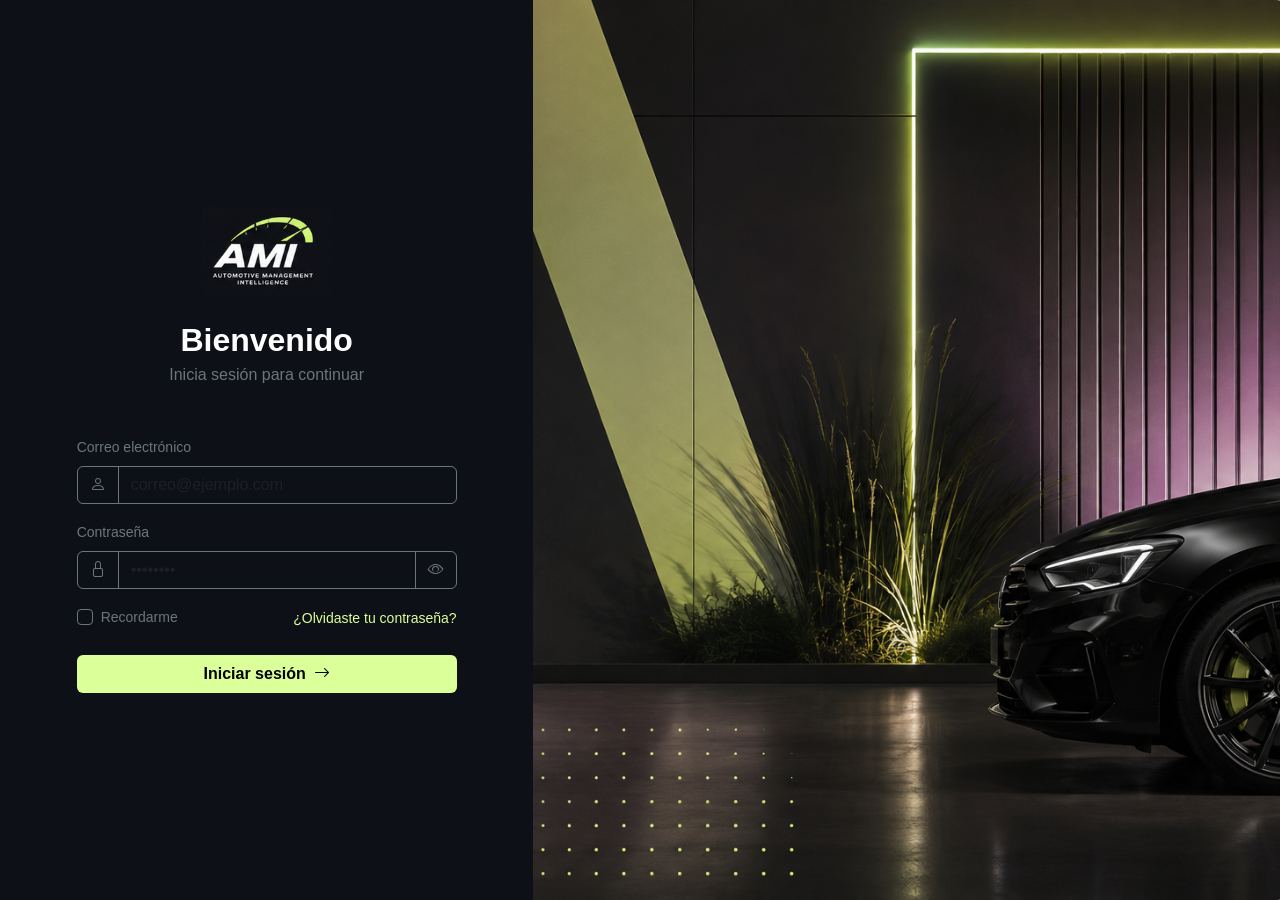
<file: Fronted/Login.html>
<!DOCTYPE html>
<html lang="es">
<head>
    <meta charset="UTF-8">
    <meta name="viewport" content="width=device-width, initial-scale=1.0">
    <title>AMI - Iniciar Sesión</title>
    <!-- Bootstrap CSS -->
    <link href="https://cdn.jsdelivr.net/npm/bootstrap@5.3.2/dist/css/bootstrap.min.css" rel="stylesheet">
    <!-- Bootstrap Icons -->
    <link rel="stylesheet" href="https://cdn.jsdelivr.net/npm/bootstrap-icons@1.11.1/font/bootstrap-icons.css">
    <!-- CSS Personalizado -->
    <link rel="stylesheet" href="CSS/style.css">
</head>
<body style="background-color: #0d1117; color: white;">

    <div class="container-fluid vh-100 p-0">
        <div class="row g-0 h-100">
<!-- Sección del Formulario (Izquierda) -->
<div class="col-12 col-lg-5 d-flex flex-column justify-content-center px-4">
    
    <!-- Contenedor centralizado con un ancho máximo (mx-auto centra el bloque) -->
    <div class="w-100 mx-auto" style="max-width: 380px;">
        
        <!-- LOGO CENTRADO (usando text-center) -->
        <div class="text-center mb-4">
            <img src="Assets/Logo_Ami.png" alt="AMI Logo" style="max-width: 140px;">
        </div>
        
        <!-- TEXTOS CENTRADOS (usando text-center) -->
        <div class="text-center mb-5">
            <h2 class="fw-bold mb-1">Bienvenido</h2>
            <p class="text-secondary">Inicia sesión para continuar</p>
        </div>

        <!-- FORMULARIO -->
        <form id="form-login">
            <div class="mb-3">
                <label class="form-label text-secondary small">Correo electrónico</label>
                <div class="input-group">
                    <span class="input-group-text bg-transparent border-secondary text-secondary"><i class="bi bi-person"></i></span>
                    <input type="email" class="form-control bg-transparent border-secondary text-white shadow-none" placeholder="correo@ejemplo.com" required>
                </div>
            </div>

            <div class="mb-3">
    <label class="form-label text-secondary small">Contraseña</label>
    <div class="input-group">
        <span class="input-group-text bg-transparent border-secondary text-secondary"><i class="bi bi-lock"></i></span>
        <!-- Agregamos id="password" -->
        <input type="password" id="password" class="form-control bg-transparent border-secondary text-white shadow-none" placeholder="••••••••" required>
        <!-- Agregamos id="togglePassword" y cursor pointer -->
        <span class="input-group-text bg-transparent border-secondary text-secondary" id="togglePassword" style="cursor: pointer;">
            <i class="bi bi-eye" id="iconoOjo"></i>
        </span>
    </div>
</div>

            <div class="d-flex justify-content-between align-items-center mb-4">
                <div class="form-check">
                    <input type="checkbox" class="form-check-input bg-transparent border-secondary shadow-none" id="recordarme">
                    <label class="form-check-label text-secondary small" for="recordarme">Recordarme</label>
                </div>
                <a href="#" class="text-decoration-none small" style="color: #DBFF99;" data-bs-toggle="modal" data-bs-target="#modalRecuperar">¿Olvidaste tu contraseña?</a>
            </div>

            <button type="submit" class="btn w-100 fw-bold d-flex justify-content-center align-items-center" style="background-color: #DBFF99; color: #000;">
                Iniciar sesión <i class="bi bi-arrow-right ms-2"></i>
            </button>
        </form>
    </div>
    
</div>

           <!-- Sección de la Imagen (Derecha) usando Background CSS -->
            <div class="col-lg-7 d-none d-lg-block p-0 h-100" 
            style="background-image: url('Assets/Login_Ami.png'); 
            background-size: cover; 
            background-position: center; 
            background-repeat: no-repeat;">
            </div>

    <!-- Script para redirigir al Dashboard -->
    <script>
        document.getElementById('form-login').addEventListener('submit', function(e) {
            e.preventDefault(); // Evita que recargue la página
            // Redirige a tu página de inicio
            window.location.href = 'index.html';
        });
    </script>
    <script>
    // 1. Funcionalidad para ver / ocultar contraseña
    const togglePassword = document.getElementById('togglePassword');
    const passwordInput = document.getElementById('password');
    const iconoOjo = document.getElementById('iconoOjo');

    togglePassword.addEventListener('click', function () {
        // Verificamos si el tipo actual es password y lo cambiamos a text (o viceversa)
        const type = passwordInput.getAttribute('type') === 'password' ? 'text' : 'password';
        passwordInput.setAttribute('type', type);

        // Cambiamos el icono del ojo abierto al ojo tachado (slash) y viceversa
        iconoOjo.classList.toggle('bi-eye');
        iconoOjo.classList.toggle('bi-eye-slash');
    });

    // 2. Funcionalidad para redirigir al Dashboard
    document.getElementById('form-login').addEventListener('submit', function(e) {
        e.preventDefault(); 
        window.location.href = 'index.html';
    });
</script>
</body>
</html>
</file>
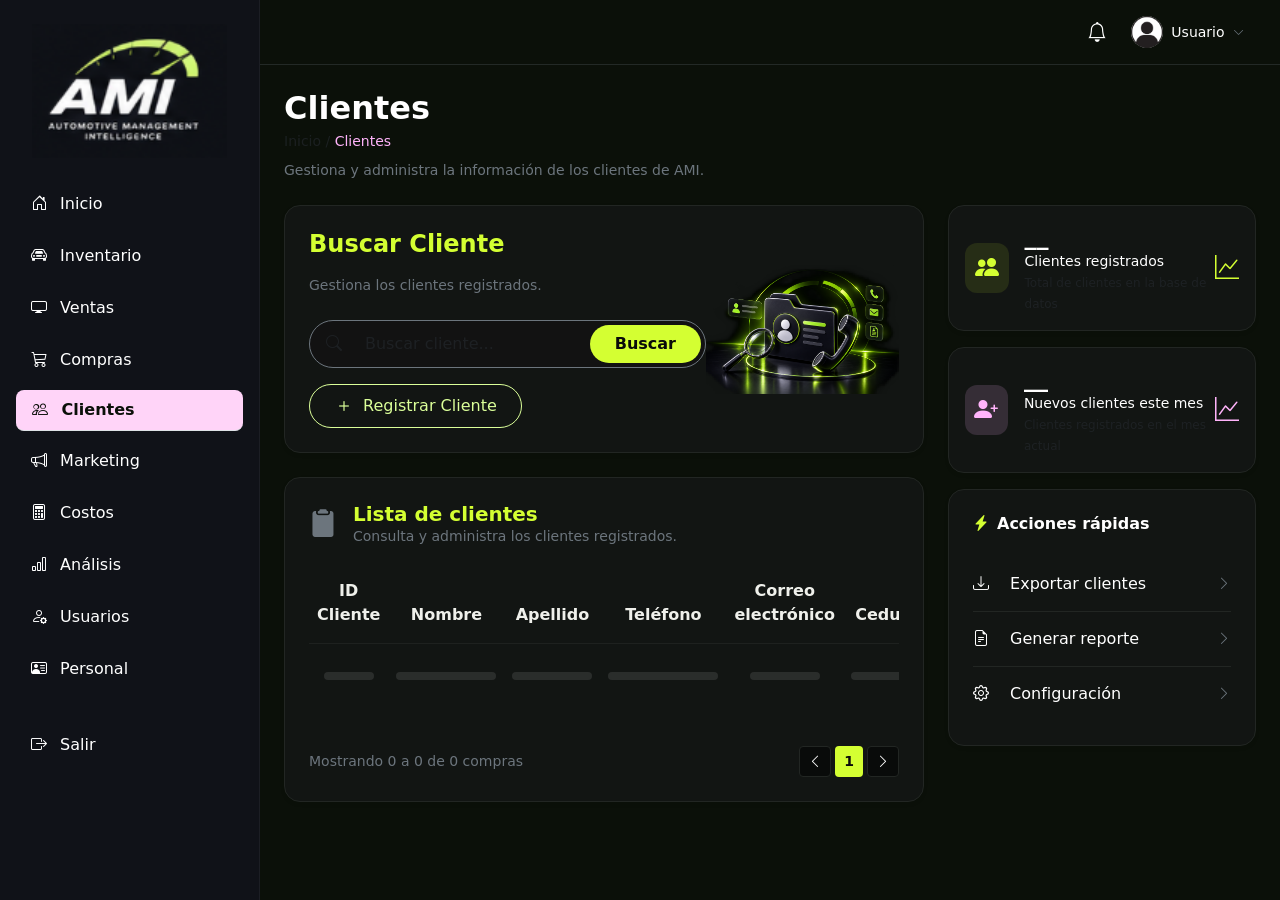
<file: Fronted/Pages/clientes.html>
<!DOCTYPE html>
<html lang="es">
<head>
    <meta charset="UTF-8">
    <meta name="viewport" content="width=device-width, initial-scale=1.0">
    <title>AMI - Clientes</title>
    <!-- Bootstrap CSS -->
    <link href="https://cdn.jsdelivr.net/npm/bootstrap@5.3.2/dist/css/bootstrap.min.css" rel="stylesheet">
    <!-- Bootstrap Icons -->
    <link rel="stylesheet" href="https://cdn.jsdelivr.net/npm/bootstrap-icons@1.11.1/font/bootstrap-icons.css">
    <link rel="stylesheet" href="../CSS/style.css">
     <style>
         /* Paleta de colores exacta según el diseño */
        body { background-color: #0B1009; color: #EFF0EB; font-family: system-ui, -apple-system, sans-serif; }
        .card-custom { background-color: #121810; border: 1px solid rgba(255, 255, 255, 0.05); }
        .bg-sidebar { background-color: #101218; border-right: 1px solid rgba(255, 255, 255, 0.05); }
        
        .text-neon-green { color: #DBFF99 !important; }
        .bg-neon-green { background-color: #eaebe7 !important; color: #0B1009 !important; }
        .text-neon-pink { color: #FFD4F8 !important; }
        .bg-neon-pink { background-color: #FFD4F8 !important; color: #0B1009 !important; }
        
        /* Controles de formulario y botones */
        .form-control-dark { background-color: #1A2218; border: 1px solid rgba(255,255,255,0.1); color: #EFF0EB; }
        .form-control-dark:focus { background-color: #1A2218; color: #EFF0EB; border-color: #DBFF99; box-shadow: none; }
        .btn-outline-green { border: 1px solid #DBFF99; color: #DBFF99; }
        .btn-outline-green:hover { background-color: rgba(219, 255, 153, 0.1); color: #DBFF99; }
        
        /* Tabla personalizada */
        .table-dark-custom { --bs-table-bg: transparent; --bs-table-color: #EFF0EB; --bs-table-border-color: rgba(255,255,255,0.05); }
        .table-dark-custom th { font-weight: 600; color: #EFF0EB; border-bottom: 1px solid rgba(255,255,255,0.05); padding-bottom: 1rem; }
        .table-dark-custom td { padding: 1rem 0.5rem; vertical-align: middle; border-bottom: none; }
        
        /* Elementos vacíos de la tabla (las barritas grises del diseño) */
        .placeholder-line { display: inline-block; width: 60%; height: 8px; background-color: rgba(255, 255, 255, 0.1); border-radius: 4px; }
        
       /* Menú lateral */
        .sidebar-link { color: #EFF0EB; transition: 0.2s; }
        .sidebar-link:hover { background-color: rgba(16, 18, 24); }
       .sidebar-active { background-color: #FFD4F8; color: #0B1009 !important; font-weight: bold; }
        
        /* Enlaces de acciones rápidas */
        .action-link { text-decoration: none; color: #EFF0EB; transition: 0.2s; }
        .action-link:hover { color: #DBFF99; }
        
        /* Paginación */
        .page-btn { background-color: #101218; border: 1px solid rgba(16, 18, 24); color: #EFF0EB; width: 32px; height: 32px; display: flex; align-items: center; justify-content: center; border-radius: 6px; cursor: pointer;}
        .page-btn.active { background-color: #DBFF99; color: #101218; border-color: #DBFF99; font-weight: bold; }
         .page-btn.active {
            background-color: var(--neon-purple);
            border-color: var(--neon-purple);
            box-shadow: 0 0 10px var(--neon-purple-glow);
        }

        .page-btn {
            width: 32px;
            height: 32px;
            display: inline-flex;
            align-items: center;
            justify-content: center;
            border-radius: 8px;
            background-color: var(--bg-input);
            border: 1px solid var(--border-subtle);
            color: #FFF;
            font-size: 0.85rem;
            text-decoration: none;
        }

        .icon-box-purple { background: rgba(168, 85, 247, 0.15); color: var(--neon-purple); }
        .icon-box-lime { background: rgba(163, 230, 53, 0.15); color: var(--neon-lime); }
        .icon-box-blue { background: rgba(56, 189, 248, 0.15); color: var(--neon-blue); }
        .icon-box-dark { background: rgba(255, 255, 255, 0.05); color: var(--text-muted-custom); }

        .icon-box {
            width: 44px;
            height: 44px;
            border-radius: 12px;
            display: flex;
            align-items: center;
            justify-content: center;
            font-size: 1.2rem;
            flex-shrink: 0;
        }

         .table-custom {
            --bs-table-bg: transparent;
            --bs-table-color: #F9FAFB;
            --bs-table-border-color: var(--border-subtle);
        }

        .table-custom th {
            color: var(--text-muted-custom);
            font-weight: 500;
            font-size: 0.82rem;
            border-bottom-width: 1px;
        }

        .table-custom td {
            padding: 0.9rem 0.5rem;
            font-size: 0.88rem;
        }

        .badge-finalizada {
            border: 1px solid #4B5563;
            color: #9CA3AF;
            background: rgba(75, 85, 99, 0.15);
            font-weight: 500;
            padding: 0.35em 0.8em;
        }

        .badge-activa {
            border: 1px solid var(--neon-lime);
            color: var(--neon-lime);
            background: rgba(163, 230, 53, 0.08);
            font-weight: 500;
            padding: 0.35em 0.8em;
        }

        .badge-programada {
            border: 1px solid var(--neon-purple);
            color: #D8B4FE;
            background: rgba(168, 85, 247, 0.1);
            font-weight: 500;
            padding: 0.35em 0.8em;
        }

        .form-control-dark {
            background-color: var(--bg-input);
            border: 1px solid var(--border-subtle);
            color: #FFF;
            border-radius: 10px;
        }

        .form-control-dark::placeholder {
            color: #6B7280;
        }

        .form-control-dark:focus {
            background-color: var(--bg-input);
            color: #FFF;
            border-color: var(--neon-purple);
            box-shadow: 0 0 10px var(--neon-purple-glow);
        }
        .btn-neon-lime:hover {
            transform: translateY(-1px);
            box-shadow: 0 0 18px var(--neon-lime-glow);
        }

        .btn-purple {
            background-color: var(--neon-purple) !important;
            color: #FFF !important;
            font-weight: 600;
            border: none;
            box-shadow: 0 0 12px var(--neon-purple-glow);
        }

        .btn-purple:hover {
            background-color: #9333EA !important;
            box-shadow: 0 0 18px var(--neon-purple-glow);
        }

        .text-subhead {
            color: var(--text-muted-custom) !important;
        }

        .text-banner-desc {
            color: var(--text-banner-sub) !important;
        }

        /* Botones */
        .btn-neon-lime {
            background-color: var(--neon-lime) !important;
            color: #07060B !important;
            font-weight: 700;
            border: none;
            box-shadow: 0 0 12px var(--neon-lime-glow);
            transition: all 0.2s ease;
        }

        .hero-banner {
            background: linear-gradient(135deg, #1D1035 0%, #0F1019 70%);
            border: 1px solid rgba(168, 85, 247, 0.25);
            border-radius: 20px;
            position: relative;
            overflow: hidden;
        }

        .hero-banner::after {
            content: '';
            position: absolute;
            top: -50%;
            right: -10%;
            width: 300px;
            height: 300px;
            background: radial-gradient(circle, var(--neon-purple-glow) 0%, transparent 70%);
            pointer-events: none;
        }

        .dark-card {
            background-color: var(--bg-card);
            border: 1px solid var(--border-subtle);
            border-radius: 18px;
            transition: transform 0.2s ease, box-shadow 0.2s ease;
        }

        .sidebar-active-pink {
            background-color: var(--pink-soft) !important;
            color: #07060B !important;
            font-weight: 700;
            box-shadow: 0 0 12px var(--pink-soft-glow);
        }

        .sidebar-promo-card {
            background: linear-gradient(135deg, #1C132B 0%, #0F1019 100%);
            border: 1px solid rgba(229, 143, 229, 0.2);
            border-radius: 16px;
        }

        #sidebar-wrapper {
            width: 250px;
            min-height: 100vh;
            background-color: var(--bg-sidebar);
            border-right: 1px solid var(--border-subtle);
        }
        :root {
            --bg-main: #07060B;
            --bg-card: #0F1019;
            --bg-card-hover: #151724;
            --bg-sidebar: #0B0C12;
            --bg-input: #161722;
            
            /* Rosa bajo sólido para botones activos */
            --pink-soft: #E58FE5;
            --pink-soft-glow: rgba(229, 143, 229, 0.25);
            
            --neon-purple: #A855F7;
            --neon-purple-glow: rgba(168, 85, 247, 0.35);
            --neon-lime: #A3E635;
            --neon-lime-glow: rgba(163, 230, 53, 0.35);
            --neon-blue: #38BDF8;
            
            --border-subtle: rgba(255, 255, 255, 0.08);
            --text-muted-custom: #A1A1AA; 
            --text-banner-sub: #CBD5E1;   
        } 
        
    </style>
</head>
<body>
    <div class="d-flex" id="wrapper">
        
        <!-- Sidebar (Menú Lateral) -->
        <div class="sidebar" id="sidebar-wrapper" style="background-color: #101218; border-right: 1px solid rgba(255, 255, 255, 0.05); width: 250px;">
            <div class="sidebar-heading text-center py-4">
                <img src="../Assets/Logo_Ami.png" alt="AMI Logo" class="img-fluid w-75">
            </div>
            <div class="list-group list-group-flush px-3 sidebar-menu">
                <a href="../index.html" class="list-group-item list-group-item-action sidebar-link rounded-3 mb-2 bg-transparent">
                    <i class="bi bi-house-door me-2"></i> Inicio
                </a>
                <a href="inventario.html" class="list-group-item list-group-item-action sidebar-link rounded-3 mb-2 bg-transparent">
                    <i class="bi bi-car-front me-2"></i> Inventario
                </a>
                <a href="ventas.html" class="list-group-item list-group-item-action sidebar-link rounded-3 mb-2 bg-transparent">
                    <i class="bi bi-display me-2"></i> Ventas
                </a>
                <a href="compras.html" class="list-group-item list-group-item-action sidebar-link rounded-3 mb-2 bg-transparent">
                    <i class="bi bi-cart3 me-2"></i> Compras
                </a>
                <!-- Active Tab: Clientes (Rosa) -->
                <a href="clientes.html" class="list-group-item list-group-item-action sidebar-active rounded-3 mb-2">
                    <i class="bi bi-people me-2"></i> Clientes
                </a>
                <a href="marketing.html" class="list-group-item list-group-item-action sidebar-link rounded-3 mb-2 bg-transparent">
                    <i class="bi bi-megaphone me-2"></i> Marketing
                </a>
                <a href="Costos.html" class="list-group-item list-group-item-action sidebar-link rounded-3 mb-2">
                    <i class="bi bi-calculator me-2"></i> Costos
                </a>
                <a href="reportes.html" class="list-group-item list-group-item-action sidebar-link rounded-3 mb-2 bg-transparent">
                    <i class="bi bi-bar-chart me-2"></i> Análisis
                </a>
                <a href="usuarios.html" class="list-group-item list-group-item-action sidebar-link rounded-3 mb-2 bg-transparent">
                    <i class="bi bi-person-gear me-2"></i> Usuarios
                </a>
                <a href="recursosHumanos.html" class="list-group-item list-group-item-action sidebar-link rounded-3 mb-2">
                    <i class="bi bi-person-vcard me-2"></i> Personal
                </a>
                
                <div class="mt-4 mb-3">
                    <a href="#" class="list-group-item list-group-item-action sidebar-link rounded-3 bg-transparent">
                        <i class="bi bi-box-arrow-right me-2"></i> Salir
                    </a>
                </div>
            </div>
        </div>
        
        <div class="flex-grow-1 overflow-auto" style="height: 100vh;">     
            <!-- Navbar Superior -->
            <!-- Navbar Superior -->
           <nav class="navbar navbar-expand-lg navbar-dark bg-transparent py-3 px-4 border-bottom border-secondary border-opacity-25">
                <div class="container-fluid">
                    <div class="ms-auto d-flex align-items-center">
                        <div class="position-relative me-4 cursor-pointer text-white">
                            <i class="bi bi-bell fs-5"></i>
                        </div>
                        <!-- Usuario -->
                        <div class="d-flex align-items-center cursor-pointer text-white">
                            <img src="../Assets/User.jpg" alt="Usuario" class="rounded-circle me-2" style="width: 32px; height: 32px; object-fit: cover;">
                            <span class="small">Usuario <i class="bi bi-chevron-down ms-1 text-secondary" style="font-size: 0.8em;"></i></span>
                        </div>
                    </div>
                </div>
            </nav>
            
            <div class="container-fluid px-4 py-4">
                <!-- Encabezado de la página -->
                <div class="mb-4 text-white">
                    <h2 class="fw-bold mb-1">Clientes</h2>
                    <p class="text-muted small mb-2">Inicio / <span class="text-pink">Clientes</span></p>
                    <p class="text-secondary small">Gestiona y administra la información de los clientes de AMI.</p>
                </div>

                <div class="row g-4">
                    <div class="col-xl-8 col-lg-7">
                        
                        <div class="card dark-card border-0 rounded-4 shadow-sm mb-4 position-relative overflow-hidden">
                            <div class="card-body p-4 d-flex justify-content-between align-items-center">
                               <div class="w-60 position-relative" style="z-index: 2;">
                                <h4 class="text-neon fw-bold mb-3">Buscar Cliente</h4>
                                <p class="text-secondary small mb-4">Gestiona los clientes registrados.</p><div class="d-flex align-items-center gap-3 flex-wrap">
                                <div class="input-group flex-grow-1 border border-secondary rounded-pill" style="max-width: 450px; background-color: #121212;">
                                    <span class="input-group-text bg-transparent border-0 text-muted rounded-start-pill ps-3">
                                        <i class="bi bi-search"></i>
                                    </span>
                                    <input type="text" class="form-control bg-transparent border-0 text-white shadow-none" placeholder="Buscar cliente...">
                                    <button class="btn btn-neon rounded-pill px-4 fw-bold m-1" type="button">
                                        Buscar
                                    </button>
                                    </div>
        
                                    <button class="btn btn-outline-green rounded-pill px-4" data-bs-toggle="modal" data-bs-target="#modalCliente">
                                     <i class="bi bi-plus fs-5 align-middle me-1"></i> Registrar Cliente
                                    </button>
                                    </div>
                                </div>
                                <div class="w-40 text-end position-relative" style="z-index: 1;">
                                    <img src="../Assets/Clientes.png" alt="Iconos de clientes" class="img-fluid" style="max-height: 200px;">
                                </div>
                            </div>
                        </div>

                        <!-- Tarjeta Tabla -->
                        <div class="card dark-card border-0 rounded-4 shadow-sm">
                            <div class="card-body p-4">
                                <div class="d-flex justify-content-between align-items-center mb-4">
                                    <div class="d-flex align-items-center">
                                        <i class="bi bi-clipboard2-fill fs-3 text-secondary me-3"></i>
                                        <div>
                                            <h5 class="text-neon fw-bold mb-0">Lista de clientes</h5>
                                            <p class="text-secondary small mb-0">Consulta y administra los clientes registrados.</p>
                                        </div>
                                    </div>
                                </div>

                                <!-- Cabeceras de Tabla -->
                                <div class="table-responsive">
                                     <table class="table table-dark-custom mb-4">
                                        <thead>
                                            <tr>
                                                <th class="text-center">ID Cliente</th>
                                                <th class="text-center">Nombre</th>
                                                <th class="text-center">Apellido</th>
                                                <th class="text-center">Teléfono</th>
                                                <th class="text-center">Correo electrónico</th>
                                                <th class="text-center">Cedula</th>
                                                <th class="text-center">Acciones</th>
                                            </tr>
                                        </thead>
                                        <tbody>
                                            <!-- Fila Activo -->
                                            <tr>
                                                <td class="text-center"><span class="placeholder-line" style="width: 50px;"></span></td>
                                                <td class="text-center"><span class="placeholder-line" style="width: 100px;"></span></td>
                                                <td class="text-center"><span class="placeholder-line" style="width: 80px;"></span></td>
                                                <td class="text-center"><span class="placeholder-line" style="width: 110px;"></span></td>
                                                <td class="text-center"><span class="placeholder-line" style="width: 70px;"></span></td>
                                                <td class="text-center"><span class="placeholder-line" style="width: 70px;"></span></td>
                                                <td class="text-center">
                                                    <div class="dropdown">
                                                        <button class="btn btn-link text-secondary p-0 border-0" type="button" data-bs-toggle="dropdown" aria-expanded="false">
                                                            <i class="bi bi-three-dots-vertical fs-5"></i>
                                                        </button>
                                                        <ul class="dropdown-menu dropdown-menu-dark dropdown-menu-dark-custom shadow-sm">
                                                            <li><a class="dropdown-item text-white" href="#"><i class="bi bi-pencil-square me-2 text-neon"></i> Editar</a></li>
                                                            <li><hr class="dropdown-divider border-secondary opacity-25 my-1"></li>
                                                            <li><a class="dropdown-item text-danger" href="#"><i class="bi bi-trash me-2"></i> Eliminar</a></li>
                                                        </ul>
                                                    </div>
                                                </td>
                                            </tr>                                         
                                        </tbody>
                                    </table>
                                </div>
                               <div class="d-flex justify-content-between align-items-center mt-3 text-secondary small">
                                    <span>Mostrando 0 a 0 de 0 compras</span>
                                    <div class="d-flex pagination-dark">
                                        <button class="btn btn-sm btn-dark-page me-1"><i class="bi bi-chevron-left"></i></button>
                                        <button class="btn btn-sm btn-page-active me-1">1</button>
                                        <button class="btn btn-sm btn-dark-page"><i class="bi bi-chevron-right"></i></button>
                                    </div>
                                </div>
                            </div>
                        </div>
                    </div>

                    <!-- Columna Derecha (Estadísticas y Acciones) -->
                    <div class="col-xl-4 col-lg-5">
                        <div class="card dark-card border-0 rounded-4 shadow-sm mb-3">
                            <div class="card-body p-3 d-flex align-items-center">
                                <div class="stat-icon bg-icon-green text-neon me-3"><i class="bi bi-people-fill fs-4"></i></div>
                                <div>
                                    <h4 class="text-white mb-0 fw-bold">__</h4>
                                    <p class="text-secondary small mb-0 text-white">Clientes registrados <br><span class="text-muted" style="font-size: 0.75rem;">Total de clientes en la base de datos</span></p>
                                </div>
                                <div class="ms-auto"><i class="bi bi-graph-up text-neon fs-4"></i></div>
                            </div>
                        </div>

                        <div class="card dark-card border-0 rounded-4 shadow-sm mb-3">
                            <div class="card-body p-3 d-flex align-items-center">
                                <div class="stat-icon bg-icon-pink text-pink me-3"><i class="bi bi-person-plus-fill fs-4"></i></div>
                                <div>
                                    <h4 class="text-white mb-0 fw-bold">__</h4>
                                    <p class="text-secondary small mb-0 text-white">Nuevos clientes este mes <br><span class="text-muted" style="font-size: 0.75rem;">Clientes registrados en el mes actual</span></p>
                                </div>
                                <div class="ms-auto"><i class="bi bi-graph-up text-pink fs-4"class="bi bi-graph-up text-neon fs-4"></i></div>
                            </div>
                        </div>

                        <!-- Acciones Rápidas -->
                        <div class="card dark-card border-0 rounded-4 shadow-sm p-2">
                            <div class="card-body">
                                <h6 class="text-white fw-bold mb-4"><i class="bi bi-lightning-charge-fill text-neon me-2"></i>Acciones rápidas</h6>
                                <div class="list-group list-group-flush dark-list">
                                    <a href="#" class="list-group-item list-group-item-action d-flex justify-content-between align-items-center">
                                        <span><i class="bi bi-download me-3"></i> Exportar clientes</span> <i class="bi bi-chevron-right text-secondary small"></i>
                                    </a>
                                    <a href="#" class="list-group-item list-group-item-action d-flex justify-content-between align-items-center">
                                        <span><i class="bi bi-file-earmark-text me-3"></i> Generar reporte</span> <i class="bi bi-chevron-right text-secondary small"></i>
                                    </a>
                                    <a href="#" class="list-group-item list-group-item-action d-flex justify-content-between align-items-center border-bottom-0">
                                        <span><i class="bi bi-gear me-3"></i> Configuración</span> <i class="bi bi-chevron-right text-secondary small"></i>
                                    </a>
                                </div>
                            </div>
                        </div>
                    </div>
                    
                </div>
            </div>
        </div>
    </div>
     <div class="modal fade" id="modalCliente" tabindex="-1" aria-hidden="true">
    <div class="modal-dialog modal-dialog-centered">
        <div class="modal-content card-custom text-white">
            <div class="modal-header border-bottom border-secondary border-opacity-25">
                <h5 class="modal-title fw-bold"><i class="bi bi-display text-neon-green me-2"></i>Gestión de compras</h5>
                <button type="button" class="btn-close btn-close-white" data-bs-dismiss="modal" aria-label="Close"></button>
            </div>
            <div class="modal-body">
                <form>
                    <div class="row g-3">
                        <div class="col-md-12">
                            <label class="form-label small text-secondary">ID del cliente (Autogenerado)</label>
                            <input type="text" class="form-control form-control-dark" placeholder="XXXX" readonly>
                        </div>
                        <div class="col-md-6">
                            <label class="form-label small text-secondary">Nombre</label>
                            <input type="text" class="form-control form-control-dark" placeholder="Nombre del cliente">
                        </div>
                        <div class="col-md-6">
                            <label class="form-label small text-secondary">Apellido</label>
                            <input type="text" class="form-control form-control-dark" placeholder="Apellido del cliente">
                        </div>
                        <div class="col-md-6">
                            <label class="form-label small text-secondary">Telefono</label>
                            <input type="text" class="form-control form-control-dark" placeholder="Telefono del cliente">
                        </div>
                       <div class="col-md-6">
                            <label class="form-label small text-secondary">Correo Electronico</label>
                            <input type="text" class="form-control form-control-dark" placeholder="Correo del cliente">
                        </div>
                        <div class="col-md-6">
                            <label class="form-label small text-secondary">cedula</label>
                            <input type="text" class="form-control form-control-dark" placeholder="cedula del cliente">
                        </div><div class="col-6">
                                <label class="form-label small text-subhead">Fecha de registro</label>
                                <input type="date" class="form-control form-control-dark" required>
                            </div>
                        <div class="modal-footer border-top border-secondary border-opacity-25">
                    <button type="button" class="btn border-secondary text-white rounded-pill px-4" data-bs-dismiss="modal">Cancelar</button>
                    <button type="button" class="btn bg-neon-green fw-bold rounded-pill px-4 text-dark">Guardar Cliente</button>
                </div>
                    </div>

    <script src="https://cdn.jsdelivr.net/npm/bootstrap@5.3.2/dist/js/bootstrap.bundle.min.js"></script>
</body>
</html>
</file>
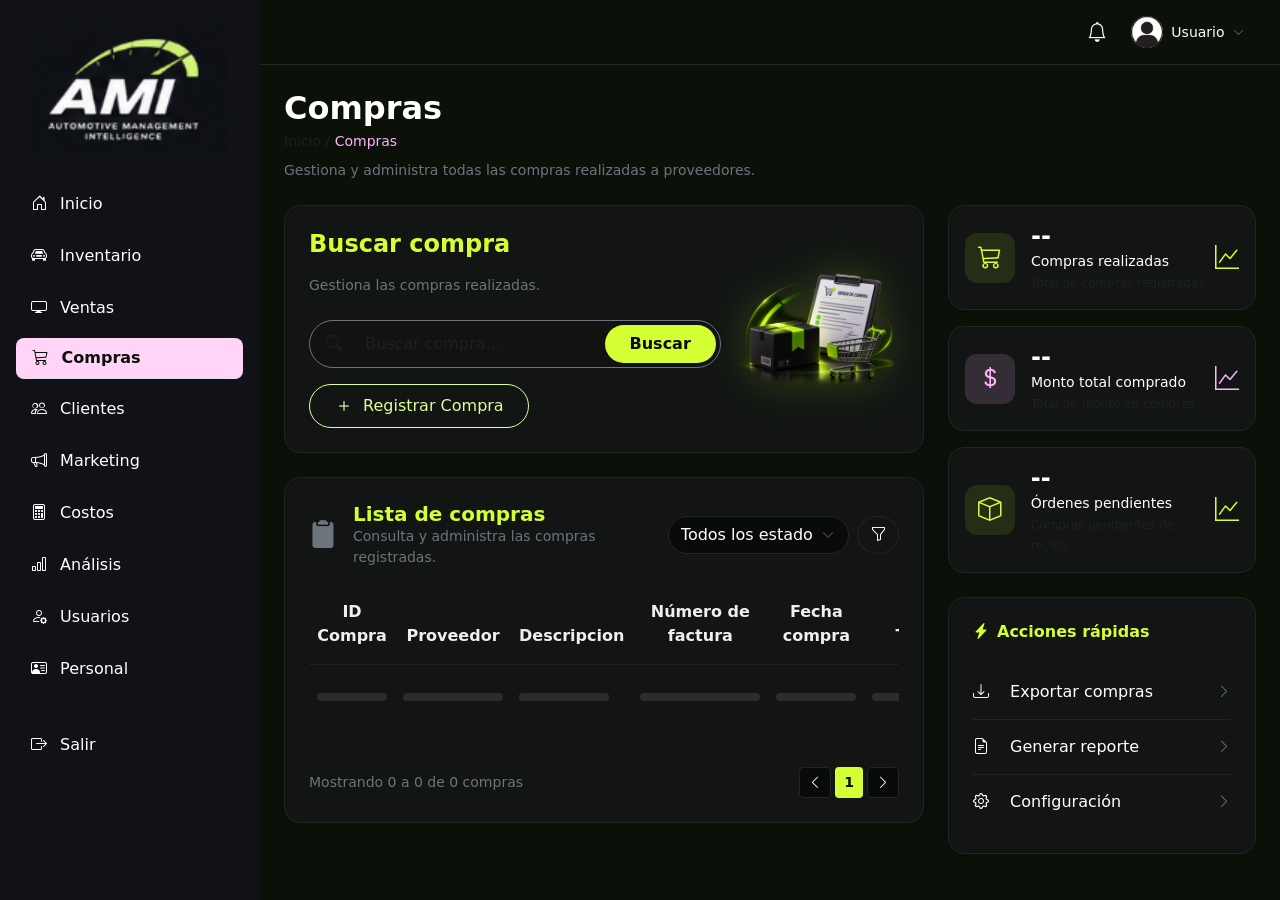
<file: Fronted/Pages/compras.html>
<!DOCTYPE html>
<html lang="es">
<head>
    <meta charset="UTF-8">
    <meta name="viewport" content="width=device-width, initial-scale=1.0">
    <title>AMI - Compras</title>
    <!-- Bootstrap CSS -->
    <link href="https://cdn.jsdelivr.net/npm/bootstrap@5.3.2/dist/css/bootstrap.min.css" rel="stylesheet">
    <!-- Bootstrap Icons -->
    <link rel="stylesheet" href="https://cdn.jsdelivr.net/npm/bootstrap-icons@1.11.1/font/bootstrap-icons.css">
    <link rel="stylesheet" href="../CSS/style.css">
    <style>
         /* Paleta de colores exacta según el diseño */
        body { background-color: #0B1009; color: #EFF0EB; font-family: system-ui, -apple-system, sans-serif; }
        .card-custom { background-color: #121810; border: 1px solid rgba(255, 255, 255, 0.05); }
        .bg-sidebar { background-color: #101218; border-right: 1px solid rgba(255, 255, 255, 0.05); }
        
        .text-neon-green { color: #DBFF99 !important; }
        .bg-neon-green { background-color: #eaebe7 !important; color: #0B1009 !important; }
        .text-neon-pink { color: #FFD4F8 !important; }
        .bg-neon-pink { background-color: #FFD4F8 !important; color: #0B1009 !important; }
        
        /* Controles de formulario y botones */
        .form-control-dark { background-color: #1A2218; border: 1px solid rgba(255,255,255,0.1); color: #EFF0EB; }
        .form-control-dark:focus { background-color: #1A2218; color: #EFF0EB; border-color: #DBFF99; box-shadow: none; }
        .btn-outline-green { border: 1px solid #DBFF99; color: #DBFF99; }
        .btn-outline-green:hover { background-color: rgba(219, 255, 153, 0.1); color: #DBFF99; }
        
        /* Tabla personalizada */
        .table-dark-custom { --bs-table-bg: transparent; --bs-table-color: #EFF0EB; --bs-table-border-color: rgba(255,255,255,0.05); }
        .table-dark-custom th { font-weight: 600; color: #EFF0EB; border-bottom: 1px solid rgba(255,255,255,0.05); padding-bottom: 1rem; }
        .table-dark-custom td { padding: 1rem 0.5rem; vertical-align: middle; border-bottom: none; }
        
        /* Elementos vacíos de la tabla (las barritas grises del diseño) */
        .placeholder-line { display: inline-block; width: 60%; height: 8px; background-color: rgba(255, 255, 255, 0.1); border-radius: 4px; }
        
       /* Menú lateral */
        .sidebar-link { color: #EFF0EB; transition: 0.2s; }
        .sidebar-link:hover { background-color: rgba(16, 18, 24); }
       .sidebar-active { background-color: #FFD4F8; color: #0B1009 !important; font-weight: bold; }
        
        /* Enlaces de acciones rápidas */
        .action-link { text-decoration: none; color: #EFF0EB; transition: 0.2s; }
        .action-link:hover { color: #DBFF99; }
        
        /* Paginación */
        .page-btn { background-color: #101218; border: 1px solid rgba(16, 18, 24); color: #EFF0EB; width: 32px; height: 32px; display: flex; align-items: center; justify-content: center; border-radius: 6px; cursor: pointer;}
        .page-btn.active { background-color: #DBFF99; color: #101218; border-color: #DBFF99; font-weight: bold; }
         .page-btn.active {
            background-color: var(--neon-purple);
            border-color: var(--neon-purple);
            box-shadow: 0 0 10px var(--neon-purple-glow);
        }

        .page-btn {
            width: 32px;
            height: 32px;
            display: inline-flex;
            align-items: center;
            justify-content: center;
            border-radius: 8px;
            background-color: var(--bg-input);
            border: 1px solid var(--border-subtle);
            color: #FFF;
            font-size: 0.85rem;
            text-decoration: none;
        }

        .icon-box-purple { background: rgba(168, 85, 247, 0.15); color: var(--neon-purple); }
        .icon-box-lime { background: rgba(163, 230, 53, 0.15); color: var(--neon-lime); }
        .icon-box-blue { background: rgba(56, 189, 248, 0.15); color: var(--neon-blue); }
        .icon-box-dark { background: rgba(255, 255, 255, 0.05); color: var(--text-muted-custom); }

        .icon-box {
            width: 44px;
            height: 44px;
            border-radius: 12px;
            display: flex;
            align-items: center;
            justify-content: center;
            font-size: 1.2rem;
            flex-shrink: 0;
        }

         .table-custom {
            --bs-table-bg: transparent;
            --bs-table-color: #F9FAFB;
            --bs-table-border-color: var(--border-subtle);
        }

        .table-custom th {
            color: var(--text-muted-custom);
            font-weight: 500;
            font-size: 0.82rem;
            border-bottom-width: 1px;
        }

        .table-custom td {
            padding: 0.9rem 0.5rem;
            font-size: 0.88rem;
        }

        .badge-finalizada {
            border: 1px solid #4B5563;
            color: #9CA3AF;
            background: rgba(75, 85, 99, 0.15);
            font-weight: 500;
            padding: 0.35em 0.8em;
        }

        .badge-activa {
            border: 1px solid var(--neon-lime);
            color: var(--neon-lime);
            background: rgba(163, 230, 53, 0.08);
            font-weight: 500;
            padding: 0.35em 0.8em;
        }

        .badge-programada {
            border: 1px solid var(--neon-purple);
            color: #D8B4FE;
            background: rgba(168, 85, 247, 0.1);
            font-weight: 500;
            padding: 0.35em 0.8em;
        }

        .form-control-dark {
            background-color: var(--bg-input);
            border: 1px solid var(--border-subtle);
            color: #FFF;
            border-radius: 10px;
        }

        .form-control-dark::placeholder {
            color: #6B7280;
        }

        .form-control-dark:focus {
            background-color: var(--bg-input);
            color: #FFF;
            border-color: var(--neon-purple);
            box-shadow: 0 0 10px var(--neon-purple-glow);
        }
        .btn-neon-lime:hover {
            transform: translateY(-1px);
            box-shadow: 0 0 18px var(--neon-lime-glow);
        }

        .btn-purple {
            background-color: var(--neon-purple) !important;
            color: #FFF !important;
            font-weight: 600;
            border: none;
            box-shadow: 0 0 12px var(--neon-purple-glow);
        }

        .btn-purple:hover {
            background-color: #9333EA !important;
            box-shadow: 0 0 18px var(--neon-purple-glow);
        }

        .text-subhead {
            color: var(--text-muted-custom) !important;
        }

        .text-banner-desc {
            color: var(--text-banner-sub) !important;
        }

        /* Botones */
        .btn-neon-lime {
            background-color: var(--neon-lime) !important;
            color: #07060B !important;
            font-weight: 700;
            border: none;
            box-shadow: 0 0 12px var(--neon-lime-glow);
            transition: all 0.2s ease;
        }

        .hero-banner {
            background: linear-gradient(135deg, #1D1035 0%, #0F1019 70%);
            border: 1px solid rgba(168, 85, 247, 0.25);
            border-radius: 20px;
            position: relative;
            overflow: hidden;
        }

        .hero-banner::after {
            content: '';
            position: absolute;
            top: -50%;
            right: -10%;
            width: 300px;
            height: 300px;
            background: radial-gradient(circle, var(--neon-purple-glow) 0%, transparent 70%);
            pointer-events: none;
        }

        .dark-card {
            background-color: var(--bg-card);
            border: 1px solid var(--border-subtle);
            border-radius: 18px;
            transition: transform 0.2s ease, box-shadow 0.2s ease;
        }

        .sidebar-active-pink {
            background-color: var(--pink-soft) !important;
            color: #07060B !important;
            font-weight: 700;
            box-shadow: 0 0 12px var(--pink-soft-glow);
        }

        .sidebar-promo-card {
            background: linear-gradient(135deg, #1C132B 0%, #0F1019 100%);
            border: 1px solid rgba(229, 143, 229, 0.2);
            border-radius: 16px;
        }

        #sidebar-wrapper {
            width: 250px;
            min-height: 100vh;
            background-color: var(--bg-sidebar);
            border-right: 1px solid var(--border-subtle);
        }
        :root {
            --bg-main: #07060B;
            --bg-card: #0F1019;
            --bg-card-hover: #151724;
            --bg-sidebar: #0B0C12;
            --bg-input: #161722;
            
            /* Rosa bajo sólido para botones activos */
            --pink-soft: #E58FE5;
            --pink-soft-glow: rgba(229, 143, 229, 0.25);
            
            --neon-purple: #A855F7;
            --neon-purple-glow: rgba(168, 85, 247, 0.35);
            --neon-lime: #A3E635;
            --neon-lime-glow: rgba(163, 230, 53, 0.35);
            --neon-blue: #38BDF8;
            
            --border-subtle: rgba(255, 255, 255, 0.08);
            --text-muted-custom: #A1A1AA; 
            --text-banner-sub: #CBD5E1;   
        } 
        
    </style>
</head>
<body>
     <div class="d-flex" id="wrapper">
        
        <!-- Sidebar (Menú Lateral) -->
        
        <div class="sidebar" id="sidebar-wrapper" style="background-color: #101218; border-right: 1px solid rgba(16, 18, 24);">
            <div class="sidebar-heading text-center py-4">
                <img src="../Assets/Logo_Ami.png" alt="AMI Logo" class="img-fluid w-75">
            </div>
            <div class="list-group list-group-flush px-3 sidebar-menu">
                <!-- Enlace al Inicio -->
                <a href="../index.html" class="list-group-item list-group-item-action sidebar-link rounded-3 mb-2 text-white bg-transparent">
                    <i class="bi bi-house-door me-2"></i> Inicio
                </a>
                <!-- Active Tab: Inventario -->
                <a href="inventario.html" class="list-group-item list-group-item-action sidebar-link rounded-3 mb-2 text-white bg-transparent">
                    <i class="bi bi-car-front me-2"></i> Inventario
                </a>
                <a href="ventas.html" class="list-group-item list-group-item-action sidebar-link rounded-3 mb-2 text-white bg-transparent">
                    <i class="bi bi-display me-2"></i> Ventas
                </a>
                <a href="compras.html" class="list-group-item list-group-item-action sidebar-active rounded-3 mb-2">
                    <i class="bi bi-cart3 me-2"></i> Compras
                </a>
                <a href="clientes.html" class="list-group-item list-group-item-action sidebar-link rounded-3 mb-2 text-white bg-transparent">
                    <i class="bi bi-people me-2"></i> Clientes
                </a>
                <a href="marketing.html" class="list-group-item list-group-item-action sidebar-link rounded-3 mb-2 text-white bg-transparent">
                    <i class="bi bi-megaphone me-2"></i> Marketing
                </a>
                <a href="Costos.html" class="list-group-item list-group-item-action sidebar-link rounded-3 mb-2">
                    <i class="bi bi-calculator me-2"></i> Costos
                </a>
                <a href="reportes.html" class="list-group-item list-group-item-action sidebar-link rounded-3 mb-2 text-white bg-transparent">
                    <i class="bi bi-bar-chart me-2"></i> Análisis
                </a>
                <a href="usuarios.html" class="list-group-item list-group-item-action sidebar-link rounded-3 mb-2 text-white bg-transparent">
                    <i class="bi bi-person-gear me-2"></i> Usuarios
                </a>
                <a href="recursosHumanos.html" class="list-group-item list-group-item-action sidebar-link rounded-3 mb-2">
                    <i class="bi bi-person-vcard me-2"></i> Personal
                </a>
                
                <div class="mt-4 mb-3">
                    <a href="#" class="list-group-item list-group-item-action sidebar-link rounded-3 text-white bg-transparent">
                        <i class="bi bi-box-arrow-right me-2"></i> Salir
                    </a>
                </div>
            </div>
        </div>
            <div class="flex-grow-1 overflow-auto">     
            <!-- Navbar Superior -->
           <nav class="navbar navbar-expand-lg navbar-dark bg-transparent py-3 px-4 border-bottom border-secondary border-opacity-25">
                <div class="container-fluid">
                    <div class="ms-auto d-flex align-items-center">
                        <div class="position-relative me-4 cursor-pointer text-white">
                            <i class="bi bi-bell fs-5"></i>
                        </div>
                        <!-- Usuario -->
                        <div class="d-flex align-items-center cursor-pointer text-white">
                            <img src="../Assets/User.jpg" alt="Usuario" class="rounded-circle me-2" style="width: 32px; height: 32px; object-fit: cover;">
                            <span class="small">Usuario <i class="bi bi-chevron-down ms-1 text-secondary" style="font-size: 0.8em;"></i></span>
                        </div>
                    </div>
                </div>
            </nav>
           <div class="container-fluid px-4 py-4">
                <!-- Encabezado de la página -->
                <div class="mb-4 text-white">
                    <h2 class="fw-bold mb-1">Compras</h2>
                    <p class="text-muted small mb-2">Inicio / <span class="text-pink">Compras</span></p>
                    <p class="text-secondary small">Gestiona y administra todas las compras realizadas a proveedores.</p>
                </div>

                <div class="row g-4">
                    <!-- Columna Izquierda (Buscador y Tabla) -->
                    <div class="col-xl-8 col-lg-7">
                        <div class="card dark-card border-0 rounded-4 shadow-sm mb-4 position-relative overflow-hidden">
                            <div class="card-body p-4 d-flex justify-content-between align-items-center">
                                <div class="w-60 position-relative" style="z-index: 2;">
                                <h4 class="text-neon fw-bold mb-3">Buscar compra</h4>
                                <p class="text-secondary small mb-4">Gestiona las compras realizadas.</p><div class="d-flex align-items-center gap-3 flex-wrap">
                                <div class="input-group flex-grow-1 border border-secondary rounded-pill" style="max-width: 450px; background-color: #121212;">
                                    <span class="input-group-text bg-transparent border-0 text-muted rounded-start-pill ps-3">
                                        <i class="bi bi-search"></i>
                                    </span>
                                    <input type="text" class="form-control bg-transparent border-0 text-white shadow-none" placeholder="Buscar compra...">
                                    <button class="btn btn-neon rounded-pill px-4 fw-bold m-1" type="button">
                                        Buscar
                                    </button>
                        </div>
                                <button class="btn btn-outline-green rounded-pill px-4" data-bs-toggle="modal" data-bs-target="#modalCompra">
                                    <i class="bi bi-plus fs-5 align-middle me-1"></i> Registrar Compra
                                </button>
                            </div>
                        </div>
                                <div class="w-40 text-end position-relative z-index-1">
                                    <img src="../Assets/Compras.png" alt="Caja y Carrito" class="img-fluid hero-illustration">
                                </div>
                            </div>
                        </div>

                        <!-- Tarjeta Tabla -->
                        <div class="card dark-card border-0 rounded-4 shadow-sm">
                            <div class="card-body p-4">
                                <div class="d-flex justify-content-between align-items-center mb-4">
                                    <div class="d-flex align-items-center">
                                        <i class="bi bi-clipboard2-fill fs-3 text-secondary me-3"></i>
                                        <div>
                                            <h5 class="text-neon fw-bold mb-0">Lista de compras</h5>
                                            <p class="text-secondary small mb-0">Consulta y administra las compras registradas.</p>
                                        </div>
                                    </div>
                                    <div class="d-flex">
                                        <select class="form-select dark-select rounded-pill me-2 text-white">
                                            <option>Todos los estados</option>
                                            <option>Completado</option>
                                            <option>Pendiente</option>
                                        </select>
                                        <button class="btn btn-dark-outline rounded-circle"><i class="bi bi-funnel"></i></button>
                                    </div>
                                </div>
                                <!-- Cabeceras de Tabla -->
                                <div class="table-responsive">
                                     <table class="table table-dark-custom mb-4">
                                        <thead>
                                            <tr>
                                                <th class="text-center">ID Compra</th>
                                                <th class="text-center">Proveedor</th>
                                                <th class="text-center">Descripcion</th>
                                                <th class="text-center">Número de factura</th>
                                                <th class="text-center">Fecha compra</th>
                                                <th class="text-center">Total</th>
                                                <th class="text-center">Estado</th>
                                                <th class="text-center">Acciones</th>
                                            </tr>
                                        </thead>                                       
                                    <tbody>
                                        <tr>
                                        <td><span class="placeholder-line" style="width: 70px;"></span></td>
                                        <td><span class="placeholder-line" style="width: 100px;"></span></td>
                                        <td><span class="placeholder-line" style="width: 90px;"></span></td>
                                        <td><span class="placeholder-line" style="width: 120px;"></span></td>
                                        <td><span class="placeholder-line" style="width: 80px;"></span></td>
                                        <td><span class="placeholder-line" style="width: 90px;"></span></td>
                                        <td><span class="placeholder-line" style="width: 90px;"></span></td>
                                        <td class="text-center">
                                                    <div class="dropdown">
                                                        <button class="btn btn-link text-secondary p-0 border-0" type="button" data-bs-toggle="dropdown" aria-expanded="false">
                                                            <i class="bi bi-three-dots-vertical fs-5"></i>
                                                        </button>
                                                        <ul class="dropdown-menu dropdown-menu-dark dropdown-menu-dark-custom shadow-sm">
                                                            <li><a class="dropdown-item text-white" href="#"><i class="bi bi-pencil-square me-2 text-neon"></i> Editar</a></li>
                                                            <li><hr class="dropdown-divider border-secondary opacity-25 my-1"></li>
                                                            <li><a class="dropdown-item text-danger" href="#"><i class="bi bi-trash me-2"></i> Eliminar</a></li>
                                                        </ul>
                                                    </div>
                                                </td>
                                        </tr>
                                    </tbody>
                            </div>
                                </table>
                            </div>
                                
                                <div class="d-flex justify-content-between align-items-center mt-3 text-secondary small">
                                    <span>Mostrando 0 a 0 de 0 compras</span>
                                    <div class="d-flex pagination-dark">
                                        <button class="btn btn-sm btn-dark-page me-1"><i class="bi bi-chevron-left"></i></button>
                                        <button class="btn btn-sm btn-page-active me-1">1</button>
                                        <button class="btn btn-sm btn-dark-page"><i class="bi bi-chevron-right"></i></button>
                                    </div>
                                </div>
                            </div>
                        </div>
                    </div>

                    <!-- Columna Derecha (Estadísticas y Acciones) -->
                    <div class="col-xl-4 col-lg-5">                       
                        <!-- Mini Tarjetas (Stats) -->
                        <div class="card dark-card border-0 rounded-4 shadow-sm mb-3">
                            <div class="card-body p-3 d-flex align-items-center">
                                <div class="stat-icon bg-icon-green text-neon me-3"><i class="bi bi-cart3 fs-4"></i></div>
                                <div>
                                    <h4 class="text-white mb-0 fw-bold">--</h4>
                                    <p class="text-secondary small mb-0 text-white">Compras realizadas <br><span class="text-muted" style="font-size: 0.75rem;">Total de compras registradas</span></p>
                                </div>
                                <div class="ms-auto"><i class="bi bi-graph-up text-neon fs-4"></i></div>
                            </div>
                        </div>

                        <div class="card dark-card border-0 rounded-4 shadow-sm mb-3">
                            <div class="card-body p-3 d-flex align-items-center">
                                <div class="stat-icon bg-icon-pink text-pink me-3"><i class="bi bi-currency-dollar fs-4"></i></div>
                                <div>
                                    <h4 class="text-white mb-0 fw-bold">--</h4>
                                    <p class="text-secondary small mb-0 text-white">Monto total comprado <br><span class="text-muted" style="font-size: 0.75rem;">Total de monto en compras</span></p>
                                </div>
                                <div class="ms-auto"><i class="bi bi-graph-up text-pink fs-4"></i></div>
                            </div>
                        </div>

                        <div class="card dark-card border-0 rounded-4 shadow-sm mb-4">
                            <div class="card-body p-3 d-flex align-items-center">
                                <div class="stat-icon bg-icon-green text-neon me-3"><i class="bi bi-box fs-4"></i></div>
                                <div>
                                    <h4 class="text-white mb-0 fw-bold">--</h4>
                                    <p class="text-secondary small mb-0 text-white">Órdenes pendientes <br><span class="text-muted" style="font-size: 0.75rem;">Compras pendientes de recibir</span></p>
                                </div>
                                <div class="ms-auto"><i class="bi bi-graph-up text-neon fs-4"></i></div>
                            </div>
                        </div>

                        <!-- Acciones Rápidas -->
                        <div class="card dark-card border-0 rounded-4 shadow-sm p-2">
                            <div class="card-body">
                                <h6 class="text-neon fw-bold mb-4"><i class="bi bi-lightning-charge-fill me-2"></i>Acciones rápidas</h6>
                                <div class="list-group list-group-flush dark-list">
                                    <a href="#" class="list-group-item list-group-item-action d-flex justify-content-between align-items-center">
                                        <span><i class="bi bi-download me-3"></i> Exportar compras</span> <i class="bi bi-chevron-right text-secondary small"></i>
                                    </a>
                                    <a href="#" class="list-group-item list-group-item-action d-flex justify-content-between align-items-center">
                                        <span><i class="bi bi-file-earmark-text me-3"></i> Generar reporte</span> <i class="bi bi-chevron-right text-secondary small"></i>
                                    </a>
                                    <a href="#" class="list-group-item list-group-item-action d-flex justify-content-between align-items-center border-bottom-0">
                                        <span><i class="bi bi-gear me-3"></i> Configuración</span> <i class="bi bi-chevron-right text-secondary small"></i>
                                    </a>
                                </div>
                            </div>
                        </div>
                    </div>
                    
                </div>
            </div>
        </div>
    </div>

     <div class="modal fade" id="modalCompra" tabindex="-1" aria-hidden="true">
    <div class="modal-dialog modal-dialog-centered">
        <div class="modal-content card-custom text-white">
            <div class="modal-header border-bottom border-secondary border-opacity-25">
                <h5 class="modal-title fw-bold"><i class="bi bi-display text-neon-green me-2"></i>Gestión de compras</h5>
                <button type="button" class="btn-close btn-close-white" data-bs-dismiss="modal" aria-label="Close"></button>
            </div>
            <div class="modal-body">
                <form>
                    <div class="row g-3">
                        <div class="col-md-12">
                            <label class="form-label small text-secondary">ID de Compra (Autogenerado)</label>
                            <input type="text" class="form-control form-control-dark" placeholder="XXXX" readonly>
                        </div>
                        <div class="col-md-6">
                            <label class="form-label small text-secondary">Proveedor</label>
                            <input type="text" class="form-control form-control-dark" placeholder="Nombre del proveedor">
                        </div>
                        <div class="col-md-6">
                            <label class="form-label small text-secondary">Descripcion</label>
                            <input type="text" class="form-control form-control-dark" placeholder="Descripcion de la compra">
                        </div>
                        <div class="col-md-6">
                            <label class="form-label small text-secondary">Fecha de compra</label>
                            <input type="date" class="form-control form-control-dark">
                        </div>
                        <div class="col-md-6">
                            <label class="form-label small text-secondary">Número de Factura</label>
                            <input type="number" class="form-control form-control-dark" placeholder="Ej. 10450">
                        </div>
                        <div class="col-md-6">
                            <label class="form-label small text-secondary">Total de la compra(C$)</label>
                            <input type="number" step="0.01" class="form-control form-control-dark" placeholder="0.00">
                        </div>
                         <div class="col-6">
                                <label class="form-label small text-subhead">Estado</label>
                                <select class="form-select form-control-dark">
                                    <option value="Programada">Completado</option>
                                    <option value="Activa">Pendiente</option>
                                </select>
                            </div>
                    </div>
                </form>
            </div>
            <div class="modal-footer border-top border-secondary border-opacity-25">
                <button type="button" class="btn border-secondary text-white rounded-pill px-4" data-bs-dismiss="modal">Cancelar</button>
                <button type="button" class="btn bg-neon-green fw-bold rounded-pill px-4 text-dark">Guardar Compra</button>
            </div>
        </div>
    </div>
    </div>

    <script src="https://cdn.jsdelivr.net/npm/bootstrap@5.3.2/dist/js/bootstrap.bundle.min.js"></script>
</body>
</html>
</file>
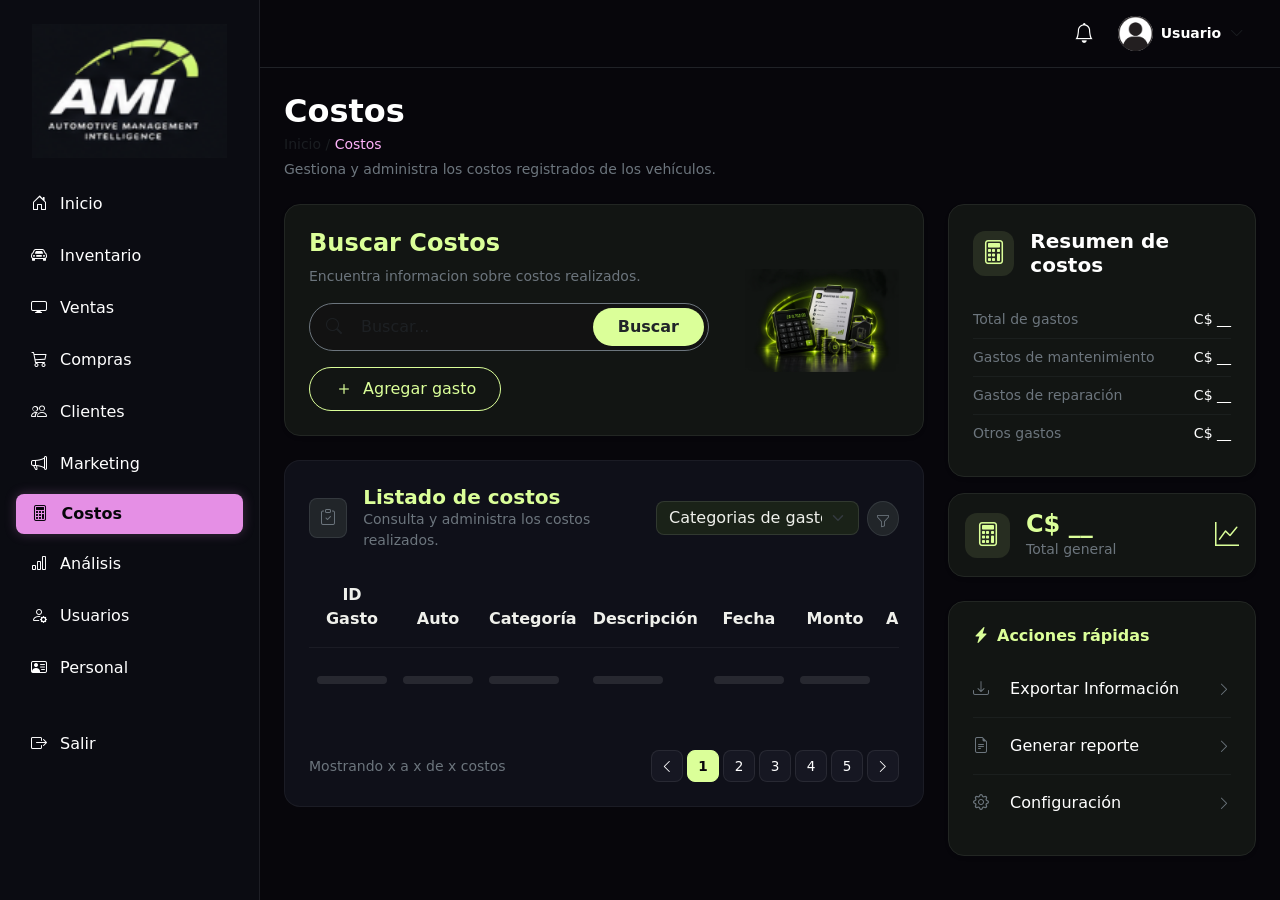
<file: Fronted/Pages/Costos.html>
<!DOCTYPE html>
<html lang="es">
<head>
    <meta charset="UTF-8">
    <meta name="viewport" content="width=device-width, initial-scale=1.0">
    <title>AMI - Costos</title>
    <!-- Bootstrap CSS -->
    <link href="https://cdn.jsdelivr.net/npm/bootstrap@5.3.2/dist/css/bootstrap.min.css" rel="stylesheet">
    <!-- Bootstrap Icons -->
    <link rel="stylesheet" href="https://cdn.jsdelivr.net/npm/bootstrap-icons@1.11.1/font/bootstrap-icons.css">
    <!-- CSS Personalizado -->
    <link rel="stylesheet" href="../CSS/style.css">
    <style>
        :root {
            --bg-main: #07060B;
            --bg-card: #0F1019;
            --bg-card-hover: #151724;
            --bg-sidebar: #0B0C12;
            --bg-input: #161722;
            
            /* Rosa bajo sólido para botones activos */
            --pink-soft: #E58FE5;
            --pink-soft-glow: rgba(229, 143, 229, 0.25);
            
            --neon-purple: #A855F7;
            --neon-purple-glow: rgba(168, 85, 247, 0.35);
            --neon-lime: #A3E635;
            --neon-lime-glow: rgba(163, 230, 53, 0.35);
            --neon-blue: #38BDF8;
            
            --border-subtle: rgba(255, 255, 255, 0.08);
            --text-muted-custom: #A1A1AA; 
            --text-banner-sub: #CBD5E1;   
        } 

        body { background-color: #07060B; color: #EFF0EB; font-family: system-ui, -apple-system, sans-serif; }
        .card-custom { background-color: #0F1019; border: 1px solid rgba(255, 255, 255, 0.05); }
        .dark-card { background-color: #0F1019; border: 1px solid rgba(255, 255, 255, 0.08); border-radius: 18px; }
        .text-neon-green { color: #DBFF99 !important; }
        .bg-neon-green { background-color: #eaebe7 !important; color: #0B1009 !important; }
        .text-neon-pink { color: #FFD4F8 !important; }
        .bg-neon-pink { background-color: #FFD4F8 !important; color: #0B1009 !important; }
        
        /* Controles de formulario y botones */
        .form-control-dark { background-color: #1A2218; border: 1px solid rgba(255,255,255,0.1); color: #EFF0EB; }
        .form-control-dark:focus { background-color: #1A2218; color: #EFF0EB; border-color: #DBFF99; box-shadow: none; }
        .btn-outline-green { border: 1px solid #DBFF99; color: #DBFF99; }
        .btn-outline-green:hover { background-color: rgba(219, 255, 153, 0.1); color: #DBFF99; }
        
        .table-dark-custom { --bs-table-bg: transparent; --bs-table-color: #EFF0EB; --bs-table-border-color: rgba(255,255,255,0.05); }
        .table-dark-custom th { font-weight: 600; color: #EFF0EB; border-bottom: 1px solid rgba(255,255,255,0.05); padding-bottom: 1rem; }
        .table-dark-custom td { padding: 1rem 0.5rem; vertical-align: middle; border-bottom: none; }
        
        
        /* Elementos vacíos de la tabla (las barritas grises del diseño) */
        .placeholder-line { display: inline-block; width: 60%; height: 8px; background-color: rgba(255, 255, 255, 0.1); border-radius: 4px; }
        
        /* Enlaces de acciones rápidas */
        .action-link { text-decoration: none; color: #EFF0EB; transition: 0.2s; }
        .action-link:hover { color: #DBFF99; }
        .badge-registrado { border: 1px solid #DBFF99; color: #DBFF99; background: rgba(219, 255, 153, 0.08); font-weight: 500; padding: 0.35em 0.8em; border-radius: 50px; font-size: 0.75rem; }
        .badge-pendiente { border: 1px solid #FACC15; color: #FACC15; background: rgba(250, 204, 21, 0.08); font-weight: 500; padding: 0.35em 0.8em; border-radius: 50px; font-size: 0.75rem; }

        .stat-icon { width: 45px; height: 45px; border-radius: 12px; display: flex; align-items: center; justify-content: center; }
        .bg-icon-green { background: rgba(219, 255, 153, 0.1); color: #DBFF99; }
        .bg-icon-pink { background: rgba(255, 212, 248, 0.1); color: #FFD4F8; }

        .page-btn { width: 32px; height: 32px; display: inline-flex; align-items: center; justify-content: center; border-radius: 8px; background-color: #161722; border: 1px solid rgba(255,255,255,0.08); color: #FFF; font-size: 0.85rem; text-decoration: none; }
        .page-btn.active { background-color: #DBFF99; color: #07060B; border-color: #DBFF99; font-weight: bold; }
         .hero-banner-img { max-height: 140px; object-fit: contain; }

         
         .table-custom {
            --bs-table-bg: transparent;
            --bs-table-color: #F9FAFB;
            --bs-table-border-color: var(--border-subtle);
        }

        .table-custom th {
            color: var(--text-muted-custom);
            font-weight: 500;
            font-size: 0.82rem;
            border-bottom-width: 1px;
        }

        .table-custom td {
            padding: 0.9rem 0.5rem;
            font-size: 0.88rem;
        }
        
        .sidebar-active-pink {
            background-color: var(--pink-soft) !important;
            color: #07060B !important;
            font-weight: 700;
            box-shadow: 0 0 12px var(--pink-soft-glow);
        }

        .sidebar-promo-card {
            background: linear-gradient(135deg, #1C132B 0%, #0F1019 100%);
            border: 1px solid rgba(229, 143, 229, 0.2);
            border-radius: 16px;
        }

        #sidebar-wrapper {
            width: 250px;
            min-height: 100vh;
            background-color: var(--bg-sidebar);
            border-right: 1px solid var(--border-subtle);
        }
    </style>
</head>
<body>
    <div class="d-flex" id="wrapper">
        
        <!-- Sidebar (Menú Lateral) -->
        <div class="sidebar" id="sidebar-wrapper">
            <div class="sidebar-heading text-center py-4">
                <img src="../Assets/Logo_Ami.png" alt="AMI Logo" class="img-fluid w-75">
            </div>
            <div class="list-group list-group-flush px-3 sidebar-menu">
                <a href="../index.html" class="list-group-item list-group-item-action sidebar-link rounded-3 mb-2 text-white bg-transparent border-0">
                    <i class="bi bi-house-door me-2"></i> Inicio
                </a>
                <a href="inventario.html" class="list-group-item list-group-item-action sidebar-link rounded-3 mb-2 text-white bg-transparent border-0">
                    <i class="bi bi-car-front me-2"></i> Inventario
                </a>
                <a href="ventas.html" class="list-group-item list-group-item-action sidebar-link rounded-3 mb-2 text-white bg-transparent border-0">
                    <i class="bi bi-display me-2"></i> Ventas
                </a>
                <a href="compras.html" class="list-group-item list-group-item-action sidebar-link rounded-3 mb-2 text-white bg-transparent border-0">
                    <i class="bi bi-cart3 me-2"></i> Compras
                </a>
                <a href="clientes.html" class="list-group-item list-group-item-action sidebar-link rounded-3 mb-2 text-white bg-transparent border-0">
                    <i class="bi bi-people me-2"></i> Clientes
                </a>
                <a href="marketing.html" class="list-group-item list-group-item-action sidebar-link rounded-3 mb-2 text-white bg-transparent border-0">
                    <i class="bi bi-megaphone me-2"></i> Marketing
                </a>
                <a href="Costos.html" class="list-group-item list-group-item-action sidebar-active-pink rounded-3 mb-2 border-0">
                    <i class="bi bi-calculator me-2"></i> Costos
                </a>
                <a href="reportes.html" class="list-group-item list-group-item-action sidebar-link rounded-3 mb-2 text-white bg-transparent border-0">
                    <i class="bi bi-bar-chart me-2"></i> Análisis
                </a>
                <a href="usuarios.html" class="list-group-item list-group-item-action sidebar-link rounded-3 mb-2 text-white bg-transparent border-0">
                    <i class="bi bi-person-gear me-2"></i> Usuarios
                </a>
                <a href="recursosHumanos.html" class="list-group-item list-group-item-action sidebar-link rounded-3 mb-2 text-white bg-transparent border-0">
                    <i class="bi bi-person-vcard me-2"></i> Personal
                </a>
                
                <div class="mt-4 mb-3">
                    <a href="#" class="list-group-item list-group-item-action sidebar-link rounded-3 text-white bg-transparent border-0">
                        <i class="bi bi-box-arrow-right me-2"></i> Salir
                    </a>
                </div>
            </div>
        </div>

        <!-- Main Content -->
        <div id="page-content-wrapper" class="w-100">
            <!-- Navbar Superior -->
            <nav class="navbar navbar-expand-lg navbar-dark bg-transparent py-3 px-4 border-bottom border-secondary border-opacity-25">
                <div class="container-fluid">
                    <div class="ms-auto d-flex align-items-center">
                        <div class="position-relative me-4 cursor-pointer text-white">
                            <i class="bi bi-bell fs-5"></i>
                        </div>
                        <div class="dropdown">
                            <div class="d-flex align-items-center cursor-pointer text-white" data-bs-toggle="dropdown">
                                <img src="../Assets/User.jpg" alt="Usuario" class="rounded-circle me-2" style="width: 35px; height: 35px; object-fit: cover;">
                                <span class="fw-bold small">Usuario <i class="bi bi-chevron-down ms-1 text-muted"></i></span>
                            </div>
                        </div>
                    </div>
                </div>
            </nav>

            <!-- Contenido Principal -->
            <div class="container-fluid px-4 py-4">
                <!-- Encabezado de la página -->
                <div class="mb-4 text-white">
                    <h2 class="fw-bold mb-1">Costos</h2>
                    <p class="text-muted small mb-1">Inicio / <span class="text-pink">Costos</span></p>
                    <p class="text-secondary small">Gestiona y administra los costos registrados de los vehículos.</p>
                </div>

                <div class="row g-4">
                    <!-- Columna Izquierda (Buscador y Tabla) -->
                    <div class="col-xl-8 col-lg-7">
                        
                        <!-- Banner Buscador de Costos -->
                        <div class="card dark-card border-0 rounded-4 shadow-sm mb-4 position-relative overflow-hidden">
                            <div class="card-body p-4 d-flex justify-content-between align-items-center">
                                <div class="w-60 position-relative z-index-2">
                                    <h4 class="text-neon-green fw-bold mb-2">Buscar Costos</h4>
                                    <p class="text-secondary small mb-3">Encuentra informacion sobre costos realizados.</p>
                                    <div class="d-flex align-items-center gap-3 flex-wrap">
                                        <div class="input-group flex-grow-1 border border-secondary rounded-pill" style="max-width: 400px; background-color: #121212;">
                                            <span class="input-group-text bg-transparent border-0 text-muted rounded-start-pill ps-3">
                                                <i class="bi bi-search"></i>
                                            </span>
                                            <input type="text" class="form-control bg-transparent border-0 text-white shadow-none ps-2" placeholder="Buscar...">
                                            <button class="btn rounded-pill px-4 fw-bold m-1 text-dark" style="background-color: #DBFF99;" type="button">
                                                Buscar
                                            </button>
                                        </div>
                                        <button class="btn btn-outline-green rounded-pill px-4" data-bs-toggle="modal" data-bs-target="#modalAgregarCosto">
                                            <i class="bi bi-plus fs-5 align-middle me-1"></i> Agregar gasto
                                        </button>
                                    </div>
                                </div>
                                <div class="w-40 text-end d-none d-md-block position-relative z-index-1">
                                    <img src="../Assets/Costo.png" alt="Auto deportivo" class="img-fluid hero-banner-img">
                                </div>
                            </div>
                        </div>

                        <!-- Tarjeta Tabla: Listado de Costos -->
                        <div class="card card-custom rounded-4 p-4">
                            <div class="d-flex justify-content-between align-items-center mb-4">
                                <div class="d-flex align-items-center gap-3">
                                    <div class="bg-dark rounded-3 d-flex align-items-center justify-content-center border border-secondary border-opacity-25" style="width: 40px; height: 40px;">
                                        <i class="bi bi-clipboard-check text-secondary"></i>
                                    </div>
                                    <div>
                                        <h5 class="fw-bold text-neon-green mb-0">Listado de costos</h5>
                                        <p class="text-secondary small mb-0">Consulta y administra los costos realizados.</p>
                                    </div>
                                </div>
                                <div class="d-flex gap-2 align-items-center">
                                    <select class="form-select form-control-dark rounded-3 small py-1">            
                                        <option>Categorias de gasto</option>
                                        <option>Mantenimiento</option>
                                        <option>Reparacion</option>
                                        <option>Repuestos</option>
                                        <option>Seguros</option>
                                        <option>Almacenamiento</option>
                                        <option>Otros</option>
                                    </select>
                                    <button class="btn btn-dark text-secondary border border-secondary border-opacity-25 rounded-circle p-2" style="width: 35px; height: 35px;"><i class="bi bi-funnel small"></i></button>
                                </div>
                            </div>

                            <div class="table-responsive">
                                <table class="table table-dark-custom mb-4">
                                    <thead>
                                        <tr>
                                             <th class="text-center">ID Gasto</th>
                                             <th class="text-center">Auto </th>
                                             <th class="text-center">Categoría </th>
                                             <th class="text-center">Descripción</th>
                                             <th class="text-center">Fecha </th>
                                             <th class="text-center">Monto </th>
                                             <th class="text-center">Acciones</th>
                                        </tr>
                                    </thead>
                                    <tbody>
                                        <tr>
                                           <td><span class="placeholder-line" style="width: 70px;"></span></td>
                                            <td><span class="placeholder-line" style="width: 70px;"></span></td>
                                            <td><span class="placeholder-line" style="width: 70px;"></span></td>
                                            <td><span class="placeholder-line" style="width: 70px;"></span></td>
                                            <td><span class="placeholder-line" style="width: 70px;"></span></td>
                                            <td><span class="placeholder-line" style="width: 70px;"></span></td>
                                            <td class="text-center">
                                                <div class="dropdown">
                                                    <button class="btn btn-link text-secondary p-0 border-0" type="button" data-bs-toggle="dropdown">
                                                        <i class="bi bi-three-dots-vertical fs-5"></i>
                                                    </button>
                                                    <ul class="dropdown-menu dropdown-menu-dark shadow-sm">
                                                        <li><a class="dropdown-item text-white" href="#"><i class="bi bi-pencil-square me-2 text-neon-green"></i> Editar</a></li>
                                                        <li><hr class="dropdown-divider border-secondary opacity-25 my-1"></li>
                                                        <li><a class="dropdown-item text-danger" href="#"><i class="bi bi-trash me-2"></i> Eliminar</a></li>
                                                    </ul>
                                                </div>
                                            </td>
                                        </tr>
                                    </tbody>
                                </table>
                            </div>
                            
                            <!-- Paginación -->
                            <div class="d-flex justify-content-between align-items-center mt-3 text-secondary small">
                                <span>Mostrando x a x de x costos</span>  <!-- Eso lo vas a modificar segun los daos registrados -->
                                <div class="d-flex gap-1 align-items-center">
                                    <a href="#" class="page-btn"><i class="bi bi-chevron-left"></i></a>
                                    <a href="#" class="page-btn active">1</a>
                                    <a href="#" class="page-btn">2</a>
                                    <a href="#" class="page-btn">3</a>
                                    <a href="#" class="page-btn">4</a>
                                    <a href="#" class="page-btn">5</a>
                                    <a href="#" class="page-btn"><i class="bi bi-chevron-right"></i></a>
                                </div>
                            </div>
                        </div>
                    </div>

                    <!-- Columna Derecha (Resumen y Acciones Rápidas) -->
                    <div class="col-xl-4 col-lg-5">                     
                        <!-- Resumen de Costos -->
                        <div class="card dark-card border-0 rounded-4 shadow-sm p-4 mb-3">
                            <div class="d-flex align-items-center mb-4">
                                <div class="stat-icon bg-icon-green me-3"><i class="bi bi-calculator fs-4"></i></div>
                                <div>
                                    <h5 class="text-white mb-0 fw-bold">Resumen de costos</h5>
                                </div>
                            </div>
                            <div class="d-flex justify-content-between py-2 border-bottom border-secondary border-opacity-10 small">
                                <span class="text-secondary">Total de gastos</span>
                                <span class="text-white fw-medium">C$ __</span>
                            </div>
                            <div class="d-flex justify-content-between py-2 border-bottom border-secondary border-opacity-10 small">
                                <span class="text-secondary">Gastos de mantenimiento</span>
                                <span class="text-white fw-medium">C$ __</span>
                            </div>
                            <div class="d-flex justify-content-between py-2 border-bottom border-secondary border-opacity-10 small">
                                <span class="text-secondary">Gastos de reparación</span>
                                <span class="text-white fw-medium">C$ __</span>
                            </div>
                            <div class="d-flex justify-content-between py-2 small">
                                <span class="text-secondary">Otros gastos</span>
                                <span class="text-white fw-medium">C$ __</span>
                            </div>
                        </div>
                        <!-- Total General Card -->
                        <div class="card dark-card border-0 rounded-4 shadow-sm mb-4">
                            <div class="card-body p-3 d-flex align-items-center">
                                <div class="stat-icon bg-icon-green me-3"><i class="bi bi-calculator fs-4"></i></div>
                                <div>
                                    <h4 class="text-neon-green mb-0 fw-bold">C$ __</h4>
                                    <p class="text-secondary small mb-0">Total general</p>
                                </div>
                                <div class="ms-auto"><i class="bi bi-graph-up text-neon-green fs-4"></i></div>
                            </div>
                        </div>
                        <!-- Acciones Rápidas -->
                        <div class="card dark-card border-0 rounded-4 shadow-sm p-2">
                            <div class="card-body">
                                <h6 class="text-neon-green fw-bold mb-3"><i class="bi bi-lightning-charge-fill me-2"></i>Acciones rápidas</h6>
                                <div class="list-group list-group-flush dark-list">
                                    <a href="#" class="list-group-item list-group-item-action bg-transparent text-white border-secondary border-opacity-10 d-flex justify-content-between align-items-center py-3">
                                        <span><i class="bi bi-download me-3 text-secondary"></i> Exportar Información</span> <i class="bi bi-chevron-right text-secondary small"></i>
                                    </a>
                                    <a href="#" class="list-group-item list-group-item-action bg-transparent text-white border-secondary border-opacity-10 d-flex justify-content-between align-items-center py-3">
                                        <span><i class="bi bi-file-earmark-text me-3 text-secondary"></i> Generar reporte</span> <i class="bi bi-chevron-right text-secondary small"></i>
                                    </a>
                                    <a href="#" class="list-group-item list-group-item-action bg-transparent text-white border-0 d-flex justify-content-between align-items-center py-3">
                                        <span><i class="bi bi-gear me-3 text-secondary"></i> Configuración</span> <i class="bi bi-chevron-right text-secondary small"></i>
                                    </a>
                                </div>
                            </div>
                        </div>
                    </div>
                </div>
            </div>
        </div>
    </div>
     <div class="modal fade" id="modalAgregarCosto" tabindex="-1" aria-hidden="true">
    <div class="modal-dialog modal-dialog-centered modal-lg">
        <div class="modal-content card-custom text-white">
            <!-- HEADER -->
            <div class="modal-header border-bottom border-secondary border-opacity-25">
                <h5 class="modal-title fw-bold">
                    <i class="bi bi-receipt-cutoff text-neon-green me-2"></i>
                    Agregar nuevo gasto
                </h5>
                <button type="button" class="btn-close btn-close-white" data-bs-dismiss="modal" aria-label="Cerrar"></button>
            </div>
            <div class="modal-body">
                <form id="formAgregarCosto">
                    <div class="row g-3">
                        <!-- ID AUTOMÁTICO -->
                        <div class="col-md-12">
                            <label class="form-label small text-secondary">ID de gasto</label>
                            <input type="text"class="form-control form-control-dark"value="Autogenerado"readonly>

                            <small class="text-secondary"> El sistema asignará automáticamente el ID.</small>
                        </div>
                        <!-- AUTO -->
                        <div class="col-md-6">
                            <label for="idAutoCosto"class="form-label small text-secondary">Auto *</label>
                            <select id="idAutoCosto"name="idAuto"class="form-select form-control-dark"required>
                                <option value="" selected disabled>
                                    Seleccione un auto
                                </option>
                                <!--
                                    Estos datos posteriormente
                                    vendrán desde la tabla Auto.
                                -->
                            </select>
                        </div>
                        <!-- CATEGORÍA -->
                        <div class="col-md-6">
                            <label for="idCategoriaCosto"class="form-label small text-secondary">Categoría del gasto *</label>
                            <select id="idCategoriaCosto"name="idCategoria"class="form-select form-control-dark"required>
                                <option value="" selected disabled>Seleccione una categoría</option>
                                <!--
                                    Posteriormente estas opciones
                                    vendrán desde CategoriasCosto.
                                -->
                                <option value="1">
                                    Mantenimiento
                                </option>
                                <option value="2">
                                    Reparación
                                </option>
                                <option value="3">
                                   Repuestos
                                </option>
                                <option value="4">
                                    Seguro
                                </option>
                                <option value="5">
                                    Almacenamiento
                                </option>
                                <option value="6">
                                    Otro
                                </option>
                            </select>
                        </div>
                        <!-- DESCRIPCIÓN -->
                        <div class="col-md-12">
                            <label for="descripcionCosto"class="form-label small text-secondary">Descripción</label>
                            <textarea id="descripcionCosto"
                                      name="descripcion"
                                      class="form-control form-control-dark"
                                      rows="3"
                                      placeholder="Ej. Cambio de aceite y filtros">
                            </textarea>
                        </div>
                        <!-- FECHA -->
                        <div class="col-md-6">
                            <label for="fechaCosto"class="form-label small text-secondary">Fecha del gasto * </label>
                            <input type="date"
                                   id="fechaCosto"
                                   name="fechaGasto"
                                   class="form-control form-control-dark"
                                   required>
                            </input>
                        </div>
                        <!-- MONTO -->
                        <div class="col-md-6">
                            <label for="montoCosto"class="form-label small text-secondary"> Monto del gasto (C$) *</label>
                            <div class="input-group">
                                <span class="input-group-text bg-transparent border-secondary text-neon-green"> C$</span>
                                <input type="number"
                                       id="montoCosto"
                                       name="monto"
                                       class="form-control form-control-dark"
                                       placeholder="0.00"
                                       min="0"
                                       step="0.01"
                                       required>

                            </div>
                        </div>
                    </div>
                </form>
            </div>
            <div class="modal-footer border-top border-secondary border-opacity-25">
                <button type="button"class="btn border-secondary text-white rounded-pill px-4" 
                    data-bs-dismiss="modal">Cancelar
                </button>

                <button type="submit" form="formAgregarCosto"class="btn bg-neon-green fw-bold rounded-pill px-4 text-dark">
                    <i class="bi bi-check-lg me-1"></i>Guardar gasto
                </button>
            </div>
        </div>
    </div>
</div>
    <!-- Bootstrap JS -->
    <script src="https://cdn.jsdelivr.net/npm/bootstrap@5.3.2/dist/js/bootstrap.bundle.min.js"></script>
    <script src="../JS/script.js"></script>
</body>
</html>
</file>
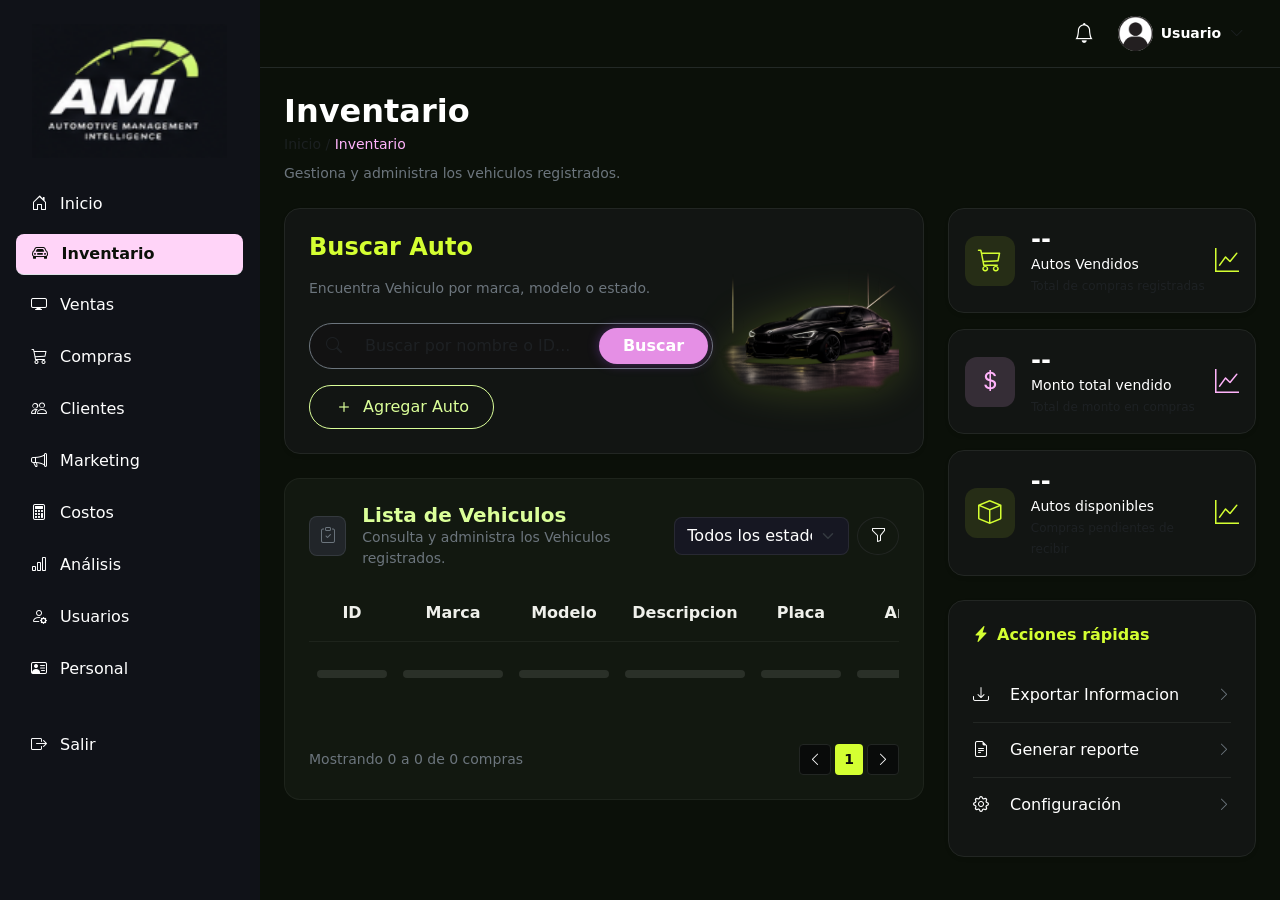
<file: Fronted/Pages/inventario.html>
<!DOCTYPE html>
<html lang="es">
<head>
    <meta charset="UTF-8">
    <meta name="viewport" content="width=device-width, initial-scale=1.0">
    <title>AMI - Inventario</title>
    <!-- Bootstrap CSS -->
    <link href="https://cdn.jsdelivr.net/npm/bootstrap@5.3.2/dist/css/bootstrap.min.css" rel="stylesheet">
    <!-- Bootstrap Icons -->
    <link rel="stylesheet" href="https://cdn.jsdelivr.net/npm/bootstrap-icons@1.11.1/font/bootstrap-icons.css">
    <!-- CSS Personalizado -->
    <link rel="stylesheet" href="../CSS/style.css">
     <style>

        body { background-color: #0B1009; color: #EFF0EB; font-family: system-ui, -apple-system, sans-serif; }
        .card-custom { background-color: #121810; border: 1px solid rgba(255, 255, 255, 0.05); }
        .bg-sidebar { background-color: #101218; border-right: 1px solid rgba(255, 255, 255, 0.05); }
        
        .text-neon-green { color: #DBFF99 !important; }
        .bg-neon-green { background-color: #eaebe7 !important; color: #0B1009 !important; }
        .text-neon-pink { color: #FFD4F8 !important; }
        .bg-neon-pink { background-color: #FFD4F8 !important; color: #0B1009 !important; }
        
        /* Controles de formulario y botones */
        .form-control-dark { background-color: #1A2218; border: 1px solid rgba(255,255,255,0.1); color: #EFF0EB; }
        .form-control-dark:focus { background-color: #1A2218; color: #EFF0EB; border-color: #DBFF99; box-shadow: none; }
        .btn-outline-green { border: 1px solid #DBFF99; color: #DBFF99; }
        .btn-outline-green:hover { background-color: rgba(219, 255, 153, 0.1); color: #DBFF99; }
        
        /* Tabla personalizada */
        .table-dark-custom { --bs-table-bg: transparent; --bs-table-color: #EFF0EB; --bs-table-border-color: rgba(255,255,255,0.05); }
        .table-dark-custom th { font-weight: 600; color: #EFF0EB; border-bottom: 1px solid rgba(255,255,255,0.05); padding-bottom: 1rem; }
        .table-dark-custom td { padding: 1rem 0.5rem; vertical-align: middle; border-bottom: none; }
        
        /* Elementos vacíos de la tabla (las barritas grises del diseño) */
        .placeholder-line { display: inline-block; width: 60%; height: 8px; background-color: rgba(255, 255, 255, 0.1); border-radius: 4px; }
        
       /* Menú lateral */
        .sidebar-link { color: #EFF0EB; transition: 0.2s; }
        .sidebar-link:hover { background-color: rgba(16, 18, 24); }
       .sidebar-active { background-color: #FFD4F8; color: #0B1009 !important; font-weight: bold; }
        
        /* Enlaces de acciones rápidas */
        .action-link { text-decoration: none; color: #EFF0EB; transition: 0.2s; }
        .action-link:hover { color: #DBFF99; }
        
        /* Paginación */
        .page-btn { background-color: #101218; border: 1px solid rgba(16, 18, 24); color: #EFF0EB; width: 32px; height: 32px; display: flex; align-items: center; justify-content: center; border-radius: 6px; cursor: pointer;}
        .page-btn.active { background-color: #DBFF99; color: #101218; border-color: #DBFF99; font-weight: bold; }
         .page-btn.active {
            background-color: var(--neon-purple);
            border-color: var(--neon-purple);
            box-shadow: 0 0 10px var(--neon-purple-glow);
        }

        .page-btn {
            width: 32px;
            height: 32px;
            display: inline-flex;
            align-items: center;
            justify-content: center;
            border-radius: 8px;
            background-color: var(--bg-input);
            border: 1px solid var(--border-subtle);
            color: #FFF;
            font-size: 0.85rem;
            text-decoration: none;
        }

        .icon-box-purple { background: rgba(168, 85, 247, 0.15); color: var(--neon-purple); }
        .icon-box-lime { background: rgba(163, 230, 53, 0.15); color: var(--neon-lime); }
        .icon-box-blue { background: rgba(56, 189, 248, 0.15); color: var(--neon-blue); }
        .icon-box-dark { background: rgba(255, 255, 255, 0.05); color: var(--text-muted-custom); }

        .icon-box {
            width: 44px;
            height: 44px;
            border-radius: 12px;
            display: flex;
            align-items: center;
            justify-content: center;
            font-size: 1.2rem;
            flex-shrink: 0;
        }

         .table-custom {
            --bs-table-bg: transparent;
            --bs-table-color: #F9FAFB;
            --bs-table-border-color: var(--border-subtle);
        }

        .table-custom th {
            color: var(--text-muted-custom);
            font-weight: 500;
            font-size: 0.82rem;
            border-bottom-width: 1px;
        }

        .table-custom td {
            padding: 0.9rem 0.5rem;
            font-size: 0.88rem;
        }

        .badge-finalizada {
            border: 1px solid #4B5563;
            color: #9CA3AF;
            background: rgba(75, 85, 99, 0.15);
            font-weight: 500;
            padding: 0.35em 0.8em;
        }

        .badge-activa {
            border: 1px solid var(--neon-lime);
            color: var(--neon-lime);
            background: rgba(163, 230, 53, 0.08);
            font-weight: 500;
            padding: 0.35em 0.8em;
        }

        .badge-programada {
            border: 1px solid var(--neon-purple);
            color: #D8B4FE;
            background: rgba(168, 85, 247, 0.1);
            font-weight: 500;
            padding: 0.35em 0.8em;
        }

        .form-control-dark {
            background-color: var(--bg-input);
            border: 1px solid var(--border-subtle);
            color: #FFF;
            border-radius: 10px;
        }

        .form-control-dark::placeholder {
            color: #6B7280;
        }

        .form-control-dark:focus {
            background-color: var(--bg-input);
            color: #FFF;
            border-color: var(--neon-purple);
            box-shadow: 0 0 10px var(--neon-purple-glow);
        }
        .btn-neon-lime:hover {
            transform: translateY(-1px);
            box-shadow: 0 0 18px var(--neon-lime-glow);
        }

        .btn-purple {
            background-color: var(--neon-purple) !important;
            color: #FFF !important;
            font-weight: 600;
            border: none;
            box-shadow: 0 0 12px var(--neon-purple-glow);
        }

        .btn-purple:hover {
            background-color: #9333EA !important;
            box-shadow: 0 0 18px var(--neon-purple-glow);
        }

        .text-subhead {
            color: var(--text-muted-custom) !important;
        }

        .text-banner-desc {
            color: var(--text-banner-sub) !important;
        }

        /* Botones */
        .btn-neon-lime {
            background-color: var(--neon-lime) !important;
            color: #07060B !important;
            font-weight: 700;
            border: none;
            box-shadow: 0 0 12px var(--neon-lime-glow);
            transition: all 0.2s ease;
        }

        .hero-banner {
            background: linear-gradient(135deg, #1D1035 0%, #0F1019 70%);
            border: 1px solid rgba(168, 85, 247, 0.25);
            border-radius: 20px;
            position: relative;
            overflow: hidden;
        }

        .hero-banner::after {
            content: '';
            position: absolute;
            top: -50%;
            right: -10%;
            width: 300px;
            height: 300px;
            background: radial-gradient(circle, var(--neon-purple-glow) 0%, transparent 70%);
            pointer-events: none;
        }

        .dark-card {
            background-color: var(--bg-card);
            border: 1px solid var(--border-subtle);
            border-radius: 18px;
            transition: transform 0.2s ease, box-shadow 0.2s ease;
        }

        .sidebar-active-pink {
            background-color: var(--pink-soft) !important;
            color: #07060B !important;
            font-weight: 700;
            box-shadow: 0 0 12px var(--pink-soft-glow);
        }

        .sidebar-promo-card {
            background: linear-gradient(135deg, #1C132B 0%, #0F1019 100%);
            border: 1px solid rgba(229, 143, 229, 0.2);
            border-radius: 16px;
        }

        #sidebar-wrapper {
            width: 250px;
            min-height: 100vh;
            background-color: var(--bg-sidebar);
            border-right: 1px solid var(--border-subtle);
        }
        :root {
            --bg-main: #07060B;
            --bg-card: #0F1019;
            --bg-card-hover: #151724;
            --bg-sidebar: #0B0C12;
            --bg-input: #161722;
            
            /* Rosa bajo sólido para botones activos */
            --pink-soft: #E58FE5;
            --pink-soft-glow: rgba(229, 143, 229, 0.25);
            
            --neon-purple: #A855F7;
            --neon-purple-glow: rgba(168, 85, 247, 0.35);
            --neon-lime: #A3E635;
            --neon-lime-glow: rgba(163, 230, 53, 0.35);
            --neon-blue: #38BDF8;
            
            --border-subtle: rgba(255, 255, 255, 0.08);
            --text-muted-custom: #A1A1AA; 
            --text-banner-sub: #CBD5E1;   
        } 
    </style>
</head>
<body>
    <div class="d-flex" id="wrapper">
        
        <!-- Sidebar (Menú Lateral) -->
        
        <div class="sidebar" id="sidebar-wrapper" style="background-color: #101218; border-right: 1px solid rgba(16, 18, 24);">
            <div class="sidebar-heading text-center py-4">
                <img src="../Assets/Logo_Ami.png" alt="AMI Logo" class="img-fluid w-75">
            </div>
            <div class="list-group list-group-flush px-3 sidebar-menu">
                <!-- Enlace al Inicio -->
                <a href="../index.html" class="list-group-item list-group-item-action sidebar-link rounded-3 mb-2 text-white bg-transparent">
                    <i class="bi bi-house-door me-2"></i> Inicio
                </a>
                <!-- Active Tab: Inventario -->
                <a href="inventario.html" class="list-group-item list-group-item-action sidebar-active rounded-3 mb-2">
                    <i class="bi bi-car-front me-2"></i> Inventario
                </a>
                <a href="ventas.html" class="list-group-item list-group-item-action sidebar-link rounded-3 mb-2 text-white bg-transparent">
                    <i class="bi bi-display me-2"></i> Ventas
                </a>
                <a href="compras.html" class="list-group-item list-group-item-action sidebar-link rounded-3 mb-2 text-white bg-transparent">
                    <i class="bi bi-cart3 me-2"></i> Compras
                </a>
                <a href="clientes.html" class="list-group-item list-group-item-action sidebar-link rounded-3 mb-2 text-white bg-transparent">
                    <i class="bi bi-people me-2"></i> Clientes
                </a>
                <a href="marketing.html" class="list-group-item list-group-item-action sidebar-link rounded-3 mb-2 text-white bg-transparent">
                    <i class="bi bi-megaphone me-2"></i> Marketing
                </a>
                <a href="Costos.html" class="list-group-item list-group-item-action sidebar-link rounded-3 mb-2">
                    <i class="bi bi-calculator me-2"></i> Costos
                </a>
                <a href="reportes.html" class="list-group-item list-group-item-action sidebar-link rounded-3 mb-2 text-white bg-transparent">
                    <i class="bi bi-bar-chart me-2"></i> Análisis
                </a>
                <a href="usuarios.html" class="list-group-item list-group-item-action sidebar-link rounded-3 mb-2 text-white bg-transparent">
                    <i class="bi bi-person-gear me-2"></i> Usuarios
                </a>
                <a href="recursosHumanos.html" class="list-group-item list-group-item-action sidebar-link rounded-3 mb-2">
                    <i class="bi bi-person-vcard me-2"></i> Personal
                </a>
                
                <div class="mt-4 mb-3">
                    <a href="#" class="list-group-item list-group-item-action sidebar-link rounded-3 text-white bg-transparent">
                        <i class="bi bi-box-arrow-right me-2"></i> Salir
                    </a>
                </div>
            </div>
        </div>

        <!-- Main Content -->
        <div id="page-content-wrapper" class="w-100">
            <!-- Navbar Superior -->
            <nav class="navbar navbar-expand-lg navbar-dark bg-transparent py-3 px-4 border-bottom border-secondary border-opacity-25">
                <div class="container-fluid">
                    <div class="ms-auto d-flex align-items-center">
                        <div class="position-relative me-4 cursor-pointer text-white">
                            <i class="bi bi-bell fs-5"></i>
                        </div>
                        <div class="dropdown">
                            <div class="d-flex align-items-center cursor-pointer text-white" data-bs-toggle="dropdown">
                                <img src="../Assets/User.jpg" alt="Usuario" class="rounded-circle me-2" style="width: 35px; height: 35px; object-fit: cover;">
                                <span class="fw-bold small">Usuario <i class="bi bi-chevron-down ms-1 text-muted"></i></span>
                            </div>
                        </div>
                    </div>
                </div>
            </nav>

            <!-- Contenido Principal -->
            <div class="container-fluid px-4 py-4">
                <!-- Encabezado de la página -->
                <div class="mb-4 text-white">
                    <h2 class="fw-bold mb-1">Inventario</h2>
                    <p class="text-muted small mb-2">Inicio / <span class="text-pink">Inventario</span></p>
                    <p class="text-secondary small">Gestiona y administra los vehiculos registrados.</p>
                </div>

                <div class="row g-4">
                    <!-- Columna Izquierda (Buscador y Tabla) -->
                    <div class="col-xl-8 col-lg-7">
                        
                        <div class="card dark-card border-0 rounded-4 shadow-sm mb-4 position-relative overflow-hidden">
                            <div class="card-body p-4 d-flex justify-content-between align-items-center">
                                <div class="w-60 position-relative z-index-2">
                                    <h4 class="text-neon fw-bold mb-3">Buscar Auto</h4>
                                    <p class="text-secondary small mb-4">Encuentra Vehiculo por marca, modelo o estado.</p>
                                    <div class="d-flex align-items-center gap-3 flex-wrap">
                                   <div class="input-group flex-grow-1 border border-secondary rounded-pill" style="max-width: 450px; background-color: #121212;">
                                            <span class="input-group-text bg-transparent border-0 text-muted rounded-start-pill ps-3">
                                                <i class="bi bi-search"></i>
                                            </span>
                                            <input type="text" class="form-control bg-transparent border-0 text-white shadow-none" placeholder="Buscar por nombre o ID...">
                                            <button class="btn btn-purple rounded-pill px-4 fw-bold m-1 text-dark" style="background-color: var(--pink-soft) !important;" type="button">
                                                Buscar
                                            </button>
                                        </div>
                                        <button class="btn btn-outline-green rounded-pill px-4" data-bs-toggle="modal" data-bs-target="#modalAgregarAuto">
                                            <i class="bi bi-plus fs-5 align-middle me-1"></i> Agregar Auto
                                        </button>
                                </div>
                                </div>
                                <div class="w-40 text-end position-relative z-index-1">
                                    <img src="../Assets/Auto.png" alt="Caja y Carrito" class="img-fluid hero-illustration">
                                </div>
                            </div>
                        </div>
                        <!-- Tarjeta Inferior: Lista de Ventas -->
                        <div class="card card-custom rounded-4 p-4">
                            <div class="d-flex justify-content-between align-items-center mb-4">
                                <div class="d-flex align-items-center gap-3">
                                    <div class="bg-dark rounded-3 d-flex align-items-center justify-content-center border border-secondary border-opacity-25" style="width: 40px; height: 40px;">
                                        <i class="bi bi-clipboard-check text-secondary"></i>
                                    </div>
                                    <div>
                                        <h5 class="fw-bold text-neon-green mb-0">Lista de Vehiculos</h5>
                                        <p class="text-secondary small mb-0">Consulta y administra los Vehiculos registrados.</p>
                                    </div>
                                </div>
                                 <div class="d-flex gap-2">
                                    <select class="form-select form-control-dark rounded-3 small">                             
                                    <option>Todos los estados</option>
                                    <option>Todos</option>
                                    <option>Disponible</option>
                                    <option>Vendido</option>
                                </select>
                                 <button class="btn btn-dark-outline rounded-circle"><i class="bi bi-funnel"></i></button>
                                </div>
                            </div>

                            <div class="table-responsive">
                                    <table class="table table-dark-custom mb-4">
                                    <thead>
                                        <tr>
                                             <th class="text-center">ID</th>
                                             <th class="text-center">Marca</th>
                                             <th class="text-center">Modelo</th>
                                            <th class="text-center">Descripcion</th>
                                            <th class="text-center">Placa</th>
                                             <th class="text-center">Año</th>
                                             <th class="text-center">Precio</th>
                                             <th class="text-center">Estado</th>
                                             <th class="text-center">Acciones</th>
                                        </tr>
                                    </thead>
                                   <tbody>
                                        <tr>
                                        <td><span class="placeholder-line" style="width: 70px;"></span></td>
                                        <td><span class="placeholder-line" style="width: 100px;"></span></td>
                                        <td><span class="placeholder-line" style="width: 90px;"></span></td>
                                        <td><span class="placeholder-line" style="width: 120px;"></span></td>
                                        <td><span class="placeholder-line" style="width: 80px;"></span></td>
                                        <td><span class="placeholder-line" style="width: 90px;"></span></td>
                                        <td><span class="placeholder-line" style="width: 90px;"></span></td>
                                        <td><span class="placeholder-line" style="width: 90px;"></span></td>
                                        <td class="text-center">
                                                    <div class="dropdown">
                                                        <button class="btn btn-link text-secondary p-0 border-0" type="button" data-bs-toggle="dropdown" aria-expanded="false">
                                                            <i class="bi bi-three-dots-vertical fs-5"></i>
                                                        </button>
                                                        <ul class="dropdown-menu dropdown-menu-dark dropdown-menu-dark-custom shadow-sm">
                                                            <li><a class="dropdown-item text-white" href="#"><i class="bi bi-pencil-square me-2 text-neon"></i> Editar</a></li>
                                                            <li><hr class="dropdown-divider border-secondary opacity-25 my-1"></li>
                                                            <li><a class="dropdown-item text-danger" href="#"><i class="bi bi-trash me-2"></i> Eliminar</a></li>
                                                        </ul>
                                                    </div>
                                                </td>
                                        </tr>
                                    </tbody>
                                </table>
                            </div>
                            <div class="d-flex justify-content-between align-items-center mt-3 text-secondary small">
                                    <span>Mostrando 0 a 0 de 0 compras</span>
                                    <div class="d-flex pagination-dark">
                                        <button class="btn btn-sm btn-dark-page me-1"><i class="bi bi-chevron-left"></i></button>
                                        <button class="btn btn-sm btn-page-active me-1">1</button>
                                        <button class="btn btn-sm btn-dark-page"><i class="bi bi-chevron-right"></i></button>
                                    </div>
                                </div>
                        </div>
                    </div>

                    <!-- Columna Derecha (Estadísticas) -->
                     <div class="col-xl-4 col-lg-5">                       
                        <!-- Mini Tarjetas (Stats) -->
                        <div class="card dark-card border-0 rounded-4 shadow-sm mb-3">
                            <div class="card-body p-3 d-flex align-items-center">
                                <div class="stat-icon bg-icon-green text-neon me-3"><i class="bi bi-cart3 fs-4"></i></div>
                                <div>
                                    <h4 class="text-white mb-0 fw-bold">--</h4>
                                    <p class="text-secondary small mb-0 text-white">Autos Vendidos <br><span class="text-muted" style="font-size: 0.75rem;">Total de compras registradas</span></p>
                                </div>
                                <div class="ms-auto"><i class="bi bi-graph-up text-neon fs-4"></i></div>
                            </div>
                        </div>

                        <div class="card dark-card border-0 rounded-4 shadow-sm mb-3">
                            <div class="card-body p-3 d-flex align-items-center">
                                <div class="stat-icon bg-icon-pink text-pink me-3"><i class="bi bi-currency-dollar fs-4"></i></div>
                                <div>
                                    <h4 class="text-white mb-0 fw-bold">--</h4>
                                    <p class="text-secondary small mb-0 text-white">Monto total vendido <br><span class="text-muted" style="font-size: 0.75rem;">Total de monto en compras</span></p>
                                </div>
                                <div class="ms-auto"><i class="bi bi-graph-up text-pink fs-4"></i></div>
                            </div>
                        </div>

                        <div class="card dark-card border-0 rounded-4 shadow-sm mb-4">
                            <div class="card-body p-3 d-flex align-items-center">
                                <div class="stat-icon bg-icon-green text-neon me-3"><i class="bi bi-box fs-4"></i></div>
                                <div>
                                    <h4 class="text-white mb-0 fw-bold">--</h4>
                                    <p class="text-secondary small mb-0 text-white">Autos disponibles <br><span class="text-muted" style="font-size: 0.75rem;">Compras pendientes de recibir</span></p>
                                </div>
                                <div class="ms-auto"><i class="bi bi-graph-up text-neon fs-4"></i></div>
                            </div>
                        </div>


 <div class="card dark-card border-0 rounded-4 shadow-sm p-2">
                            <div class="card-body">
                                <h6 class="text-neon fw-bold mb-4"><i class="bi bi-lightning-charge-fill me-2"></i>Acciones rápidas</h6>
                                <div class="list-group list-group-flush dark-list">
                                    <a href="#" class="list-group-item list-group-item-action d-flex justify-content-between align-items-center">
                                        <span><i class="bi bi-download me-3"></i> Exportar Informacion</span> <i class="bi bi-chevron-right text-secondary small"></i>
                                    </a>
                                    <a href="#" class="list-group-item list-group-item-action d-flex justify-content-between align-items-center">
                                        <span><i class="bi bi-file-earmark-text me-3"></i> Generar reporte</span> <i class="bi bi-chevron-right text-secondary small"></i>
                                    </a>
                                    <a href="#" class="list-group-item list-group-item-action d-flex justify-content-between align-items-center border-bottom-0">
                                        <span><i class="bi bi-gear me-3"></i> Configuración</span> <i class="bi bi-chevron-right text-secondary small"></i>
                                    </a>
                                </div>
                            </div>
                        </div>
                    </div>
                </div>
            </div>
        </div>
    </div>
    
    <div class="modal fade" id="modalAgregarAuto" tabindex="-1" aria-labelledby="modalAgregarAutoLabel" aria-hidden="true">
        <div class="modal-dialog modal-dialog-centered">
            <div class="modal-content card-custom text-white">
                <div class="modal-header border-bottom border-secondary border-opacity-25">
                    <h5 class="modal-title fw-bold" id="modalAgregarAutoLabel"><i class="bi bi-car-front text-neon-green me-2"></i>Agregar Nuevo Vehículo</h5>
                    <button type="button" class="btn-close btn-close-white" data-bs-dismiss="modal" aria-label="Close"></button>
                </div>
                <div class="modal-body">
                    <form>
                        <div class="row g-3">
                            <div class="col-md-12">
                                <label class="form-label small text-secondary">ID de Auto (Autogenerado)</label>
                                <input type="text" class="form-control form-control-dark" placeholder="ID" readonly>
                            </div>
                            <div class="col-md-6">
                                <label class="form-label small text-secondary">Marca</label>
                                <input type="text" class="form-control form-control-dark" placeholder="Ej. Toyota">
                            </div>
                            <div class="col-md-6">
                                <label class="form-label small text-secondary">Modelo</label>
                                <input type="text" class="form-control form-control-dark" placeholder="Ej. Corolla">
                            </div>
                            <div class="col-md-6">
                                <label class="form-label small text-secondary">Descripcion</label>
                                <input type="text" class="form-control form-control-dark" placeholder="Ej. Toyota">
                            </div>
                            <div class="col-md-12">
                                <label class="form-label small text-secondary">Placa / Matrícula</label>
                                <input type="text" class="form-control form-control-dark" placeholder="ABC-123">
                            </div>
                            <div class="col-md-6">
                                <label class="form-label small text-secondary">Año</label>
                                <input type="number" class="form-control form-control-dark" placeholder="EJ. 2024">
                            </div>
                            <div class="col-md-6">
                                <label class="form-label small text-secondary">Precio (C$)</label>
                                <input type="number" class="form-control form-control-dark" placeholder="C$">
                            </div>
                            <div class="col-md-12">
                                <label class="form-label small text-secondary">Gastos</label><!-- Es el costoAdquisicion de la BD -->
                                <input type="number" class="form-control form-control-dark" placeholder="C$">
                            </div>
                            <div class="col-6">
                                <label class="form-label small text-subhead">Fecha de Adquisicion</label>
                                <input type="date" class="form-control form-control-dark" required>
                            </div>
                            <div class="col-md-6">
                                <label class="form-label small text-secondary">Estado</label>
                                <select class="form-select form-control-dark">
                                    <option>Vendido</option>
                                    <option>Disponible</option>
                                </select>
                            </div>
                        </div>
                    </form>
                </div>
                <div class="modal-footer border-top border-secondary border-opacity-25">
                    <button type="button" class="btn btn-outline-secondary rounded-pill" data-bs-dismiss="modal">Cancelar</button>
                    <button type="button" class="btn bg-neon-green fw-bold rounded-pill px-4">Guardar Vehículo</button>
                </div>
            </div>
        </div>
    </div>
    </div>

    <!-- Bootstrap JS -->
    <script src="https://cdn.jsdelivr.net/npm/bootstrap@5.3.2/dist/js/bootstrap.bundle.min.js"></script>
    <script src="../JS/script.js"></script>
</body>
</html>
</file>
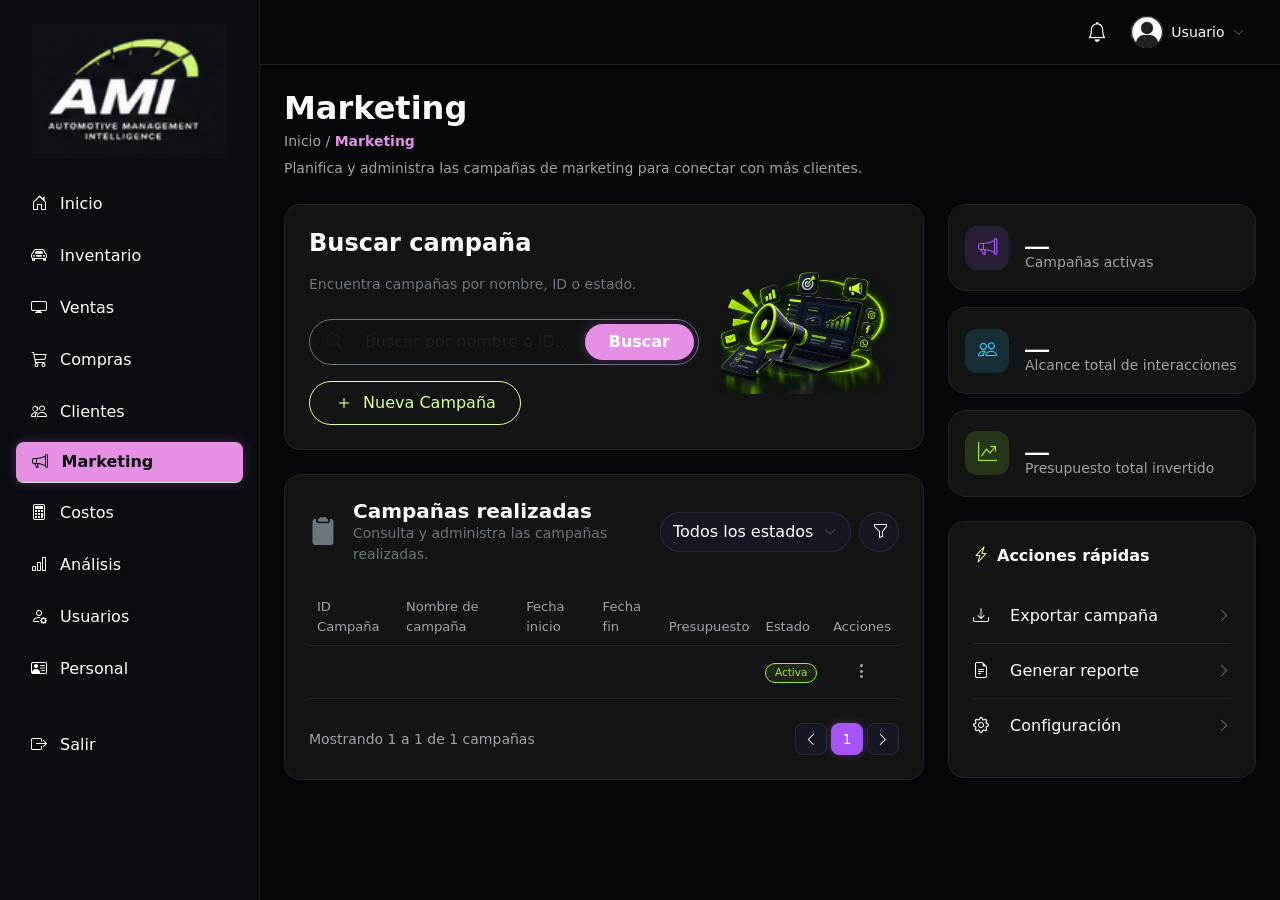
<file: Fronted/Pages/marketing.html>
<!DOCTYPE html>
<html lang="es">
<head>
    <meta charset="UTF-8">
    <meta name="viewport" content="width=device-width, initial-scale=1.0">
    <title>AMI - Marketing</title>
    <!-- Bootstrap CSS -->
  <link href="https://cdn.jsdelivr.net/npm/bootstrap@5.3.2/dist/css/bootstrap.min.css" rel="stylesheet">
    <!-- Bootstrap Icons -->
    <link rel="stylesheet" href="https://cdn.jsdelivr.net/npm/bootstrap-icons@1.11.1/font/bootstrap-icons.css">
    <link rel="stylesheet" href="../CSS/style.css">
     <style>
        
        :root {
            --bg-main: #07060B;
            --bg-card: #0F1019;
            --bg-card-hover: #151724;
            --bg-sidebar: #0B0C12;
            --bg-input: #161722;
            
            --pink-soft: #E58FE5;
            --pink-soft-glow: rgba(229, 143, 229, 0.25);
            
            --neon-purple: #A855F7;
            --neon-purple-glow: rgba(168, 85, 247, 0.35);
            --neon-lime: #A3E635;
            --neon-lime-glow: rgba(163, 230, 53, 0.35);
            --neon-blue: #38BDF8;
            
            --border-subtle: rgba(255, 255, 255, 0.08);
            --text-muted-custom: #A1A1AA; 
            --text-banner-sub: #CBD5E1;   
        } 

        body { background-color: var(--bg-main); color: #EFF0EB; font-family: system-ui, -apple-system, sans-serif; }
        .card-custom { background-color: var(--bg-card); border: 1px solid var(--border-subtle); }
        
        .text-neon-green { color: #DBFF99 !important; }
        .btn-outline-green { border: 1px solid #DBFF99; color: #DBFF99; }
        .btn-outline-green:hover { background-color: rgba(219, 255, 153, 0.1); color: #DBFF99; }
        
        .table-custom {
            --bs-table-bg: transparent;
            --bs-table-color: #F9FAFB;
            --bs-table-border-color: var(--border-subtle);
        }
        .table-custom th { color: var(--text-muted-custom); font-weight: 500; font-size: 0.82rem; }
        .table-custom td { padding: 0.9rem 0.5rem; font-size: 0.88rem; }
        
        .sidebar-link { color: #EFF0EB; transition: 0.2s; }
        .sidebar-link:hover { background-color: rgba(16, 18, 24); }
       .sidebar-active { background-color: #FFD4F8; color: #0B1009 !important; font-weight: bold; }
        .sidebar-active-pink {
            background-color: var(--pink-soft) !important;
            color: #07060B !important;
            font-weight: 700;
            box-shadow: 0 0 12px var(--pink-soft-glow);
        }

        .sidebar-promo-card {
            background: linear-gradient(135deg, #1C132B 0%, #0F1019 100%);
            border: 1px solid rgba(229, 143, 229, 0.2);
            border-radius: 16px;
        }

        #sidebar-wrapper {
            width: 250px;
            min-height: 100vh;
            background-color: var(--bg-sidebar);
            border-right: 1px solid var(--border-subtle);
        }
        
        .page-btn {
            width: 32px; height: 32px;
            display: inline-flex; align-items: center; justify-content: center;
            border-radius: 8px; background-color: var(--bg-input);
            border: 1px solid var(--border-subtle); color: #FFF; font-size: 0.85rem; text-decoration: none;
        }
        .page-btn.active {
            background-color: var(--neon-purple);
            border-color: var(--neon-purple);
            box-shadow: 0 0 10px var(--neon-purple-glow);
        }

        .icon-box-purple { background: rgba(168, 85, 247, 0.15); color: var(--neon-purple); }
        .icon-box-lime { background: rgba(163, 230, 53, 0.15); color: var(--neon-lime); }
        .icon-box-blue { background: rgba(56, 189, 248, 0.15); color: var(--neon-blue); }
        .icon-box {
            width: 44px; height: 44px; border-radius: 12px;
            display: flex; align-items: center; justify-content: center; font-size: 1.2rem; flex-shrink: 0;
        }

        .badge-activa {
            border: 1px solid var(--neon-lime); color: var(--neon-lime);
            background: rgba(163, 230, 53, 0.08); font-weight: 500; padding: 0.35em 0.8em;
        }

        .form-control-dark {
            background-color: var(--bg-input); border: 1px solid var(--border-subtle); color: #FFF; border-radius: 10px;
        }
        .form-control-dark:focus {
            background-color: var(--bg-input); color: #FFF; border-color: var(--neon-purple); box-shadow: 0 0 10px var(--neon-purple-glow);
        }

        .btn-purple {
            background-color: var(--neon-purple) !important; color: #FFF !important; font-weight: 600; border: none;
            box-shadow: 0 0 12px var(--neon-purple-glow);
        }
        .btn-purple:hover { background-color: #9333EA !important; box-shadow: 0 0 18px var(--neon-purple-glow); }

        .dark-card {
            background-color: var(--bg-card); border: 1px solid var(--border-subtle); border-radius: 18px;
        }
        .text-subhead { color: var(--text-muted-custom) !important; }
        #sidebar-wrapper { width: 250px; min-height: 100vh; background-color: var(--bg-sidebar); border-right: 1px solid var(--border-subtle); }
    </style>
</head>
<body>
    <div class="d-flex" id="wrapper">
        
        <!-- Sidebar -->
        <div class="sidebar" id="sidebar-wrapper">
            <div class="sidebar-heading text-center py-4">
                <img src="../Assets/Logo_Ami.png" alt="AMI Logo" class="img-fluid w-75">
            </div>
            <div class="list-group list-group-flush px-3 sidebar-menu">
                <a href="../index.html" class="list-group-item list-group-item-action sidebar-link rounded-3 mb-2 bg-transparent"><i class="bi bi-house-door me-2"></i> Inicio</a>
                <a href="inventario.html" class="list-group-item list-group-item-action sidebar-link rounded-3 mb-2 bg-transparent"><i class="bi bi-car-front me-2"></i> Inventario</a>
                <a href="ventas.html" class="list-group-item list-group-item-action sidebar-link rounded-3 mb-2 bg-transparent"><i class="bi bi-display me-2"></i> Ventas</a>
                <a href="compras.html" class="list-group-item list-group-item-action sidebar-link rounded-3 mb-2 bg-transparent"><i class="bi bi-cart3 me-2"></i> Compras</a>
                <a href="clientes.html" class="list-group-item list-group-item-action sidebar-link rounded-3 mb-2 bg-transparent"><i class="bi bi-people me-2"></i> Clientes</a>
                <a href="marketing.html" class="list-group-item list-group-item-action sidebar-active-pink rounded-3 mb-2"><i class="bi bi-megaphone me-2"></i> Marketing</a>
                <a href="Costos.html" class="list-group-item list-group-item-action sidebar-link rounded-3 mb-2 bg-transparent"><i class="bi bi-calculator me-2"></i> Costos</a>
                <a href="reportes.html" class="list-group-item list-group-item-action sidebar-link rounded-3 mb-2 bg-transparent"><i class="bi bi-bar-chart me-2"></i> Análisis</a>
                <a href="usuarios.html" class="list-group-item list-group-item-action sidebar-link rounded-3 mb-2 bg-transparent"><i class="bi bi-person-gear me-2"></i> Usuarios</a>
                <a href="recursosHumanos.html" class="list-group-item list-group-item-action sidebar-link rounded-3 mb-2 bg-transparent"><i class="bi bi-person-vcard me-2"></i> Personal</a>
                <div class="mt-4 mb-3">
                    <a href="#" class="list-group-item list-group-item-action sidebar-link rounded-3 bg-transparent"><i class="bi bi-box-arrow-right me-2"></i> Salir</a>
                </div>
            </div>
        </div>
        
        <!-- Main Content -->
        <div class="flex-grow-1 overflow-auto" style="height: 100vh;">    
            <nav class="navbar navbar-expand-lg navbar-dark bg-transparent py-3 px-4 border-bottom border-secondary border-opacity-25">
                <div class="container-fluid">
                    <div class="ms-auto d-flex align-items-center">
                        <div class="position-relative me-4 cursor-pointer text-white">
                            <i class="bi bi-bell fs-5"></i>
                        </div>
                        <div class="d-flex align-items-center cursor-pointer text-white">
                            <img src="../Assets/User.jpg" alt="Usuario" class="rounded-circle me-2" style="width: 32px; height: 32px; object-fit: cover;">
                            <span class="small">Usuario <i class="bi bi-chevron-down ms-1 text-secondary" style="font-size: 0.8em;"></i></span>
                        </div>
                    </div>
                </div>
            </nav>
            
            <div class="container-fluid px-4 py-4">
                <div class="mb-4">
                    <h2 class="fw-bold mb-1 text-white">Marketing</h2>
                    <p class="text-subhead small mb-1">
                        Inicio / <span style="color: var(--pink-soft); font-weight: 600;">Marketing</span>
                    </p>
                    <span class="text-subhead small">Planifica y administra las campañas de marketing para conectar con más clientes.</span>
                </div>

                <div class="row g-4">
                    <div class="col-xl-8 col-lg-7">
                        
                        <!-- Banner de Buscador corregido -->
                        <div class="card dark-card border-0 rounded-4 shadow-sm mb-4 position-relative overflow-hidden">
                            <div class="card-body p-4 d-flex justify-content-between align-items-center">
                                <div class="w-60 position-relative" style="z-index: 2;">
                                    <h4 class="text-white fw-bold mb-3">Buscar campaña</h4>
                                    <p class="text-secondary small mb-4">Encuentra campañas por nombre, ID o estado.</p>
                                    <div class="d-flex align-items-center gap-3 flex-wrap">
                                        <div class="input-group flex-grow-1 border border-secondary rounded-pill" style="max-width: 450px; background-color: #121212;">
                                            <span class="input-group-text bg-transparent border-0 text-muted rounded-start-pill ps-3">
                                                <i class="bi bi-search"></i>
                                            </span>
                                            <input type="text" class="form-control bg-transparent border-0 text-white shadow-none" placeholder="Buscar por nombre o ID...">
                                            <button class="btn btn-purple rounded-pill px-4 fw-bold m-1 text-dark" style="background-color: var(--pink-soft) !important;" type="button">
                                                Buscar
                                            </button>
                                        </div>
                                        <button class="btn btn-outline-green rounded-pill px-4" data-bs-toggle="modal" data-bs-target="#modalCampana">
                                            <i class="bi bi-plus fs-5 align-middle me-1"></i> Nueva Campaña
                                        </button>
                                    </div>
                                </div>
                                <div class="w-40 text-end position-relative" style="z-index: 1;">
                                    <img src="../Assets/Marketing.png" alt="Iconos de marketing" class="img-fluid" style="max-height: 210px;">
                                </div>
                            </div>
                        </div>

                        <!-- Tabla de Campañas -->
                        <div class="card dark-card border-0 rounded-4 shadow-sm">
                            <div class="card-body p-4">
                                <div class="d-flex justify-content-between align-items-center mb-4">
                                    <div class="d-flex align-items-center">
                                        <i class="bi bi-clipboard2-fill fs-3 text-secondary me-3"></i>
                                        <div>
                                            <h5 class="text-white fw-bold mb-0">Campañas realizadas</h5>
                                            <p class="text-secondary small mb-0">Consulta y administra las campañas realizadas.</p>
                                        </div>
                                    </div>
                                    <div class="d-flex">
                                        <select class="form-select form-control-dark rounded-pill me-2 text-white" style="width: auto;">
                                            <option>Todos los estados</option>
                                            <option>Programado</option>
                                            <option>Activa</option>
                                            <option>Finalizada</option>
                                        </select>
                                        <button class="btn form-control-dark rounded-circle" style="width: 40px; height: 40px;"><i class="bi bi-funnel"></i></button>
                                    </div>
                                </div>

                                <div class="table-responsive">
                                    <table class="table table-custom align-middle mb-4">
                                        <thead>
                                            <tr>
                                                <th>ID Campaña</th>
                                                <th>Nombre de campaña</th>
                                                <th>Fecha inicio</th>
                                                <th>Fecha fin</th>
                                                <th>Presupuesto</th>
                                                <th>Estado</th>
                                                <th class="text-center">Acciones</th>
                                            </tr>
                                        </thead>
                                        <tbody>
                                            <tr>
                                                <td class="text-center"></td>
                                                <td class="fw-semibold text-white"></td>
                                                <td class="text-subhead"></td>
                                                <td class="text-subhead"></td>
                                                <td class="text-white"></td>
                                                <td><span class="badge badge-activa rounded-pill">Activa</span></td>
                                                <td class="text-center">
                                                    <div class="dropdown">
                                                        <button class="btn btn-link text-subhead p-0 border-0" type="button" data-bs-toggle="dropdown">
                                                            <i class="bi bi-three-dots-vertical fs-6"></i>
                                                        </button>
                                                        <ul class="dropdown-menu dropdown-menu-dark">
                                                            <li><a class="dropdown-item" href="#"><i class="bi bi-pencil-square me-2" style="color: var(--neon-purple);"></i> Editar</a></li>
                                                            <li><a class="dropdown-item text-danger" href="#"><i class="bi bi-trash me-2"></i> Eliminar</a></li>
                                                        </ul>
                                                    </div>
                                                </td>
                                            </tr>
                                        </tbody>
                                    </table>
                                </div>
                                    
                                <div class="d-flex justify-content-between align-items-center text-subhead small">
                                    <span>Mostrando 1 a 1 de 1 campañas</span>
                                    <div class="d-flex gap-1">
                                        <a href="#" class="page-btn"><i class="bi bi-chevron-left"></i></a>
                                        <a href="#" class="page-btn active">1</a>
                                        <a href="#" class="page-btn"><i class="bi bi-chevron-right"></i></a>
                                    </div>
                                </div>
                            </div>
                        </div>
                    </div>

                    <!-- Métricas Laterales -->
                    <div class="col-xl-4 col-lg-5">
                        <div class="card dark-card p-3 mb-3">
                            <div class="d-flex align-items-center gap-3">
                                <div class="icon-box icon-box-purple"><i class="bi bi-megaphone"></i></div>
                                <div>
                                    <h4 class="fw-bold text-white mb-0">__</h4>
                                    <span class="text-subhead small">Campañas activas</span>
                                </div>
                            </div>
                        </div>

                        <div class="card dark-card p-3 mb-3">
                            <div class="d-flex align-items-center gap-3">
                                <div class="icon-box icon-box-blue"><i class="bi bi-people"></i></div>
                                <div>
                                    <h4 class="fw-bold text-white mb-0">__</h4>
                                    <span class="text-subhead small">Alcance total de interacciones</span>
                                </div>
                            </div>
                        </div>

                        <div class="card dark-card p-3 mb-4">
                            <div class="d-flex align-items-center gap-3">
                                <div class="icon-box icon-box-lime"><i class="bi bi-graph-up-arrow"></i></div>
                                <div>
                                    <h4 class="fw-bold text-white mb-0">__</h4>
                                    <span class="text-subhead small">Presupuesto total invertido</span>
                                </div>
                            </div>
                        </div>

                        <!-- Acciones Rápidas -->
                        <div class="card dark-card border-0 rounded-4 shadow-sm p-2">
                            <div class="card-body">
                               <h6 class="fw-bold text-white mb-4"><i class="bi bi-lightning-charge text-neon-green me-2"></i>Acciones rápidas</h6>
                                <div class="list-group list-group-flush dark-list bg-transparent">
                                    <a href="#" class="list-group-item list-group-item-action bg-transparent text-white d-flex justify-content-between align-items-center">
                                        <span><i class="bi bi-download me-3"></i> Exportar campaña</span> <i class="bi bi-chevron-right text-secondary small"></i>
                                    </a>
                                    <a href="#" class="list-group-item list-group-item-action bg-transparent text-white d-flex justify-content-between align-items-center">
                                        <span><i class="bi bi-file-earmark-text me-3"></i> Generar reporte</span> <i class="bi bi-chevron-right text-secondary small"></i>
                                    </a>
                                    <a href="#" class="list-group-item list-group-item-action bg-transparent text-white d-flex justify-content-between align-items-center border-bottom-0">
                                        <span><i class="bi bi-gear me-3"></i> Configuración</span> <i class="bi bi-chevron-right text-secondary small"></i>
                                    </a>
                                </div>
                            </div>
                        </div>
                    </div>
                </div>
            </div>
        </div>
    </div>

    <!-- Modal Nueva Campaña -->
    <div class="modal fade" id="modalCampana" tabindex="-1" aria-hidden="true">
        <div class="modal-dialog modal-dialog-centered">
            <div class="modal-content dark-card text-white border-secondary border-opacity-25">
                <div class="modal-header border-bottom border-secondary border-opacity-25">
                    <h5 class="modal-title fw-bold">
                        <i class="bi bi-megaphone me-2" style="color: var(--pink-soft);"></i> Nueva Campaña
                    </h5>
                    <button type="button" class="btn-close btn-close-white" data-bs-dismiss="modal"></button>
                </div>
                <div class="modal-body">
                    <form id="formNuevaCampana">
                        <div class="mb-3">
                            <label class="form-label small text-subhead">Nombre de la Campaña</label>
                            <input type="text" class="form-control form-control-dark" placeholder="Ej. Lanzamiento SUV X1" required>
                        </div>
                        <div class="mb-3">
                            <label class="form-label small text-subhead">Plataforma de lanzamiento</label>
                            <input type="text" class="form-control form-control-dark" placeholder="Ej. Instagram, facebook.." required>
                        </div>
                        <div class="mb-3">
                            <label class="form-label small text-subhead">Nivel de interacciones</label>
                            <input type="text" class="form-control form-control-dark" placeholder="%.." required>
                        </div>
                        <div class="row g-3 mb-3">
                            <div class="col-6">
                                <label class="form-label small text-subhead">Fecha Inicio</label>
                                <input type="date" class="form-control form-control-dark" required>
                            </div>
                            <div class="col-6">
                                <label class="form-label small text-subhead">Fecha Fin</label>
                                <input type="date" class="form-control form-control-dark" required>
                            </div>
                        </div>
                        <div class="row g-3 mb-3">
                            <div class="col-6">
                                <label class="form-label small text-subhead">Presupuesto ($)</label>
                                <input type="number" class="form-control form-control-dark" placeholder="0.00" step="0.01" required>
                            </div>
                            <div class="col-6">
                                <label class="form-label small text-subhead">Estado</label>
                                <select class="form-select form-control-dark text-white">
                                    <option value="Programada">Programada</option>
                                    <option value="Activa">Activa</option>
                                    <option value="Finalizada">Finalizada</option>
                                </select>
                            </div>
                        </div>
                    </form>
                </div>
                <div class="modal-footer border-top border-secondary border-opacity-25">
                    <button type="button" class="btn btn-outline-secondary rounded-pill px-4 small" data-bs-dismiss="modal">Cancelar</button>
                    <button type="submit" form="formNuevaCampana" class="btn btn-purple rounded-pill px-4 small fw-semibold">Guardar Campaña</button>
                </div>
            </div>
        </div>
    </div>

    <script src="https://cdn.jsdelivr.net/npm/bootstrap@5.3.2/dist/js/bootstrap.bundle.min.js"></script>
</body>
</html>
</file>
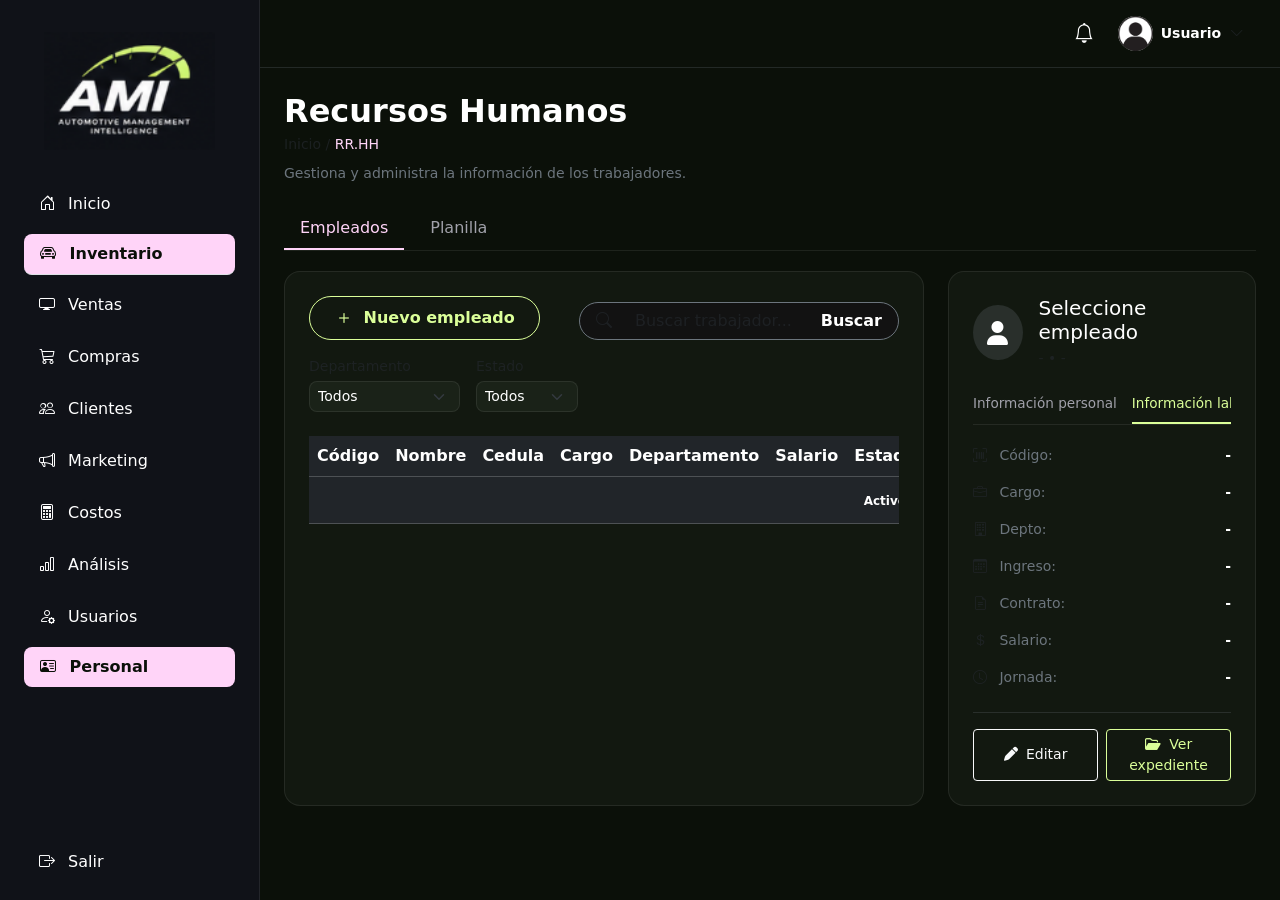
<file: Fronted/Pages/recursosHumanos.html>
<!DOCTYPE html>
<html lang="es">
<head>
    <meta charset="UTF-8">
    <meta name="viewport" content="width=device-width, initial-scale=1.0">
    <title>AMI - Trabajadores</title>
    <!-- Bootstrap CSS -->
    <link href="https://cdn.jsdelivr.net/npm/bootstrap@5.3.2/dist/css/bootstrap.min.css" rel="stylesheet">
    <link rel="stylesheet" href="https://cdnjs.cloudflare.com/ajax/libs/font-awesome/6.4.0/css/all.min.css">
    <!-- Bootstrap Icons -->
    <link rel="stylesheet" href="https://cdn.jsdelivr.net/npm/bootstrap-icons@1.11.1/font/bootstrap-icons.css">
    <!-- CSS Personalizado -->
    <link rel="stylesheet" href="../CSS/style.css">
    <style>
        
        :root {
            --bg-main: #0B1009;
            --bg-card: #121810;
            --bg-sidebar: #101218;
            --bg-input: #1A2218;
            --neon-green: #DBFF99;
            --neon-pink: #FFD4F8;
            --neon-purple: #A855F7;
            --neon-purple-glow: rgba(168, 85, 247, 0.35);
            --border-subtle: rgba(255, 255, 255, 0.08);
            --text-muted-custom: #A1A1AA;
        }

        body { background-color: var(--bg-main); color: #EFF0EB; font-family: system-ui, -apple-system, sans-serif; }
        .card-custom { background-color: var(--bg-card); border: 1px solid var(--border-subtle); }
        .bg-sidebar { background-color: var(--bg-sidebar); border-right: 1px solid var(--border-subtle); }
        
        .text-neon-green { color: var(--neon-green) !important; }
        .text-neon-pink { color: var(--neon-pink) !important; }
        
        /* Controles de formulario */
        .form-control-dark { background-color: var(--bg-input); border: 1px solid var(--border-subtle); color: #EFF0EB; border-radius: 8px; }
        .form-control-dark:focus { background-color: var(--bg-input); color: #EFF0EB; border-color: var(--neon-green); box-shadow: none; }
        
        /* Sidebar links */
        .sidebar-link { color: #EFF0EB; transition: 0.2s; }
        .sidebar-link:hover { background-color: rgba(16, 18, 24); }
       .sidebar-active { background-color: #FFD4F8; color: #0B1009 !important; font-weight: bold; }

        /* Vistas y Pestañas */
        .view-section { display: none; }
        .view-section.active { display: block; }
        
        .custom-tabs { display: flex; gap: 10px; border-bottom: 1px solid var(--border-subtle); margin-bottom: 20px; }
        .custom-tab { padding: 8px 16px; cursor: pointer; color: var(--text-muted-custom); border-bottom: 2px solid transparent; font-weight: 500; }
        .custom-tab.active { color: var(--neon-pink); border-bottom-color: var(--neon-pink); }

        .status { padding: 4px 10px; border-radius: 20px; font-size: 0.75rem; font-weight: 600; }
        .status.activo { background: rgba(219, 255, 153, 0.1); color: var(--neon-green); border: 1px solid var(--neon-green); }
        .status.inactivo { background: rgba(239, 68, 68, 0.1); color: #EF4444; border: 1px solid #EF4444; }
        .status.pagado { background: rgba(163, 230, 53, 0.1); color: #A3E635; border: 1px solid #A3E635; }
        .status.pendiente { background: rgba(234, 179, 8, 0.1); color: #EAB308; border: 1px solid #EAB308; }

        .employee-row { cursor: pointer; transition: background 0.2s; }
        .employee-row:hover { background-color: rgba(255, 255, 255, 0.02); }
        .employee-row.selected { background-color: rgba(168, 85, 247, 0.1) !important; }

         .sidebar-active-pink {
            background-color: var(--pink-soft) !important;
            color: #07060B !important;
            font-weight: 700;
            box-shadow: 0 0 12px var(--pink-soft-glow);
        }

        .sidebar-promo-card {
            background: linear-gradient(135deg, #1C132B 0%, #0F1019 100%);
            border: 1px solid rgba(229, 143, 229, 0.2);
            border-radius: 16px;
        }

        .inner-tabs { display: flex; gap: 15px; border-bottom: 1px solid var(--border-subtle); margin-bottom: 20px; font-size: 0.85rem; overflow-x: auto;}
        .inner-tab { padding-bottom: 8px; cursor: pointer; color: var(--text-muted-custom); transition: 0.3s; white-space: nowrap; }
        .inner-tab:hover { color: #fff; }
        .inner-tab.active { color: var(--neon-green); border-bottom: 2px solid var(--neon-green); font-weight: 500; }
        
        .inner-view { display: none; }
        .inner-view.active { display: block; }

        .btn-outline-neon { border: 1px solid var(--neon-green); color: var(--neon-green); background: transparent; transition: 0.3s; }
        .btn-outline-neon:hover { background: rgba(219, 255, 153, 0.1); color: var(--neon-green); }

        .dropdown-item { cursor: pointer; }
        .btn-editar-empleado, .btn-eliminar-empleado {
            width: 100%;
            text-align: left;
            border: 0;
            background: transparent;
        }
        .btn-editar-empleado:hover { background: rgba(255,255,255,.06); }
        .btn-eliminar-empleado:hover { background: rgba(239,68,68,.10); }
        .table-container { overflow-x: auto; width: 100%; }
        .payroll-table { min-width: 1800px; }
        .payroll-table th, .payroll-table td { white-space: nowrap; }
        .employee-actions { white-space: nowrap; }
    </style>
</head>
<body>
    <div class="d-flex" id="wrapper">
        
        <!-- Sidebar -->
        <div class="bg-sidebar d-flex flex-column p-3" id="sidebar-wrapper" style="width: 260px; min-height: 100vh;">
            <div class="sidebar-heading text-center py-3 mb-3">
                <img src="../Assets/Logo_Ami.png" alt="AMI Logo" class="img-fluid w-75">
            </div>
            <div class="list-group list-group-flush px-2 sidebar-menu flex-grow-1">
                <a href="../index.html" class="list-group-item list-group-item-action sidebar-link rounded-3 mb-2 bg-transparent border-0">
                    <i class="bi bi-house-door me-2"></i> Inicio
                </a>
                 <a href="inventario.html" class="list-group-item list-group-item-action sidebar-active rounded-3 mb-2">
                    <i class="bi bi-car-front me-2"></i> Inventario
                </a>
                <a href="ventas.html" class="list-group-item list-group-item-action sidebar-link rounded-3 mb-2 text-white bg-transparent">
                    <i class="bi bi-display me-2"></i> Ventas
                </a>
                <a href="compras.html" class="list-group-item list-group-item-action sidebar-link rounded-3 mb-2 text-white bg-transparent">
                    <i class="bi bi-cart3 me-2"></i> Compras
                </a>
                <a href="clientes.html" class="list-group-item list-group-item-action sidebar-link rounded-3 mb-2 text-white bg-transparent">
                    <i class="bi bi-people me-2"></i> Clientes
                </a>
                <a href="marketing.html" class="list-group-item list-group-item-action sidebar-link rounded-3 mb-2 text-white bg-transparent">
                    <i class="bi bi-megaphone me-2"></i> Marketing
                </a>
                <a href="Costos.html" class="list-group-item list-group-item-action sidebar-link rounded-3 mb-2 text-white bg-transparent">
                    <i class="bi bi-calculator me-2"></i> Costos
                </a>
                <a href="reportes.html" class="list-group-item list-group-item-action sidebar-link rounded-3 mb-2 text-white bg-transparent">
                    <i class="bi bi-bar-chart me-2"></i> Análisis
                </a>
                <a href="usuarios.html" class="list-group-item list-group-item-action sidebar-link rounded-3 mb-2 text-white bg-transparent">
                    <i class="bi bi-person-gear me-2"></i> Usuarios
                </a>
                <a href="#" class="list-group-item list-group-item-action sidebar-active rounded-3 mb-2 border-0">
                    <i class="bi bi-person-vcard me-2"></i> Personal
                </a>
            </div>
            <div class="mt-auto px-2">
                <a href="#" class="list-group-item list-group-item-action sidebar-link rounded-3 text-white bg-transparent border-0">
                    <i class="bi bi-box-arrow-right me-2"></i> Salir
                </a>
            </div>
        </div>

        <!-- Main Content Wrapper -->
        <div id="page-content-wrapper" class="w-100">
            <!-- Navbar Superior -->
            <nav class="navbar navbar-expand-lg navbar-dark bg-transparent py-3 px-4 border-bottom border-secondary border-opacity-25">
                <div class="container-fluid">
                    <div class="ms-auto d-flex align-items-center">
                        <div class="position-relative me-4 cursor-pointer text-white">
                            <i class="bi bi-bell fs-5"></i>
                        </div>
                        <div class="dropdown">
                            <div class="d-flex align-items-center cursor-pointer text-white" data-bs-toggle="dropdown">
                                <img src="../Assets/User.jpg" alt="Usuario" class="rounded-circle me-2" style="width: 35px; height: 35px; object-fit: cover;">
                                <span class="fw-bold small">Usuario <i class="bi bi-chevron-down ms-1 text-muted"></i></span>
                            </div>
                        </div>
                    </div>
                </div>
            </nav>

            <!-- Contenido Principal -->
            <div class="container-fluid px-4 py-4">
                <!-- Encabezado de la página -->
                <div class="mb-4 text-white">
                    <h2 class="fw-bold mb-1" id="header-title">Recursos Humanos</h2>
                    <p class="text-muted small mb-2">Inicio / <span class="text-neon-pink">RR.HH</span></p>
                    <p class="text-secondary small" id="header-desc">Gestiona y administra la información de los trabajadores.</p>
                </div>

                <!-- Pestañas Principales -->
                <div class="custom-tabs">
                    <div class="custom-tab active" onclick="switchMainTab('empleados', this)">Empleados</div>
                    <div class="custom-tab" onclick="switchMainTab('planilla', this)">Planilla</div>
                </div>

              <!-- VISTA: EMPLEADOS -->
                <div id="view-empleados" class="view-section active">
                    <div class="row g-4">
                        <div class="col-lg-8">
                            <div class="card card-custom p-4 rounded-4 h-100">
                                
                                <!-- Controles: Botón, Búsqueda y Filtros -->
                                <div class="d-flex flex-wrap justify-content-between align-items-end gap-3 mb-4">
                                    <button class="btn btn-outline-neon rounded-pill px-4 small fw-bold" data-bs-toggle="modal" data-bs-target="#modalEmpleado">
                                        <i class="bi bi-plus fs-5 align-middle me-1"></i> Nuevo empleado
                                    </button>
                                <div class="input-group flex-grow-1 border border-secondary rounded-pill" style="max-width: 320px; background-color: #121212;">
                                    <span class="input-group-text bg-transparent border-0 text-muted rounded-start-pill ps-3">
                                        <i class="bi bi-search"></i>
                                    </span>
                                    <input type="text" id="searchInput" class="form-control bg-transparent border-0 text-white shadow-none" placeholder="Buscar trabajador..." onkeyup="aplicarFiltros()">
                                    <button class="btn bg-transparent border-0 text-white rounded-end-pill px-3 fw-bold" type="button">
                                        Buscar
                                    </button>
                                </div>
                                    
                                    <div class="d-flex gap-3">
                                        <div>
                                            <label class="text-muted small mb-1 d-block">Departamento</label>
                                            <select id="filterDepto" class="form-select form-control-dark text-white form-select-sm" onchange="aplicarFiltros()">
                                                <option value="Todos">Todos</option>
                                                <option value="Ventas">Ventas</option>
                                                <option value="Contabilidad">Contabilidad</option>
                                                <option value="Taller">Taller</option>
                                                <option value="Administración">Administración</option>
                                            </select>
                                        </div>
                                        <div>
                                            <label class="text-muted small mb-1 d-block">Estado</label>
                                            <select id="filterEstado" class="form-select form-control-dark text-white form-select-sm" onchange="aplicarFiltros()">
                                                <option value="Todos">Todos</option>
                                                <option value="Activo">Activo</option>
                                                <option value="Inactivo">Inactivo</option>
                                            </select>
                                        </div>
                                    </div>
                                </div>

                                <!-- Tabla -->
                                <div class="table-responsive">
                                    <table class="table table-dark table-hover align-middle mb-0" style="background: transparent;">
                                        <thead>
                                            <tr>
                                                <th class="text-center">Código</th>
                                                <th class="text-center">Nombre</th>
                                                <th class="text-center">Cedula</th>
                                                <th class="text-center">Cargo</th>
                                                <th class="text-center">Departamento</th>
                                                <th class="text-center">Salario</th>
                                                <th class="text-center">Estado</th>
                                                <th class="text-center">Acciones</th>
                                            </tr>
                                        </thead>
                                       <tbody>
                                            <!-- Fila Activo -->
                                            <tr>
                                                <td class="text-center"><span class="placeholder-line" style="width: 50px;"></span></td>
                                                <td class="text-center"><span class="placeholder-line" style="width: 100px;"></span></td>
                                                <td class="text-center"><span class="placeholder-line" style="width: 80px;"></span></td>
                                                <td class="text-center"><span class="placeholder-line" style="width: 110px;"></span></td>
                                                <td class="text-center"><span class="placeholder-line" style="width: 70px;"></span></td>
                                                <td class="text-center"><span class="placeholder-line" style="width: 70px;"></span></td>
                                                <td class="text-center">
                                                    <span class="badge badge-activo rounded-pill">Activo</span>
                                                </td>
                                                <td class="text-center">
                                                    <div class="dropdown">
                                                        <button class="btn btn-link text-secondary p-0 border-0" type="button" data-bs-toggle="dropdown" aria-expanded="false">
                                                            <i class="bi bi-three-dots-vertical fs-5"></i>
                                                        </button>
                                                        <ul class="dropdown-menu dropdown-menu-dark dropdown-menu-dark-custom shadow-sm">
                                                            <li><button type="button" class="dropdown-item text-white btn-editar-empleado"><i class="bi bi-pencil-square me-2 text-neon"></i>Editar</button></li>
                                                            <li><hr class="dropdown-divider border-secondary opacity-25 my-1"></li>
                                                            <li><button type="button" class="dropdown-item text-danger btn-eliminar-empleado"><i class="bi bi-trash me-2"></i>Eliminar</button></li>
                                                        </ul>
                                                    </div>
                                                </td>
                                            </tr>                                         
                                        </tbody>
                                    </table>
                                </div>
                            </div>
                        </div>

                        <!-- Columna Lateral: Tarjeta Dinámica -->
                        <div class="col-lg-4">
                            <div class="card card-custom p-4 rounded-4 h-100">
                                <!-- Encabezado Tarjeta -->
                                <div class="d-flex align-items-center gap-3 mb-4">
                                    <div class="bg-secondary bg-opacity-25 rounded-circle d-flex align-items-center justify-content-center text-white" style="width: 55px; height: 55px; font-size: 1.5rem;">
                                        <i class="fa-solid fa-user"></i>
                                    </div>
                                    <div>
                                        <div class="d-flex align-items-center gap-2">
                                            <h5 class="mb-0 fs-5 text-white" id="p-nombre">Seleccione empleado</h5>
                                            <span id="p-badge" class="status activo" style="display:none;">Activo</span>
                                        </div>
                                        <p class="text-muted small mb-0 mt-1"><span id="p-cargo-header">-</span> • <span id="p-depto-header">-</span></p>
                                    </div>
                                </div>
                                
                                <!-- Pestañas Internas -->
                                <div class="inner-tabs">
                                    <div class="inner-tab" onclick="switchInnerTab('personal', this)">Información personal</div>
                                    <div class="inner-tab active" onclick="switchInnerTab('laboral', this)">Información laboral</div>
                                    <div class="inner-tab" onclick="switchInnerTab('pagos', this)">Historial de Pagos</div>
                                </div>

                                <!-- Contenido: Info Personal -->
                                <div id="inner-personal" class="inner-view">
                                    <ul class="list-unstyled small text-secondary d-flex flex-column gap-3 mb-4">
                                        <li class="d-flex justify-content-between"><span><i class="bi bi-envelope me-2 text-muted"></i> Correo:</span> <strong class="text-white" id="p-correo">-</strong></li>
                                        <li class="d-flex justify-content-between"><span><i class="bi bi-telephone me-2 text-muted"></i> Teléfono:</span> <strong class="text-white" id="p-telefono">-</strong></li>
                                        <li class="d-flex justify-content-between"><span><i class="bi bi-geo-alt me-2 text-muted"></i> Dirección:</span> <strong class="text-white text-end" id="p-direccion" style="max-width: 60%;">-</strong></li>
                                        <li class="d-flex justify-content-between"><span><i class="bi bi-person-vcard me-2 text-muted"></i> Cédula:</span> <strong class="text-white" id="p-cedula">-</strong></li>
                                    </ul>
                                </div>

                                <!-- Contenido: Info Laboral -->
                                <div id="inner-laboral" class="inner-view active">
                                    <ul class="list-unstyled small text-secondary d-flex flex-column gap-3 mb-4">
                                        <li class="d-flex justify-content-between"><span><i class="bi bi-upc-scan me-2 text-muted"></i> Código:</span> <strong class="text-white" id="p-codigo">-</strong></li>
                                        <li class="d-flex justify-content-between"><span><i class="bi bi-briefcase me-2 text-muted"></i> Cargo:</span> <strong class="text-white" id="p-cargo">-</strong></li>
                                        <li class="d-flex justify-content-between"><span><i class="bi bi-building me-2 text-muted"></i> Depto:</span> <strong class="text-white" id="p-depto">-</strong></li>
                                        <li class="d-flex justify-content-between"><span><i class="bi bi-calendar3 me-2 text-muted"></i> Ingreso:</span> <strong class="text-white" id="p-fecha">-</strong></li>
                                        <li class="d-flex justify-content-between"><span><i class="bi bi-file-earmark-text me-2 text-muted"></i> Contrato:</span> <strong class="text-white" id="p-contrato">-</strong></li>
                                        <li class="d-flex justify-content-between"><span><i class="bi bi-currency-dollar me-2 text-muted"></i> Salario:</span> <strong class="text-white" id="p-salario">-</strong></li>
                                        <li class="d-flex justify-content-between"><span><i class="bi bi-clock me-2 text-muted"></i> Jornada:</span> <strong class="text-white text-end" id="p-jornada" style="max-width: 60%;">-</strong></li>
                                    </ul>
                                </div>

                                <!-- Contenido: Historial Pagos -->
                                <div id="inner-pagos" class="inner-view">
                                    <div id="p-historial-container" class="d-flex flex-column gap-2">
                                    </div>
                                </div>

                                <div class="mt-auto pt-3 border-top border-secondary border-opacity-25 d-flex gap-2">
                                    <button class="btn btn-outline-light btn-sm w-50"><i class="fa-solid fa-pen me-1"></i> Editar</button>
                                    <button class="btn btn-outline-neon btn-sm w-50"><i class="fa-regular fa-folder-open me-1"></i> Ver expediente</button>
                                </div>
                            </div>
                        </div>
                    </div>
                </div>

                <!-- VISTA: PLANILLA -->
                <div id="view-planilla" class="view-section">
    <div class="row g-4">

        <!-- TABLA DE PLANILLA -->
        <div class="col-12 col-xl-8">
            <div class="card card-custom p-4 rounded-4">

                <div class="d-flex justify-content-between align-items-center mb-3 flex-wrap gap-2">
                    <div class="d-flex gap-2">
                        <select class="form-select form-control-dark form-select-sm">
                            <option>Septiembre 2026</option>
                        </select>

                        <select class="form-select form-control-dark form-select-sm">
                            <option>Primera Quincena</option>
                        </select>
                    </div>

                    <button id="btnGenerarPlanilla" type="button" class="btn btn-light btn-sm fw-bold">
                        <i class="fa-solid fa-file-invoice me-1"></i>
                        Generar planilla
                    </button>
                </div>
                <!-- CONTENEDOR DEL SCROLL -->
                <div class="table-container">

                    <table class="table table-dark table-hover align-middle mb-0 payroll-table">

                        <thead>
                            <tr class="text-muted small">

                                <th>ID planilla</th>
                                <th>Periodo Inicial</th>
                                <th>Empleado</th>
                                <th>Código Empleado</th>
                                <th>Salario base</th>
                                <th>Días Trabajados</th>
                                <th>Horas extra</th>
                                <th>Bonificaciones</th>
                                <th>Comisiones</th>
                                <th>Otros ingresos</th>
                                <th>Salario bruto</th>
                                <th>INSS</th>
                                <th>IR</th>
                                <th>Otras deducciones</th>
                                <th>Total deducciones</th>
                                <th>Salario neto</th>
                                <th>INSS Patronal</th>
                                <th>Total a pagar</th>
                                <th>Fecha de pago</th>
                                <th>Estado</th>
                                <th>Acciones</th>

                            </tr>
                        </thead>
                     <tbody>
                                        <tr>
                                        <td><span class="placeholder-line" style="width: 70px;"></span></td>
                                        <td><span class="placeholder-line" style="width: 100px;"></span></td>
                                        <td><span class="placeholder-line" style="width: 90px;"></span></td>
                                        <td><span class="placeholder-line" style="width: 120px;"></span></td>
                                        <td><span class="placeholder-line" style="width: 80px;"></span></td>
                                        <td><span class="placeholder-line" style="width: 90px;"></span></td>
                                        <td><span class="placeholder-line" style="width: 90px;"></span></td>
                                        <td><span class="placeholder-line" style="width: 90px;"></span></td>
                                        <td><span class="placeholder-line" style="width: 90px;"></span></td>
                                        <td><span class="placeholder-line" style="width: 90px;"></span></td>
                                        <td><span class="placeholder-line" style="width: 90px;"></span></td>
                                        <td><span class="placeholder-line" style="width: 90px;"></span></td>
                                        <td><span class="placeholder-line" style="width: 90px;"></span></td>
                                        <td><span class="placeholder-line" style="width: 90px;"></span></td>
                                        <td><span class="placeholder-line" style="width: 90px;"></span></td>
                                        <td><span class="placeholder-line" style="width: 90px;"></span></td>
                                        <td><span class="placeholder-line" style="width: 90px;"></span></td>
                                        <td><span class="placeholder-line" style="width: 90px;"></span></td>
                                        <td><span class="placeholder-line" style="width: 90px;"></span></td>
                                        <td><span class="placeholder-line" style="width: 90px;"></span></td>
                                        <td class="text-center">
                                                    <div class="dropdown">
                                                        <button class="btn btn-link text-secondary p-0 border-0" type="button" data-bs-toggle="dropdown" aria-expanded="false">
                                                            <i class="bi bi-three-dots-vertical fs-5"></i>
                                                        </button>
                                                        <ul class="dropdown-menu dropdown-menu-dark dropdown-menu-dark-custom shadow-sm">
                                                            <li><button type="button" class="dropdown-item text-white btn-editar-empleado"><i class="bi bi-pencil-square me-2 text-neon"></i>Editar</button></li>
                                                            <li><hr class="dropdown-divider border-secondary opacity-25 my-1"></li>
                                                            <li><button type="button" class="dropdown-item text-danger btn-eliminar-empleado"><i class="bi bi-trash me-2"></i>Eliminar</button></li>
                                                        </ul>
                                                    </div>
                                                </td>
                                        </tr>
                                    </tbody>
                    </table>
                </div>
            </div>
        </div>

        <div class="col-12 col-xl-4">

            <div class="card card-custom p-4 rounded-4">
                <h6 class="text-white mb-3">
                    <i class="fa-regular fa-calendar-check text-success me-2"></i>
                    Resumen de planilla
                </h6>
                <div class="d-flex justify-content-between small text-secondary mb-2">
                    <span>Total salario base</span>
                    <span class="text-white">C$ </span>
                </div>
                <div class="d-flex justify-content-between small text-secondary mb-2">
                    <span>Total horas extra</span>
                    <span class="text-white">C$ </span>
                </div>
                <div class="d-flex justify-content-between small text-secondary mb-2">
                    <span>Total ingresos</span>
                    <span class="text-white">C$ </span>
                </div>
                <div class="d-flex justify-content-between small text-secondary mb-3">
                    <span>Total deducciones</span>
                    <span class="text-white">C$ </span>
                </div>
                <hr class="border-secondary opacity-25">
                <div class="d-flex justify-content-between fw-bold text-white">
                    <span>Total a pagar</span>
                    <span class="text-neon-green">C$ </span>
                </div>
            </div>
        </div>
    </div>
</div>

    <script>
        /*
         * FRONTEND - RECURSOS HUMANOS
         * Esta capa controla la interacción y presentación.
         * La persistencia, eliminación real y cálculos serán responsabilidad del backend.
         */

        const tbody = document.getElementById('employees-table-body');

        // Datos temporales para comprobar la interfaz.
        // Posteriormente pueden ser sustituidos por una respuesta del backend.
        const listaEmpleadosMock = window.listaEmpleadosMock || [
            {
                id: 1,
                codigo: "EMP-001",
                nombre: "Empleado de ejemplo",
                cedula: "000-000000-0000A",
                correo: "empleado@ami.com",
                telefono: "8888-8888",
                direccion: "Managua, Nicaragua",
                cargo: "Vendedor",
                departamento: "Ventas",
                fecha: "2026-01-15",
                contrato: "T. Indeterminado",
                salario: "C$ 18,000.00",
                jornada: "Lunes a sábado",
                horasExtra: "0",
                estado: "Activo",
                historial: [
                    { mes: "Agosto 2026", monto: "C$ 18,000.00" },
                    { mes: "Julio 2026", monto: "C$ 18,000.00" }
                ]
            }
        ];

        function escaparHTML(valor) {
            return String(valor ?? "")
                .replace(/&/g, "&amp;")
                .replace(/</g, "&lt;")
                .replace(/>/g, "&gt;")
                .replace(/"/g, "&quot;")
                .replace(/'/g, "&#039;");
        }

        function renderizarTabla(datos) {
            if (!tbody) return;

            tbody.innerHTML = "";

            if (datos.length === 0) {
                tbody.innerHTML = `
                    <tr>
                        <td colspan="8" class="text-center text-muted py-4">
                            No se encontraron empleados con los filtros seleccionados.
                        </td>
                    </tr>`;
                limpiarTarjeta();
                return;
            }

            datos.forEach((emp, index) => {
                const tr = document.createElement('tr');
                tr.className = "employee-row";
                tr.dataset.employeeId = emp.id;

                if (index === 0) tr.classList.add('selected');

                const claseEstado = emp.estado === 'Activo' ? 'activo' : 'inactivo';

                tr.innerHTML = `
                    <td class="text-center">${escaparHTML(emp.codigo)}</td>
                    <td class="text-center">${escaparHTML(emp.nombre)}</td>
                    <td class="text-center">${escaparHTML(emp.cedula)}</td>
                    <td class="text-center">${escaparHTML(emp.cargo)}</td>
                    <td class="text-center">${escaparHTML(emp.departamento)}</td>
                    <td class="text-center">${escaparHTML(emp.salario)}</td>
                    <td class="text-center">
                        <span class="status ${claseEstado}">${escaparHTML(emp.estado)}</span>
                    </td>
                    <td class="text-center employee-actions">
                        <div class="dropdown">
                            <button class="btn btn-link text-secondary p-0 border-0"
                                    type="button"
                                    data-bs-toggle="dropdown"
                                    aria-expanded="false"
                                    title="Acciones">
                                <i class="bi bi-three-dots-vertical fs-5"></i>
                            </button>
                            <ul class="dropdown-menu dropdown-menu-dark shadow-sm">
                                <li>
                                    <button type="button"
                                            class="dropdown-item text-white btn-editar-empleado"
                                            data-id="${escaparHTML(emp.id)}">
                                        <i class="bi bi-pencil-square me-2 text-neon"></i>Editar
                                    </button>
                                </li>
                                <li><hr class="dropdown-divider border-secondary opacity-25 my-1"></li>
                                <li>
                                    <button type="button"
                                            class="dropdown-item text-danger btn-eliminar-empleado"
                                            data-id="${escaparHTML(emp.id)}">
                                        <i class="bi bi-trash me-2"></i>Eliminar
                                    </button>
                                </li>
                            </ul>
                        </div>
                    </td>
                `;

                tr.addEventListener('click', (event) => {
                    if (event.target.closest('.dropdown')) return;

                    document.querySelectorAll('.employee-row')
                        .forEach(row => row.classList.remove('selected'));

                    tr.classList.add('selected');
                    actualizarTarjeta(emp);
                });

                tbody.appendChild(tr);
            });

            actualizarTarjeta(datos[0]);
        }

        function aplicarFiltros() {
            const txtBuscar = document.getElementById('searchInput').value.toLowerCase().trim();
            const valDepto = document.getElementById('filterDepto').value;
            const valEstado = document.getElementById('filterEstado').value;

            const datosFiltrados = listaEmpleadosMock.filter(emp => {
                const cumpleBusqueda =
                    emp.nombre.toLowerCase().includes(txtBuscar) ||
                    emp.codigo.toLowerCase().includes(txtBuscar) ||
                    emp.cedula.toLowerCase().includes(txtBuscar);

                const cumpleDepto =
                    valDepto === "Todos" || emp.departamento === valDepto;

                const cumpleEstado =
                    valEstado === "Todos" || emp.estado === valEstado;

                return cumpleBusqueda && cumpleDepto && cumpleEstado;
            });

            renderizarTabla(datosFiltrados);
        }

        function limpiarTarjeta() {
            document.getElementById('p-nombre').innerText = "Seleccione empleado";
            document.getElementById('p-cargo-header').innerText = "-";
            document.getElementById('p-depto-header').innerText = "-";

            const badge = document.getElementById('p-badge');
            badge.style.display = "none";

            [
                'p-codigo', 'p-cargo', 'p-depto', 'p-fecha',
                'p-contrato', 'p-salario', 'p-jornada',
                'p-correo', 'p-telefono', 'p-direccion', 'p-cedula'
            ].forEach(id => document.getElementById(id).innerText = "-");

            document.getElementById('p-historial-container').innerHTML = "";
        }

        function actualizarTarjeta(emp) {
            document.getElementById('p-nombre').innerText = emp.nombre;
            document.getElementById('p-cargo-header').innerText = emp.cargo;
            document.getElementById('p-depto-header').innerText = emp.departamento;

            const badge = document.getElementById('p-badge');
            badge.style.display = "inline-block";
            badge.innerText = emp.estado;
            badge.className = emp.estado === 'Activo'
                ? 'status activo'
                : 'status inactivo';

            document.getElementById('p-codigo').innerText = emp.codigo;
            document.getElementById('p-cargo').innerText = emp.cargo;
            document.getElementById('p-depto').innerText = emp.departamento;
            document.getElementById('p-fecha').innerText = emp.fecha;
            document.getElementById('p-contrato').innerText = emp.contrato;
            document.getElementById('p-salario').innerText = emp.salario;
            document.getElementById('p-jornada').innerText = emp.jornada;

            document.getElementById('p-correo').innerText = emp.correo;
            document.getElementById('p-telefono').innerText = emp.telefono;
            document.getElementById('p-direccion').innerText = emp.direccion;
            document.getElementById('p-cedula').innerText = emp.cedula;

            const histContainer = document.getElementById('p-historial-container');
            histContainer.innerHTML = "";

            if (emp.historial && emp.historial.length > 0) {
                emp.historial.forEach(pago => {
                    histContainer.innerHTML += `
                        <div class="d-flex justify-content-between align-items-center p-2 rounded"
                             style="background: rgba(255,255,255,0.03); border: 1px solid var(--border-subtle);">
                            <div>
                                <p class="mb-0 text-white small">${escaparHTML(pago.mes)}</p>
                                <small class="text-muted" style="font-size: 0.7rem;">
                                    Transferencia bancaria
                                </small>
                            </div>
                            <span class="text-neon-green fw-bold small">
                                ${escaparHTML(pago.monto)}
                            </span>
                        </div>`;
                });
            } else {
                histContainer.innerHTML = `
                    <p class="text-muted small text-center mt-3">
                        No hay registros de pago recientes.
                    </p>`;
            }
        }

        function switchMainTab(viewName, clickedTab) {
            document.querySelectorAll('.custom-tab')
                .forEach(t => t.classList.remove('active'));

            clickedTab.classList.add('active');

            document.querySelectorAll('.view-section')
                .forEach(s => s.classList.remove('active'));

            document.getElementById('view-' + viewName).classList.add('active');
        }

        function switchInnerTab(tabName, clickedTab) {
            document.querySelectorAll('.inner-tab')
                .forEach(t => t.classList.remove('active'));

            clickedTab.classList.add('active');

            document.querySelectorAll('.inner-view')
                .forEach(v => v.classList.remove('active'));

            document.getElementById('inner-' + tabName).classList.add('active');
        }

        /*
         * PUNTOS DE CONEXIÓN CON BACKEND
         * --------------------------------
         * No hacen persistencia ni cálculos todavía.
         * El backend podrá reemplazar estas funciones con fetch/AJAX.
         */

        function guardarEmpleado() {
            const datos = {
                nombre: document.getElementById('empleadoNombre')?.value,
                cedula: document.getElementById('empleadoCedula')?.value,
                correo: document.getElementById('empleadoCorreo')?.value,
                telefono: document.getElementById('empleadoTelefono')?.value,
                direccion: document.getElementById('empleadoDireccion')?.value,
                codigo: document.getElementById('empleadoCodigo')?.value,
                cargo: document.getElementById('empleadoCargo')?.value,
                contrato: document.getElementById('empleadoContrato')?.value,
                departamento: document.getElementById('empleadoDepartamento')?.value,
                salario: document.getElementById('empleadoSalario')?.value,
                jornada: document.getElementById('empleadoJornada')?.value,
                horasExtra: document.getElementById('empleadoHorasExtra')?.value,
                fecha: document.getElementById('empleadoFecha')?.value,
                estado: document.getElementById('empleadoEstado')?.value
            };

            console.log("HOOK BACKEND - POST /empleados", datos);
        }

        function editarEmpleado(id) {
            console.log("HOOK BACKEND - GET/EDIT empleado:", id);
            // Aquí posteriormente se abrirá el formulario de edición
            // y/o se conectará con PUT/PATCH.
        }

        function eliminarEmpleado(id) {
            console.log("HOOK BACKEND - DELETE empleado:", id);
            // Aquí posteriormente se agregará confirmación y DELETE.
        }

        function generarPlanilla() {
            const periodo = document.querySelector('#view-planilla select:nth-of-type(1)')?.value;
            const quincena = document.querySelector('#view-planilla select:nth-of-type(2)')?.value;

            console.log("HOOK BACKEND - GENERAR PLANILLA", {
                periodo,
                quincena
            });

            // Los cálculos de salario, INSS, IR, deducciones,
            // salario neto, INSS patronal y total a pagar
            // serán realizados por el backend.
        }

        // Acciones de la tabla.
        document.addEventListener('click', (event) => {
            const btnEditar = event.target.closest('.btn-editar-empleado');
            const btnEliminar = event.target.closest('.btn-eliminar-empleado');

            if (btnEditar) {
                event.stopPropagation();
                editarEmpleado(btnEditar.dataset.id);
            }

            if (btnEliminar) {
                event.stopPropagation();
                eliminarEmpleado(btnEliminar.dataset.id);
            }
        });

        document.getElementById('btnGuardarEmpleado')
            ?.addEventListener('click', guardarEmpleado);

        document.getElementById('btnGenerarPlanilla')
            ?.addEventListener('click', generarPlanilla);

        window.addEventListener('load', () => {
            renderizarTabla(listaEmpleadosMock);
        });
    </script>
    <div class="modal fade" id="modalEmpleado" tabindex="-1" aria-hidden="true">
    <div class="modal-dialog modal-dialog-centered">
        <div class="modal-content card-custom text-white">
            <div class="modal-header border-bottom border-secondary border-opacity-25">
                <h5 class="modal-title fw-bold"><i class="bi bi-display text-neon-green me-2"></i>Gestión de Trabajadores</h5>
                <button type="button" class="btn-close btn-close-white" data-bs-dismiss="modal" aria-label="Close"></button>
            </div>
            <div class="modal-body">
                <form id="formEmpleado" novalidate>
                    <div class="row g-3">
                            <h8 class="modal-title fw-bold"></i>Información Personal</h8>
                        <div class="col-md-6">
                            <label class="form-label small text-secondary">Nombre Completo</label>
                            <input type="text" class="form-control form-control-dark" id="empleadoNombre" placeholder="Nombre del trabajador">
                        </div>
                        <div class="col-md-6">
                            <label class="form-label small text-secondary">Cedula</label>
                            <input type="text" class="form-control form-control-dark" id="empleadoCedula" placeholder="Cédula del trabajador">
                        </div>
                         <div class="col-md-6">
                            <label class="form-label small text-secondary">Correo</label>
                            <input type="text" class="form-control form-control-dark" id="empleadoCorreo" placeholder="Correo del trabajador">
                        </div>
                         <div class="col-md-6">
                            <label class="form-label small text-secondary">Telefono</label>
                            <input type="text" class="form-control form-control-dark" id="empleadoTelefono" placeholder="Teléfono del trabajador">
                        </div>
                        <div class="col-md-6">
                            <label class="form-label small text-secondary">Direccion</label>
                            <input type="text" class="form-control form-control-dark" id="empleadoTelefono" placeholder="Teléfono del trabajador">
                        </div>
                        <h8 class="modal-title fw-bold"></i>Información Laboral</h8>
                        <div class="col-md-6">
                            <label class="form-label small text-secondary">Codigo</label>
                            <input type="text" class="form-control form-control-dark" id="empleadoCodigo" placeholder="Código del trabajador">
                        </div>
                        <div class="col-md-6">
                            <label class="form-label small text-secondary">Cargo</label>
                            <input type="text" class="form-control form-control-dark" id="empleadoCargo" placeholder="Cargo del trabajador">
                        </div>
                         <div class="col-md-6">
                            <label class="form-label small text-secondary">Tipo de contrato</label>
                            <select id="empleadoContrato" class="form-select form-control-dark">
                                    <option>T. Determinado</option>
                                    <option>T. Indeterminado</option>
                                </select>
                        </div>
                       <div class="col-md-6">
                            <label class="form-label small text-secondary">Departamento</label>
                             <select id="empleadoDepartamento" class="form-select form-control-dark">
                                    <option>Ventas</option>
                                    <option>Contabilidad</option>
                                    <option>Taller</option>
                                    <option>Administración</option>
                                </select>
                        </div>                      
                               <div class="col-md-6">
                            <label class="form-label small text-secondary">Salario (C$)</label>
                            <input type="number" id="empleadoSalario" step="0.01" class="form-control form-control-dark" placeholder="0.00">
                        </div>
                        <div class="col-md-6">
                            <label class="form-label small text-secondary">Jornada</label>
                            <input type="text" id="empleadoJornada" class="form-control form-control-dark" placeholder="Jornada del trabajador">
                        </div>
                        <div class="col-md-6">
                            <label class="form-label small text-secondary">Horas extra</label>
                            <input type="text" id="empleadoHorasExtra" class="form-control form-control-dark" placeholder="Si aplica">
                        </div>
                        <div class="col-md-6">
                            <label class="form-label small text-secondary">Fecha de ingreso</label>
                            <input id="empleadoFecha" type="date" class="form-control form-control-dark">
                        </div>
                         <div class="col-md-6">
                                <label class="form-label small text-secondary">Estado</label>
                                <select id="empleadoEstado" class="form-select form-control-dark">
                                    <option>Activo</option>
                                    <option>Inactivo</option>
                                </select>
                            </div>
                        <div class="modal-footer border-top border-secondary border-opacity-25">
                    <button type="button" class="btn border-secondary text-white rounded-pill px-4" data-bs-dismiss="modal">Cancelar</button>
                    <button id="btnGuardarEmpleado" type="button" class="btn bg-neon-green fw-bold rounded-pill px-4 text-dark">Guardar empleado</button>
                </div>
                    </div>

    <!-- Bootstrap JS -->
    <script src="https://cdn.jsdelivr.net/npm/bootstrap@5.3.2/dist/js/bootstrap.bundle.min.js"></script>
</body>
</html>
</file>
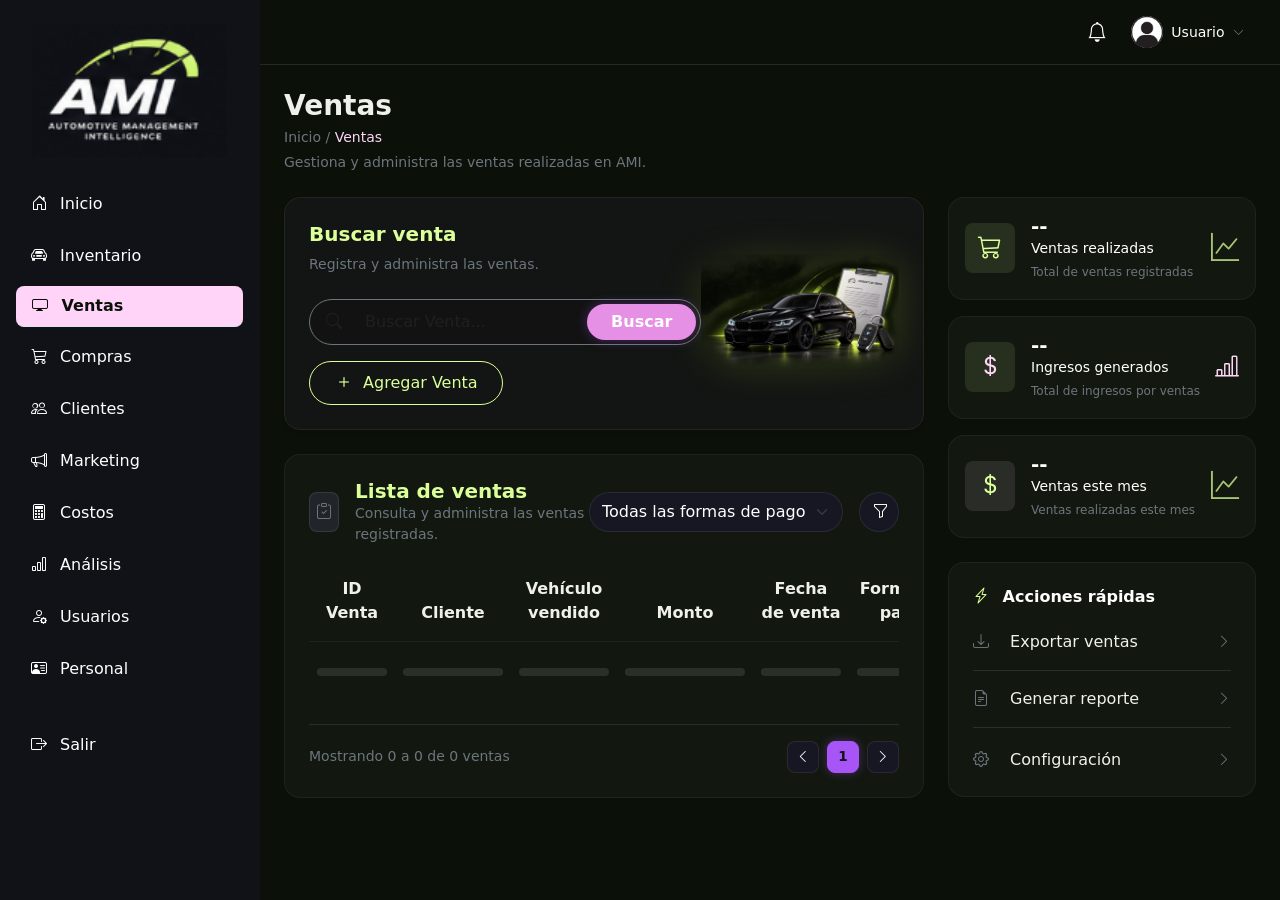
<file: Fronted/Pages/ventas.html>
<!DOCTYPE html>
<html lang="es">
<head>
    <meta charset="UTF-8">
    <meta name="viewport" content="width=device-width, initial-scale=1.0">
    <title>AMI - Ventas</title>
    <!-- Bootstrap CSS -->
    <link href="https://cdn.jsdelivr.net/npm/bootstrap@5.3.2/dist/css/bootstrap.min.css" rel="stylesheet">
    <!-- Bootstrap Icons -->
    <link rel="stylesheet" href="https://cdn.jsdelivr.net/npm/bootstrap-icons@1.11.1/font/bootstrap-icons.css">
    <link rel="stylesheet" href="../CSS/style.css">
     <style>

        body { background-color: #0B1009; color: #EFF0EB; font-family: system-ui, -apple-system, sans-serif; }
        .card-custom { background-color: #121810; border: 1px solid rgba(255, 255, 255, 0.05); }
        .bg-sidebar { background-color: #101218; border-right: 1px solid rgba(255, 255, 255, 0.05); }
        
        .text-neon-green { color: #DBFF99 !important; }
        .bg-neon-green { background-color: #eaebe7 !important; color: #0B1009 !important; }
        .text-neon-pink { color: #FFD4F8 !important; }
        .bg-neon-pink { background-color: #FFD4F8 !important; color: #0B1009 !important; }
        
        /* Controles de formulario y botones */
        .form-control-dark { background-color: #1A2218; border: 1px solid rgba(255,255,255,0.1); color: #EFF0EB; }
        .form-control-dark:focus { background-color: #1A2218; color: #EFF0EB; border-color: #DBFF99; box-shadow: none; }
        .btn-outline-green { border: 1px solid #DBFF99; color: #DBFF99; }
        .btn-outline-green:hover { background-color: rgba(219, 255, 153, 0.1); color: #DBFF99; }
        
        /* Tabla personalizada */
        .table-dark-custom { --bs-table-bg: transparent; --bs-table-color: #EFF0EB; --bs-table-border-color: rgba(255,255,255,0.05); }
        .table-dark-custom th { font-weight: 600; color: #EFF0EB; border-bottom: 1px solid rgba(255,255,255,0.05); padding-bottom: 1rem; }
        .table-dark-custom td { padding: 1rem 0.5rem; vertical-align: middle; border-bottom: none; }
        
        /* Elementos vacíos de la tabla (las barritas grises del diseño) */
        .placeholder-line { display: inline-block; width: 60%; height: 8px; background-color: rgba(255, 255, 255, 0.1); border-radius: 4px; }
        
       /* Menú lateral */
        .sidebar-link { color: #EFF0EB; transition: 0.2s; }
        .sidebar-link:hover { background-color: rgba(16, 18, 24); }
       .sidebar-active { background-color: #FFD4F8; color: #0B1009 !important; font-weight: bold; }
        
        /* Enlaces de acciones rápidas */
        .action-link { text-decoration: none; color: #EFF0EB; transition: 0.2s; }
        .action-link:hover { color: #DBFF99; }
        
        /* Paginación */
        .page-btn { background-color: #101218; border: 1px solid rgba(16, 18, 24); color: #EFF0EB; width: 32px; height: 32px; display: flex; align-items: center; justify-content: center; border-radius: 6px; cursor: pointer;}
        .page-btn.active { background-color: #DBFF99; color: #101218; border-color: #DBFF99; font-weight: bold; }
         .page-btn.active {
            background-color: var(--neon-purple);
            border-color: var(--neon-purple);
            box-shadow: 0 0 10px var(--neon-purple-glow);
        }

        .page-btn {
            width: 32px;
            height: 32px;
            display: inline-flex;
            align-items: center;
            justify-content: center;
            border-radius: 8px;
            background-color: var(--bg-input);
            border: 1px solid var(--border-subtle);
            color: #FFF;
            font-size: 0.85rem;
            text-decoration: none;
        }

        .icon-box-purple { background: rgba(168, 85, 247, 0.15); color: var(--neon-purple); }
        .icon-box-lime { background: rgba(163, 230, 53, 0.15); color: var(--neon-lime); }
        .icon-box-blue { background: rgba(56, 189, 248, 0.15); color: var(--neon-blue); }
        .icon-box-dark { background: rgba(255, 255, 255, 0.05); color: var(--text-muted-custom); }

        .icon-box {
            width: 44px;
            height: 44px;
            border-radius: 12px;
            display: flex;
            align-items: center;
            justify-content: center;
            font-size: 1.2rem;
            flex-shrink: 0;
        }

         .table-custom {
            --bs-table-bg: transparent;
            --bs-table-color: #F9FAFB;
            --bs-table-border-color: var(--border-subtle);
        }

        .table-custom th {
            color: var(--text-muted-custom);
            font-weight: 500;
            font-size: 0.82rem;
            border-bottom-width: 1px;
        }

        .table-custom td {
            padding: 0.9rem 0.5rem;
            font-size: 0.88rem;
        }

        .badge-finalizada {
            border: 1px solid #4B5563;
            color: #9CA3AF;
            background: rgba(75, 85, 99, 0.15);
            font-weight: 500;
            padding: 0.35em 0.8em;
        }

        .badge-activa {
            border: 1px solid var(--neon-lime);
            color: var(--neon-lime);
            background: rgba(163, 230, 53, 0.08);
            font-weight: 500;
            padding: 0.35em 0.8em;
        }

        .badge-programada {
            border: 1px solid var(--neon-purple);
            color: #D8B4FE;
            background: rgba(168, 85, 247, 0.1);
            font-weight: 500;
            padding: 0.35em 0.8em;
        }

        .form-control-dark {
            background-color: var(--bg-input);
            border: 1px solid var(--border-subtle);
            color: #FFF;
            border-radius: 10px;
        }

        .form-control-dark::placeholder {
            color: #6B7280;
        }

        .form-control-dark:focus {
            background-color: var(--bg-input);
            color: #FFF;
            border-color: var(--neon-purple);
            box-shadow: 0 0 10px var(--neon-purple-glow);
        }
        .btn-neon-lime:hover {
            transform: translateY(-1px);
            box-shadow: 0 0 18px var(--neon-lime-glow);
        }

        .btn-purple {
            background-color: var(--neon-purple) !important;
            color: #FFF !important;
            font-weight: 600;
            border: none;
            box-shadow: 0 0 12px var(--neon-purple-glow);
        }

        .btn-purple:hover {
            background-color: #9333EA !important;
            box-shadow: 0 0 18px var(--neon-purple-glow);
        }

        .text-subhead {
            color: var(--text-muted-custom) !important;
        }

        .text-banner-desc {
            color: var(--text-banner-sub) !important;
        }

        /* Botones */
        .btn-neon-lime {
            background-color: var(--neon-lime) !important;
            color: #07060B !important;
            font-weight: 700;
            border: none;
            box-shadow: 0 0 12px var(--neon-lime-glow);
            transition: all 0.2s ease;
        }

        .hero-banner {
            background: linear-gradient(135deg, #1D1035 0%, #0F1019 70%);
            border: 1px solid rgba(168, 85, 247, 0.25);
            border-radius: 20px;
            position: relative;
            overflow: hidden;
        }

        .hero-banner::after {
            content: '';
            position: absolute;
            top: -50%;
            right: -10%;
            width: 300px;
            height: 300px;
            background: radial-gradient(circle, var(--neon-purple-glow) 0%, transparent 70%);
            pointer-events: none;
        }

        .dark-card {
            background-color: var(--bg-card);
            border: 1px solid var(--border-subtle);
            border-radius: 18px;
            transition: transform 0.2s ease, box-shadow 0.2s ease;
        }

        .sidebar-active-pink {
            background-color: var(--pink-soft) !important;
            color: #07060B !important;
            font-weight: 700;
            box-shadow: 0 0 12px var(--pink-soft-glow);
        }

        .sidebar-promo-card {
            background: linear-gradient(135deg, #1C132B 0%, #0F1019 100%);
            border: 1px solid rgba(229, 143, 229, 0.2);
            border-radius: 16px;
        }

        #sidebar-wrapper {
            width: 250px;
            min-height: 100vh;
            background-color: var(--bg-sidebar);
            border-right: 1px solid var(--border-subtle);
        }
        :root {
            --bg-main: #07060B;
            --bg-card: #0F1019;
            --bg-card-hover: #151724;
            --bg-sidebar: #0B0C12;
            --bg-input: #161722;
            
            /* Rosa bajo sólido para botones activos */
            --pink-soft: #E58FE5;
            --pink-soft-glow: rgba(229, 143, 229, 0.25);
            
            --neon-purple: #A855F7;
            --neon-purple-glow: rgba(168, 85, 247, 0.35);
            --neon-lime: #A3E635;
            --neon-lime-glow: rgba(163, 230, 53, 0.35);
            --neon-blue: #38BDF8;
            
            --border-subtle: rgba(255, 255, 255, 0.08);
            --text-muted-custom: #A1A1AA; 
            --text-banner-sub: #CBD5E1;   
        } 
    </style>
</head>
<body>
     <div class="d-flex" id="wrapper">
        
        <!-- Sidebar (Menú Lateral) -->
        
        <div class="sidebar" id="sidebar-wrapper" style="background-color: #101218; border-right: 1px solid rgba(16, 18, 24);">
            <div class="sidebar-heading text-center py-4">
                <img src="../Assets/Logo_Ami.png" alt="AMI Logo" class="img-fluid w-75">
            </div>
            <div class="list-group list-group-flush px-3 sidebar-menu">
                <!-- Enlace al Inicio -->
                <a href="../index.html" class="list-group-item list-group-item-action sidebar-link rounded-3 mb-2 text-white bg-transparent">
                    <i class="bi bi-house-door me-2"></i> Inicio
                </a>
                <!-- Active Tab: Inventario -->
                <a href="inventario.html" class="list-group-item list-group-item-action sidebar-link rounded-3 mb-2 text-white bg-transparent">
                    <i class="bi bi-car-front me-2"></i> Inventario
                </a>
                <a href="ventas.html" class="list-group-item list-group-item-action sidebar-active rounded-3 mb-2">
                    <i class="bi bi-display me-2"></i> Ventas
                </a>
                <a href="compras.html" class="list-group-item list-group-item-action sidebar-link rounded-3 mb-2 text-white bg-transparent">
                    <i class="bi bi-cart3 me-2"></i> Compras
                </a>
                <a href="clientes.html" class="list-group-item list-group-item-action sidebar-link rounded-3 mb-2 text-white bg-transparent">
                    <i class="bi bi-people me-2"></i> Clientes
                </a>
                <a href="marketing.html" class="list-group-item list-group-item-action sidebar-link rounded-3 mb-2 text-white bg-transparent">
                    <i class="bi bi-megaphone me-2"></i> Marketing
                </a>
                <a href="#" class="list-group-item list-group-item-action sidebar-link rounded-3 mb-2">
                    <i class="bi bi-calculator me-2"></i> Costos
                </a>
                <a href="reportes.html" class="list-group-item list-group-item-action sidebar-link rounded-3 mb-2 text-white bg-transparent">
                    <i class="bi bi-bar-chart me-2"></i> Análisis
                </a>
                <a href="usuarios.html" class="list-group-item list-group-item-action sidebar-link rounded-3 mb-2 text-white bg-transparent">
                    <i class="bi bi-person-gear me-2"></i> Usuarios
                </a>
                <a href="#" class="list-group-item list-group-item-action sidebar-link rounded-3 mb-2">
                    <i class="bi bi-person-vcard me-2"></i> Personal
                </a>
                
                <div class="mt-4 mb-3">
                    <a href="#" class="list-group-item list-group-item-action sidebar-link rounded-3 text-white bg-transparent">
                        <i class="bi bi-box-arrow-right me-2"></i> Salir
                    </a>
                </div>
            </div>
        </div>

        <div class="flex-grow-1 overflow-auto">     
            <!-- Navbar Superior -->
           <nav class="navbar navbar-expand-lg navbar-dark bg-transparent py-3 px-4 border-bottom border-secondary border-opacity-25">
                <div class="container-fluid">
                    <div class="ms-auto d-flex align-items-center">
                        <div class="position-relative me-4 cursor-pointer text-white">
                            <i class="bi bi-bell fs-5"></i>
                        </div>
                        <!-- Usuario -->
                        <div class="d-flex align-items-center cursor-pointer text-white">
                            <img src="../Assets/User.jpg" alt="Usuario" class="rounded-circle me-2" style="width: 32px; height: 32px; object-fit: cover;">
                            <span class="small">Usuario <i class="bi bi-chevron-down ms-1 text-secondary" style="font-size: 0.8em;"></i></span>
                        </div>
                    </div>
                </div>
            </nav>

            <div class="container-fluid px-4 py-4">
                
                <div class="mb-4">
                    <h3 class="fw-bold mb-1">Ventas</h3>
                    <p class="text-secondary small mb-1">Inicio / <span class="text-neon-pink">Ventas</span></p>
                    <p class="text-secondary small">Gestiona y administra las ventas realizadas en AMI.</p>
                </div>

                <div class="row g-4">
                    <div class="col-lg-8">
                      
                         <div class="card dark-card border-0 rounded-4 shadow-sm mb-4 position-relative overflow-hidden">
                            <div class="card-body p-4 d-flex justify-content-between align-items-center">
                                <div class="w-60 position-relative z-index-2">
                                    <h5 class="fw-bold text-neon-green mb-2">Buscar venta</h5>
                                <p class="text-secondary small mb-4">Registra y administra las ventas.</p>
                                    <div class="d-flex align-items-center gap-3 flex-wrap">
                                    <div class="input-group flex-grow-1 border border-secondary rounded-pill" style="max-width: 450px; background-color: #121212;">
                                            <span class="input-group-text bg-transparent border-0 text-muted rounded-start-pill ps-3">
                                                <i class="bi bi-search"></i>
                                            </span>
                                            <input type="text" class="form-control bg-transparent border-0 text-white shadow-none" placeholder="Buscar Venta...">
                                            <button class="btn btn-purple rounded-pill px-4 fw-bold m-1 text-dark" style="background-color: var(--pink-soft) !important;" type="button">
                                                Buscar
                                            </button>
                                        </div>
                                        
                                <button class="btn btn-outline-green rounded-pill px-4" data-bs-toggle="modal" data-bs-target="#modalVenta">
                                            <i class="bi bi-plus fs-5 align-middle me-1"></i> Agregar Venta                                        
                                </button>
                                </div>
                                </div>
                                <div class="w-40 text-end position-relative z-index-1">
                                    <img src="../Assets/VentasVentana.png" alt="Caja y Carrito" class="img-fluid hero-illustration">
                                </div>
                            </div>
                        </div>

                        <!-- Tarjeta Inferior: Lista de Ventas -->
                        <div class="card card-custom rounded-4 p-4">
                            <!-- Encabezado de la tabla -->
                            <div class="d-flex justify-content-between align-items-center mb-4">
                                <div class="d-flex align-items-center gap-3">
                                    <div class="bg-dark rounded-3 d-flex align-items-center justify-content-center border border-secondary border-opacity-25" style="width: 40px; height: 40px;">
                                        <i class="bi bi-clipboard-check text-secondary"></i>
                                    </div>
                                    <div>
                                        <h5 class="fw-bold text-neon-green mb-0">Lista de ventas</h5>
                                        <p class="text-secondary small mb-0">Consulta y administra las ventas registradas.</p>
                                    </div>
                                     
                                </div>
                                
                                <div class="d-flex gap-2">
                                        <select class="form-select form-control-dark rounded-pill me-2 text-white" style="width: auto;">
                                            <option>Todas las formas de pago</option>
                                            <option>Todos</option>
                                            <option>Efectivo</option>
                                            <option>Transferencia</option>
                                            <option>Financiado</option>
                                        </select>
                                        <button class="btn form-control-dark rounded-circle" style="width: 40px; height: 40px;"><i class="bi bi-funnel"></i></button>
                                    </div>
                            </div>

                            <div class="table-responsive">
                                 <table class="table table-dark-custom mb-4">
                                        <thead>
                                            <tr>
                                                <th class="text-center">ID Venta</th>
                                                <th class="text-center">Cliente</th>
                                                <th class="text-center">Vehículo vendido</th>
                                                <th class="text-center">Monto</th>
                                                <th class="text-center">Fecha de venta</th>
                                                <th class="text-center">Forma de pago</th>
                                                <th class="text-center">Estado</th>
                                                <th class="text-center">Acciones</th>
                                                </tr>
                                        </thead>
                                    <tbody>
                                        <tr>
                                            <td><span class="placeholder-line" style="width: 70px;"></span></td>
                                            <td><span class="placeholder-line" style="width: 100px;"></span></td>
                                            <td><span class="placeholder-line" style="width: 90px;"></span></td>
                                            <td><span class="placeholder-line" style="width: 120px;"></span></td>
                                            <td><span class="placeholder-line" style="width: 80px;"></span></td>
                                            <td><span class="placeholder-line" style="width: 90px;"></span></td>
                                            <td><span class="placeholder-line" style="width: 90px;"></span></td>
                                           <td class="text-center">
                                       
                                        <div class="dropdown">
                                                    <button class="btn btn-link text-secondary p-0" type="button" data-bs-toggle="dropdown" aria-expanded="false">
                                                        <i class="bi bi-three-dots-vertical"></i>
                                                    </button>
                                                    <ul class="dropdown-menu dropdown-menu-dark dropdown-menu-dark-custom shadow">
                                                        <li><a class="dropdown-item text-white" href="#"><i class="bi bi-arrow-clockwise me-2"></i> Editar</a></li>
                                                        <li><hr class="dropdown-divider border-secondary"></li>
                                                        <li><a class="dropdown-item text-danger" href="#"><i class="bi bi-trash me-2"></i> Eliminar</a></li>
                                                    </ul>
                                                </div>
                                         </td>
                                        </tr>
                                        
                                    </tbody>
                                </table>
                            </div>

                            <div class="d-flex justify-content-between align-items-center border-top border-secondary border-opacity-25 pt-3">
                                <span class="text-secondary small">Mostrando 0 a 0 de 0 ventas</span>
                                <div class="d-flex gap-2">
                                    <div class="page-btn"><i class="bi bi-chevron-left"></i></div>
                                    <div class="page-btn active">1</div>
                                    <div class="page-btn"><i class="bi bi-chevron-right"></i></div>
                                </div>
                            </div>
                        </div>
                    </div>

                    <div class="col-lg-4 d-flex flex-column gap-3">

                        <div class="card card-custom rounded-4 p-3 d-flex flex-row align-items-center justify-content-between">
                            <div class="d-flex align-items-center">
                                <div class="rounded-3 d-flex justify-content-center align-items-center me-3" style="width: 50px; height: 50px; background-color: rgba(219, 255, 153, 0.1);">
                                    <i class="bi bi-cart3 fs-4 text-neon-green"></i>
                                </div>
                                <div>
                                    <h5 class="fw-bold mb-0 text-white">--</h5>
                                    <p class="text-white small mb-0">Ventas realizadas</p>
                                    <span class="text-secondary" style="font-size: 0.75rem;">Total de ventas registradas</span>
                                </div>
                            </div>
                            <i class="bi bi-graph-up text-neon-green fs-3 opacity-75"></i>
                        </div>
                        
                        <div class="card card-custom rounded-4 p-3 d-flex flex-row align-items-center justify-content-between">
                            <div class="d-flex align-items-center">
                                <div class="rounded-3 d-flex justify-content-center align-items-center me-3" style="width: 50px; height: 50px; background-color: rgba(219, 255, 153, 0.1);">
                                    <i class="bi bi-currency-dollar fs-4 text-neon-pink"></i>
                                </div>
                                <div>
                                    <h5 class="fw-bold mb-0 text-white">--</h5>
                                    <p class="text-white small mb-0">Ingresos generados</p>
                                    <span class="text-secondary" style="font-size: 0.75rem;">Total de ingresos por ventas</span>
                                </div>
                            </div>
                            <i class="bi bi-bar-chart-line fs-4 text-neon-pink"></i>
                        </div>
                        
                        <div class="card card-custom rounded-4 p-3 d-flex flex-row align-items-center justify-content-between">
                            <div class="d-flex align-items-center">
                                <div class="rounded-3 d-flex justify-content-center align-items-center me-3" style="width: 50px; height: 50px; background-color: rgba(255, 212, 248, 0.1);">
                                    <i class="bi bi-currency-dollar fs-4 text-neon-green"></i>
                                </div>
                                <div>
                                    <h5 class="fw-bold mb-0 text-white">--</h5>
                                    <p class="text-white small mb-0">Ventas este mes</p>
                                    <span class="text-secondary" style="font-size: 0.75rem;">Ventas realizadas este mes</span>
                                </div>
                            </div>
                            <!-- Gráfico Rosa -->
                            <i class="bi bi-graph-up text-neon-green fs-3 opacity-75"></i>
                        </div>

                        <!-- Panel de Acciones Rápidas -->
                        <div class="card card-custom rounded-4 p-4 mt-2">
                            <h6 class="fw-bold text-white mb-4"><i class="bi bi-lightning-charge text-neon-green me-2"></i> Acciones rápidas</h6>
                            
                            <div class="d-flex flex-column gap-3">
                                <a href="#" class="d-flex justify-content-between align-items-center action-link border-bottom border-secondary border-opacity-25 pb-3">
                                    <span><i class="bi bi-download me-3 text-secondary"></i> Exportar ventas</span>
                                    <i class="bi bi-chevron-right text-secondary small"></i>
                                </a>
                                <a href="#" class="d-flex justify-content-between align-items-center action-link border-bottom border-secondary border-opacity-25 pb-3">
                                    <span><i class="bi bi-file-earmark-text me-3 text-secondary"></i> Generar reporte</span>
                                    <i class="bi bi-chevron-right text-secondary small"></i>
                                </a>
                                <a href="#" class="d-flex justify-content-between align-items-center action-link pt-1">
                                    <span><i class="bi bi-gear me-3 text-secondary"></i> Configuración</span>
                                    <i class="bi bi-chevron-right text-secondary small"></i>
                                </a>
                            </div>
                        </div>
                    </div>
                </div>
            </div>
        </div>
    </div>

    <div class="modal fade" id="modalVenta" tabindex="-1" aria-hidden="true">
        <div class="modal-dialog modal-dialog-centered">
            <div class="modal-content card-custom text-white">
                <div class="modal-header border-bottom border-secondary border-opacity-25">
                    <h5 class="modal-title fw-bold"><i class="bi bi-display text-neon-green me-2"></i>Gestión de Venta</h5>
                    <button type="button" class="btn-close btn-close-white" data-bs-dismiss="modal" aria-label="Close"></button>
                </div>
                <div class="modal-body">
                    <form>
                        <div class="row g-3">
                            <div class="col-md-12">
                                <label class="form-label small text-secondary">ID de Venta (Autogenerado)</label>
                                <input type="text" class="form-control form-control-dark" placeholder="XXXXX" readonly>
                            </div>
                            <div class="col-md-6">
                                <label class="form-label small text-secondary">Cliente</label>
                                <input type="text" class="form-control form-control-dark" placeholder="Nombre del cliente">
                            </div>
                            <div class="col-md-6">
                                <label class="form-label small text-secondary">Vehiculo Vendido</label>
                                <input type="text" class="form-control form-control-dark" placeholder="Nombre del Vehiculo">
                            </div>
                             <div class="col-6">
                                <label class="form-label small text-subhead">Fecha de la venta</label>
                                <input type="date" class="form-control form-control-dark" required>
                            </div>
                            <div class="col-md-6">
                                <label class="form-label small text-secondary">Monto real vendido(C$)</label>
                                <input type="number" step="0.01" class="form-control form-control-dark" placeholder="0.00">
                            </div> <!-- esta en detalle ventas -->
                            <div class="col-md-6">
                                <label class="form-label small text-secondary">Monto total vendido(C$)</label>
                                <input type="number" step="0.01" class="form-control form-control-dark" placeholder="0.00">
                            </div><!-- esta en ventas -->
                            <div class="col-md-6">
                                <label class="form-label small text-secondary">Estado</label>
                                <select class="form-select form-control-dark">
                                    <option>Completada</option>
                                    <option>Pendiente</option>
                                </select>
                            </div>
                            <div class="col-md-6">
                                <label class="form-label small text-secondary">Forma de pago</label>
                                <select class="form-select form-control-dark">
                                    <option>Transferencia</option>
                                    <option>Efectivo</option>
                                    <option>Financiado</option>
                                </select>
                            </div>
                        </div>
                    </form>
                </div>
                <div class="modal-footer border-top border-secondary border-opacity-25">
                    <button type="button" class="btn border-secondary text-white rounded-pill px-4" data-bs-dismiss="modal">Cancelar</button>
                    <button type="button" class="btn bg-neon-green fw-bold rounded-pill px-4 text-dark">Guardar Venta</button>
                </div>
            </div>
        </div>
    </div>

    <!-- Bootstrap JS -->
    <script src="https://cdn.jsdelivr.net/npm/bootstrap@5.3.2/dist/js/bootstrap.bundle.min.js"></script>
</body>
</html>
</file>
<file: Fronted/CSS/style.css>
:root {
    --ami-black: #101218;
    --ami-light-green: #DBFF99;
    --ami-dark-green: #64B60A;
    --ami-bg-gray: #EFF0EB;
    --ami-pink: #FFD4F8;
    --ami-purple-icon: #E2B4FC;
}

body {
    background-color: var(--ami-bg-gray);
    font-family: 'Segoe UI', Tahoma, Geneva, Verdana, sans-serif;
    overflow-x: hidden;
}

.active-tab {
    background-color: var(--ami-pink) !important;
    color: var(--ami-black) !important;
    font-weight: 600;
}

.security-card {
    background-color: rgba(255, 255, 255, 0.05);
    border: 1px solid rgba(255, 255, 255, 0.1);
}

.security-icon {
    width: 24px;
    height: 24px;
}

.security-text {
    font-size: 0.8rem;
}

/* --- Navbar Superior --- */
.default-avatar {
    width: 40px;
    height: 40px;
    object-fit: cover;
    border: 1px solid #ddd;
}

.cursor-pointer {
    cursor: pointer;
}

.dropdown-item:hover {
    background-color: var(--ami-bg-gray);
}

/* --- Variables Dark Mode --- */
:root {
    --bg-dark: #090B0A;
    --card-dark: #121513;
    --neon-green: #D4FF32;
    --neon-green-dim: rgba(212, 255, 50, 0.1);
    --pink-accent: #FFB3FA;
    --pink-accent-dim: rgba(255, 179, 250, 0.15);
    --text-gray: #8A8E94;
    --border-dark: #222623;
}

body.dark-theme {
    background-color: var(--bg-dark);
    color: white;
}

/* Modificadores para Sidebar (Modo Oscuro) */
.dark-theme .sidebar {
    background-color: var(--bg-dark);
    border-right: 1px solid var(--border-dark);
}

.active-tab-pink {
    background-color: var(--pink-accent) !important;
    color: var(--bg-dark) !important;
    font-weight: 600;
}
.bg-pink { background-color: #E24796 !important; color: white;}
.text-pink { color: var(--pink-accent) !important; }

/* Tarjetas base */
.dark-card {
    background-color: var(--card-dark) !important;
    border: 1px solid var(--border-dark) !important;
}

/* Textos y botones Neon */
.text-neon { color: var(--neon-green) !important; }
.btn-neon {
    background-color: var(--neon-green) !important;
    color: var(--bg-dark) !important;
    transition: all 0.3s;
}
.btn-neon:hover {
    box-shadow: 0 0 15px var(--neon-green-dim);
}

.btn-outline-neon {
    border: 1px solid var(--neon-green) !important;
    color: var(--neon-green) !important;
    background: transparent;
}
.btn-outline-neon:hover {
    background-color: var(--neon-green-dim) !important;
}

/* Buscador Custom */
.custom-search {
    background-color: var(--bg-dark);
    border-radius: 50px;
    padding: 2px 2px 2px 15px;
    border: 1px solid var(--border-dark);
}
.custom-search input {
    background-color: transparent !important;
    border: none;
    box-shadow: none !important;
}

/* Ilustración 3D */
.hero-illustration {
    max-height: 180px;
    object-fit: contain;
    filter: drop-shadow(0 0 20px rgba(212,255,50,0.2));
}

/* Tabla Oscura */
.ami-table {
    background-color: transparent !important;
}
.ami-table th {
    background-color: transparent !important;
    border-bottom: 1px solid var(--border-dark);
    color: var(--text-gray);
    font-weight: 500;
}
.ami-table td {
    background-color: transparent !important;
    border-bottom: 1px solid var(--border-dark);
    padding: 15px 10px;
}

/* Selectores y Botones de Tabla */
.dark-select {
    background-color: var(--bg-dark) !important;
    border: 1px solid var(--border-dark) !important;
    color: white;
}
.btn-dark-outline {
    background-color: transparent;
    border: 1px solid var(--border-dark);
    color: white;
}

/* Esqueleto de carga (Píldoras grises) */
.skeleton-pill {
    height: 12px;
    background-color: #2A2E2C;
    border-radius: 10px;
    width: 80%;
    animation: pulse 1.5s infinite ease-in-out;
}
@keyframes pulse {
    0% { opacity: 0.5; }
    50% { opacity: 1; }
    100% { opacity: 0.5; }
}

/* Iconos de Estadísticas */
.stat-icon {
    width: 50px;
    height: 50px;
    border-radius: 12px;
    display: flex;
    align-items: center;
    justify-content: center;
}
.bg-icon-green { background-color: var(--neon-green-dim); }
.bg-icon-pink { background-color: var(--pink-accent-dim); }

/* Lista Acciones Rápidas */
.dark-list .list-group-item {
    background-color: transparent;
    color: white;
    border-color: var(--border-dark);
    padding: 15px 0;
}
.dark-list .list-group-item:hover {
    background-color: rgba(255,255,255,0.02);
}

/* Paginación */
.btn-dark-page {
    background-color: var(--bg-dark);
    border: 1px solid var(--border-dark);
    color: white;
}
.btn-page-active {
    background-color: var(--neon-green);
    color: var(--bg-dark);
    font-weight: bold;
}

#sidebar-wrapper {
    min-height: 100vh; /* Obliga a la barra a ocupar el 100% del alto de la ventana */
    background-color: var(--bg-dark); 
}

/* Personalización de la barra de desplazamiento */
::-webkit-scrollbar {
    width: 8px;
    height: 8px;
}

::-webkit-scrollbar-track {
    background: var(--bg-dark); /* Fondo oscuro igual al de la página */
}

::-webkit-scrollbar-thumb {
    background: #2A2E2C; /* Gris oscuro para la barra */
    border-radius: 10px;
}

::-webkit-scrollbar-thumb:hover {
    background: var(--neon-green); /* Se ilumina en verde neón al pasar el mouse */
}
/* --- Sidebar --- */
.sidebar {
   
    width: 222px;
    min-width: 222px;
    max-width: 222px;
    flex: 0 0 222px;
    flex-shrink: 0;
    
    /* Colores */
    background-color: var( rgba(16, 18, 24));
    
    /* LA MAGIA AQUÍ: Fija el sidebar al hacer scroll */
    position: sticky;
    top: 0;

}
.sidebar-link {
    color: white !important;
    background-color: transparent !important;
    border: none !important;
    transition: all 0.2s ease-in-out;
    text-align: left; /* Asegura que el texto esté alineado a la izquierda */
    padding: 10px 15px; /* Ajusta el espaciado si es necesario */
}

/* Efecto al pasar el mouse por un botón del menú */
.sidebar-link:hover {
    background-color: rgba(255, 255, 255, 0.05) !important;
    transform: translateX(5px);
}

#sidebar-wrapper {
    width: 260px !important;
    min-width: 260px !important;
    max-width: 260px !important;
    min-height: 100vh;
    background-color: var(--bg-sidebar);
    border-right: 1px solid var(--border-subtle);
    flex-shrink: 0;
}

#wrapper {
    width: 100%;
    min-height: 100vh;
    display: flex;
}

#page-content-wrapper {
    flex: 1 1 auto;
    min-width: 0;
    width: calc(100% - 260px);
    overflow-x: hidden;
}
/* ================================
   PLANILLA
================================ */

#view-planilla {
    width: 100%;
    max-width: 100%;
}

#view-planilla .row {
    width: 100%;
    margin-left: 0;
    margin-right: 0;
}

#view-planilla .card-custom {
    min-width: 0;
    overflow: hidden;
}

.table-container {
    width: 100%;
    max-width: 100%;
    overflow-x: auto;
    overflow-y: hidden;
    scrollbar-width: thin;
}

.payroll-table {
    width: max-content;
    min-width: 1600px;
    margin-bottom: 0 !important;
}

.payroll-table th,
.payroll-table td {
    white-space: nowrap;
    padding: 12px 16px;
    vertical-align: middle;
}

.payroll-table thead th {
    background-color: #1b1f21;
    color: #EFF0EB;
    font-size: 13px;
    font-weight: 600;
    border-bottom: 1px solid var(--border-subtle);
}

.payroll-table tbody td {
    background-color: #202427;
    border-color: rgba(255,255,255,0.05);
}

.payroll-table tbody tr {
    height: 52px;
}

/* Barra de desplazamiento de la tabla */
.table-container::-webkit-scrollbar {
    height: 8px;
}

.table-container::-webkit-scrollbar-track {
    background: #10140f;
    border-radius: 10px;
}

.table-container::-webkit-scrollbar-thumb {
    background: #555b55;
    border-radius: 10px;
}

.table-container::-webkit-scrollbar-thumb:hover {
    background: #737a70;
}
</file>
